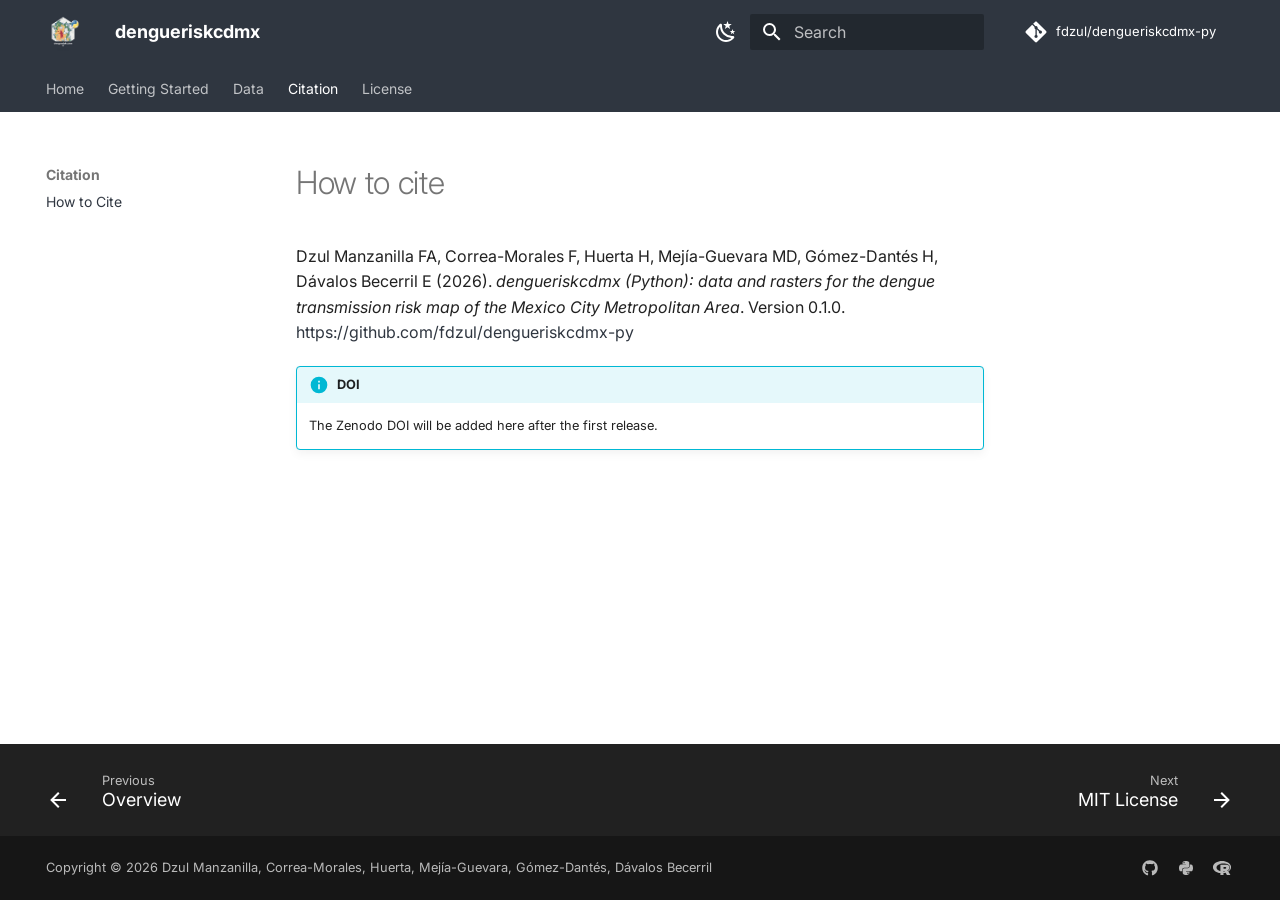
<file: citation/index.html>
<!doctype html>
<html lang="en" class="no-js">
  <head>
    
      <meta charset="utf-8">
      <meta name="viewport" content="width=device-width,initial-scale=1">
      
        <meta name="description" content="Data and rasters for the dengue transmission risk map of the Mexico City Metropolitan Area (Python version of the R package dengueriskcdmx).">
      
      
        <meta name="author" content="Felipe Antonio Dzul Manzanilla">
      
      
        <link rel="canonical" href="https://fdzul.github.io/dengueriskcdmx-py/citation/">
      
      
        <link rel="prev" href="../datasets/">
      
      
        <link rel="next" href="../license/">
      
      
        
      
      
      <link rel="icon" href="../assets/favicon.png">
      <meta name="generator" content="mkdocs-1.6.1, mkdocs-material-9.8.0">
    
    
      
        <title>How to Cite - dengueriskcdmx</title>
      
    
    
      <link rel="stylesheet" href="../assets/stylesheets/main.57a0d79d.min.css">
      
        
        <link rel="stylesheet" href="../assets/stylesheets/palette.fb2fffe2.min.css">
      
      


    
    
      
    
    
      
        
        
        <link rel="preconnect" href="https://fonts.gstatic.com" crossorigin>
        <link rel="stylesheet" href="https://fonts.googleapis.com/css?family=Inter:300,300i,400,400i,700,700i%7CJetBrains+Mono:400,400i,700,700i&display=fallback">
        <style>:root{--md-text-font:"Inter";--md-code-font:"JetBrains Mono"}</style>
      
    
    
      <link rel="stylesheet" href="../stylesheets/extra.css">
    
    <script>__md_scope=new URL("..",location),__md_hash=e=>[...e].reduce(((e,_)=>(e<<5)-e+_.charCodeAt(0)),0),__md_get=(e,_=localStorage,t=__md_scope)=>JSON.parse(_.getItem(t.pathname+"."+e)),__md_set=(e,_,t=localStorage,a=__md_scope)=>{try{t.setItem(a.pathname+"."+e,JSON.stringify(_))}catch(e){}}</script>
    
      

    
    
  </head>
  
  
    
    
      
    
    
    
    
    <body dir="ltr" data-md-color-scheme="default" data-md-color-primary="custom" data-md-color-accent="custom">
  
    
    <input class="md-toggle" data-md-toggle="drawer" type="checkbox" id="__drawer" autocomplete="off">
    <input class="md-toggle" data-md-toggle="search" type="checkbox" id="__search" autocomplete="off">
    <label class="md-overlay" for="__drawer"></label>
    <div data-md-component="skip">
      
        
        <a href="#how-to-cite" class="md-skip">
          Skip to content
        </a>
      
    </div>
    <div data-md-component="announce">
      
    </div>
    
    
      

<header class="md-header" data-md-component="header">
  <nav class="md-header__inner md-grid" aria-label="Header">
    <a href=".." title="dengueriskcdmx" class="md-header__button md-logo" aria-label="dengueriskcdmx" data-md-component="logo">
      
  <img src="../assets/logo.png" alt="logo">

    </a>
    <label class="md-header__button md-icon" for="__drawer">
      
      <svg xmlns="http://www.w3.org/2000/svg" viewBox="0 0 24 24"><path d="M3 6h18v2H3zm0 5h18v2H3zm0 5h18v2H3z"/></svg>
    </label>
    <div class="md-header__title" data-md-component="header-title">
      <div class="md-header__ellipsis">
        <div class="md-header__topic">
          <span class="md-ellipsis">
            dengueriskcdmx
          </span>
        </div>
        <div class="md-header__topic" data-md-component="header-topic">
          <span class="md-ellipsis">
            
              How to Cite
            
          </span>
        </div>
      </div>
    </div>
    
      
        <form class="md-header__option" data-md-component="palette">
  
    
    
    
    <input class="md-option" data-md-color-media="" data-md-color-scheme="default" data-md-color-primary="custom" data-md-color-accent="custom"  aria-label="Dark mode"  type="radio" name="__palette" id="__palette_0">
    
      <label class="md-header__button md-icon" title="Dark mode" for="__palette_1" hidden>
        <svg xmlns="http://www.w3.org/2000/svg" viewBox="0 0 24 24"><path d="m17.75 4.09-2.53 1.94.91 3.06-2.63-1.81-2.63 1.81.91-3.06-2.53-1.94L12.44 4l1.06-3 1.06 3zm3.5 6.91-1.64 1.25.59 1.98-1.7-1.17-1.7 1.17.59-1.98L15.75 11l2.06-.05L18.5 9l.69 1.95zm-2.28 4.95c.83-.08 1.72 1.1 1.19 1.85-.32.45-.66.87-1.08 1.27C15.17 23 8.84 23 4.94 19.07c-3.91-3.9-3.91-10.24 0-14.14.4-.4.82-.76 1.27-1.08.75-.53 1.93.36 1.85 1.19-.27 2.86.69 5.83 2.89 8.02a9.96 9.96 0 0 0 8.02 2.89m-1.64 2.02a12.08 12.08 0 0 1-7.8-3.47c-2.17-2.19-3.33-5-3.49-7.82-2.81 3.14-2.7 7.96.31 10.98 3.02 3.01 7.84 3.12 10.98.31"/></svg>
      </label>
    
  
    
    
    
    <input class="md-option" data-md-color-media="" data-md-color-scheme="slate" data-md-color-primary="custom" data-md-color-accent="custom"  aria-label="Light mode"  type="radio" name="__palette" id="__palette_1">
    
      <label class="md-header__button md-icon" title="Light mode" for="__palette_0" hidden>
        <svg xmlns="http://www.w3.org/2000/svg" viewBox="0 0 24 24"><path d="M12 7a5 5 0 0 1 5 5 5 5 0 0 1-5 5 5 5 0 0 1-5-5 5 5 0 0 1 5-5m0 2a3 3 0 0 0-3 3 3 3 0 0 0 3 3 3 3 0 0 0 3-3 3 3 0 0 0-3-3m0-7 2.39 3.42C13.65 5.15 12.84 5 12 5s-1.65.15-2.39.42zM3.34 7l4.16-.35A7.2 7.2 0 0 0 5.94 8.5c-.44.74-.69 1.5-.83 2.29zm.02 10 1.76-3.77a7.131 7.131 0 0 0 2.38 4.14zM20.65 7l-1.77 3.79a7.02 7.02 0 0 0-2.38-4.15zm-.01 10-4.14.36c.59-.51 1.12-1.14 1.54-1.86.42-.73.69-1.5.83-2.29zM12 22l-2.41-3.44c.74.27 1.55.44 2.41.44.82 0 1.63-.17 2.37-.44z"/></svg>
      </label>
    
  
</form>
      
    
    
      <script>var palette=__md_get("__palette");if(palette&&palette.color){if("(prefers-color-scheme)"===palette.color.media){var media=matchMedia("(prefers-color-scheme: light)"),input=document.querySelector(media.matches?"[data-md-color-media='(prefers-color-scheme: light)']":"[data-md-color-media='(prefers-color-scheme: dark)']");palette.color.media=input.getAttribute("data-md-color-media"),palette.color.scheme=input.getAttribute("data-md-color-scheme"),palette.color.primary=input.getAttribute("data-md-color-primary"),palette.color.accent=input.getAttribute("data-md-color-accent")}for(var[key,value]of Object.entries(palette.color))document.body.setAttribute("data-md-color-"+key,value)}</script>
    
    
    
      
      
        <label class="md-header__button md-icon" for="__search">
          
          <svg xmlns="http://www.w3.org/2000/svg" viewBox="0 0 24 24"><path d="M9.5 3A6.5 6.5 0 0 1 16 9.5c0 1.61-.59 3.09-1.56 4.23l.27.27h.79l5 5-1.5 1.5-5-5v-.79l-.27-.27A6.52 6.52 0 0 1 9.5 16 6.5 6.5 0 0 1 3 9.5 6.5 6.5 0 0 1 9.5 3m0 2C7 5 5 7 5 9.5S7 14 9.5 14 14 12 14 9.5 12 5 9.5 5"/></svg>
        </label>
        <div class="md-search" data-md-component="search" role="dialog">
  <label class="md-search__overlay" for="__search"></label>
  <div class="md-search__inner" role="search">
    <form class="md-search__form" name="search">
      <input type="text" class="md-search__input" name="query" aria-label="Search" placeholder="Search" autocapitalize="off" autocorrect="off" autocomplete="off" spellcheck="false" data-md-component="search-query" required>
      <label class="md-search__icon md-icon" for="__search">
        
        <svg xmlns="http://www.w3.org/2000/svg" viewBox="0 0 24 24"><path d="M9.5 3A6.5 6.5 0 0 1 16 9.5c0 1.61-.59 3.09-1.56 4.23l.27.27h.79l5 5-1.5 1.5-5-5v-.79l-.27-.27A6.52 6.52 0 0 1 9.5 16 6.5 6.5 0 0 1 3 9.5 6.5 6.5 0 0 1 9.5 3m0 2C7 5 5 7 5 9.5S7 14 9.5 14 14 12 14 9.5 12 5 9.5 5"/></svg>
        
        <svg xmlns="http://www.w3.org/2000/svg" viewBox="0 0 24 24"><path d="M20 11v2H8l5.5 5.5-1.42 1.42L4.16 12l7.92-7.92L13.5 5.5 8 11z"/></svg>
      </label>
      <nav class="md-search__options" aria-label="Search">
        
        <button type="reset" class="md-search__icon md-icon" title="Clear" aria-label="Clear" tabindex="-1">
          
          <svg xmlns="http://www.w3.org/2000/svg" viewBox="0 0 24 24"><path d="M19 6.41 17.59 5 12 10.59 6.41 5 5 6.41 10.59 12 5 17.59 6.41 19 12 13.41 17.59 19 19 17.59 13.41 12z"/></svg>
        </button>
      </nav>
      
        <div class="md-search__suggest" data-md-component="search-suggest"></div>
      
    </form>
    <div class="md-search__output">
      <div class="md-search__scrollwrap" tabindex="0" data-md-scrollfix>
        <div class="md-search-result" data-md-component="search-result">
          <div class="md-search-result__meta">
            Initializing search
          </div>
          <ol class="md-search-result__list" role="presentation"></ol>
        </div>
      </div>
    </div>
  </div>
</div>
      
    
    
      <div class="md-header__source">
        <a href="https://github.com/fdzul/dengueriskcdmx-py" title="Go to repository" class="md-source" data-md-component="source">
  <div class="md-source__icon md-icon">
    
    <svg xmlns="http://www.w3.org/2000/svg" viewBox="0 0 448 512"><!--! Font Awesome Free 7.1.0 by @fontawesome - https://fontawesome.com License - https://fontawesome.com/license/free (Icons: CC BY 4.0, Fonts: SIL OFL 1.1, Code: MIT License) Copyright 2025 Fonticons, Inc.--><path d="M439.6 236.1 244 40.5c-5.4-5.5-12.8-8.5-20.4-8.5s-15 3-20.4 8.4L162.5 81l51.5 51.5c27.1-9.1 52.7 16.8 43.4 43.7l49.7 49.7c34.2-11.8 61.2 31 35.5 56.7-26.5 26.5-70.2-2.9-56-37.3L240.3 199v121.9c25.3 12.5 22.3 41.8 9.1 55-6.4 6.4-15.2 10.1-24.3 10.1s-17.8-3.6-24.3-10.1c-17.6-17.6-11.1-46.9 11.2-56v-123c-20.8-8.5-24.6-30.7-18.6-45L142.6 101 8.5 235.1C3 240.6 0 247.9 0 255.5s3 15 8.5 20.4l195.6 195.7c5.4 5.4 12.7 8.4 20.4 8.4s15-3 20.4-8.4l194.7-194.7c5.4-5.4 8.4-12.8 8.4-20.4s-3-15-8.4-20.4"/></svg>
  </div>
  <div class="md-source__repository">
    fdzul/dengueriskcdmx-py
  </div>
</a>
      </div>
    
  </nav>
  
</header>
    
    <div class="md-container" data-md-component="container">
      
      
        
          
            
<nav class="md-tabs" aria-label="Tabs" data-md-component="tabs">
  <div class="md-grid">
    <ul class="md-tabs__list">
      
        
  
  
  
  
    <li class="md-tabs__item">
      <a href=".." class="md-tabs__link">
        
  
  
    
  
  Home

      </a>
    </li>
  

      
        
  
  
  
  
    
    
      <li class="md-tabs__item">
        <a href="../quickstart/" class="md-tabs__link">
          
  
  
  Getting Started

        </a>
      </li>
    
  

      
        
  
  
  
  
    
    
      <li class="md-tabs__item">
        <a href="../datasets/" class="md-tabs__link">
          
  
  
  Data

        </a>
      </li>
    
  

      
        
  
  
  
    
  
  
    
    
      <li class="md-tabs__item md-tabs__item--active">
        <a href="./" class="md-tabs__link">
          
  
  
  Citation

        </a>
      </li>
    
  

      
        
  
  
  
  
    
    
      <li class="md-tabs__item">
        <a href="../license/" class="md-tabs__link">
          
  
  
  License

        </a>
      </li>
    
  

      
    </ul>
  </div>
</nav>
          
        
      
      <main class="md-main" data-md-component="main">
        <div class="md-main__inner md-grid">
          
            
              
              <div class="md-sidebar md-sidebar--primary" data-md-component="sidebar" data-md-type="navigation" >
                <div class="md-sidebar__scrollwrap">
                  <div class="md-sidebar__inner">
                    


  


<nav class="md-nav md-nav--primary md-nav--lifted" aria-label="Navigation" data-md-level="0">
  <label class="md-nav__title" for="__drawer">
    <a href=".." title="dengueriskcdmx" class="md-nav__button md-logo" aria-label="dengueriskcdmx" data-md-component="logo">
      
  <img src="../assets/logo.png" alt="logo">

    </a>
    dengueriskcdmx
  </label>
  
    <div class="md-nav__source">
      <a href="https://github.com/fdzul/dengueriskcdmx-py" title="Go to repository" class="md-source" data-md-component="source">
  <div class="md-source__icon md-icon">
    
    <svg xmlns="http://www.w3.org/2000/svg" viewBox="0 0 448 512"><!--! Font Awesome Free 7.1.0 by @fontawesome - https://fontawesome.com License - https://fontawesome.com/license/free (Icons: CC BY 4.0, Fonts: SIL OFL 1.1, Code: MIT License) Copyright 2025 Fonticons, Inc.--><path d="M439.6 236.1 244 40.5c-5.4-5.5-12.8-8.5-20.4-8.5s-15 3-20.4 8.4L162.5 81l51.5 51.5c27.1-9.1 52.7 16.8 43.4 43.7l49.7 49.7c34.2-11.8 61.2 31 35.5 56.7-26.5 26.5-70.2-2.9-56-37.3L240.3 199v121.9c25.3 12.5 22.3 41.8 9.1 55-6.4 6.4-15.2 10.1-24.3 10.1s-17.8-3.6-24.3-10.1c-17.6-17.6-11.1-46.9 11.2-56v-123c-20.8-8.5-24.6-30.7-18.6-45L142.6 101 8.5 235.1C3 240.6 0 247.9 0 255.5s3 15 8.5 20.4l195.6 195.7c5.4 5.4 12.7 8.4 20.4 8.4s15-3 20.4-8.4l194.7-194.7c5.4-5.4 8.4-12.8 8.4-20.4s-3-15-8.4-20.4"/></svg>
  </div>
  <div class="md-source__repository">
    fdzul/dengueriskcdmx-py
  </div>
</a>
    </div>
  
  <ul class="md-nav__list" data-md-scrollfix>
    
      
      
  
  
  
  
    <li class="md-nav__item">
      <a href=".." class="md-nav__link">
        
  
  
  <span class="md-ellipsis">
    
  
    Home
  

    
  </span>
  
  

      </a>
    </li>
  

    
      
      
  
  
  
  
    
    
    
    
      
      
        
      
    
    
    <li class="md-nav__item md-nav__item--nested">
      
        
        
        <input class="md-nav__toggle md-toggle " type="checkbox" id="__nav_2" >
        
          
          <label class="md-nav__link" for="__nav_2" id="__nav_2_label" tabindex="0">
            
  
  
  <span class="md-ellipsis">
    
  
    Getting Started
  

    
  </span>
  
  

            <span class="md-nav__icon md-icon"></span>
          </label>
        
        <nav class="md-nav" data-md-level="1" aria-labelledby="__nav_2_label" aria-expanded="false">
          <label class="md-nav__title" for="__nav_2">
            <span class="md-nav__icon md-icon"></span>
            
  
    Getting Started
  

          </label>
          <ul class="md-nav__list" data-md-scrollfix>
            
              
                
  
  
  
  
    <li class="md-nav__item">
      <a href="../quickstart/" class="md-nav__link">
        
  
  
  <span class="md-ellipsis">
    
  
    Quick Start
  

    
  </span>
  
  

      </a>
    </li>
  

              
            
          </ul>
        </nav>
      
    </li>
  

    
      
      
  
  
  
  
    
    
    
    
      
      
        
      
    
    
    <li class="md-nav__item md-nav__item--nested">
      
        
        
        <input class="md-nav__toggle md-toggle " type="checkbox" id="__nav_3" >
        
          
          <label class="md-nav__link" for="__nav_3" id="__nav_3_label" tabindex="0">
            
  
  
  <span class="md-ellipsis">
    
  
    Data
  

    
  </span>
  
  

            <span class="md-nav__icon md-icon"></span>
          </label>
        
        <nav class="md-nav" data-md-level="1" aria-labelledby="__nav_3_label" aria-expanded="false">
          <label class="md-nav__title" for="__nav_3">
            <span class="md-nav__icon md-icon"></span>
            
  
    Data
  

          </label>
          <ul class="md-nav__list" data-md-scrollfix>
            
              
                
  
  
  
  
    <li class="md-nav__item">
      <a href="../datasets/" class="md-nav__link">
        
  
  
  <span class="md-ellipsis">
    
  
    Overview
  

    
  </span>
  
  

      </a>
    </li>
  

              
            
          </ul>
        </nav>
      
    </li>
  

    
      
      
  
  
    
  
  
  
    
    
    
    
      
        
        
      
      
        
      
    
    
    <li class="md-nav__item md-nav__item--active md-nav__item--section md-nav__item--nested">
      
        
        
        <input class="md-nav__toggle md-toggle " type="checkbox" id="__nav_4" checked>
        
          
          <label class="md-nav__link" for="__nav_4" id="__nav_4_label" tabindex="">
            
  
  
  <span class="md-ellipsis">
    
  
    Citation
  

    
  </span>
  
  

            <span class="md-nav__icon md-icon"></span>
          </label>
        
        <nav class="md-nav" data-md-level="1" aria-labelledby="__nav_4_label" aria-expanded="true">
          <label class="md-nav__title" for="__nav_4">
            <span class="md-nav__icon md-icon"></span>
            
  
    Citation
  

          </label>
          <ul class="md-nav__list" data-md-scrollfix>
            
              
                
  
  
    
  
  
  
    <li class="md-nav__item md-nav__item--active">
      
      <input class="md-nav__toggle md-toggle" type="checkbox" id="__toc">
      
      
        
      
      
      <a href="./" class="md-nav__link md-nav__link--active">
        
  
  
  <span class="md-ellipsis">
    
  
    How to Cite
  

    
  </span>
  
  

      </a>
      
    </li>
  

              
            
          </ul>
        </nav>
      
    </li>
  

    
      
      
  
  
  
  
    
    
    
    
      
      
        
      
    
    
    <li class="md-nav__item md-nav__item--nested">
      
        
        
        <input class="md-nav__toggle md-toggle " type="checkbox" id="__nav_5" >
        
          
          <label class="md-nav__link" for="__nav_5" id="__nav_5_label" tabindex="0">
            
  
  
  <span class="md-ellipsis">
    
  
    License
  

    
  </span>
  
  

            <span class="md-nav__icon md-icon"></span>
          </label>
        
        <nav class="md-nav" data-md-level="1" aria-labelledby="__nav_5_label" aria-expanded="false">
          <label class="md-nav__title" for="__nav_5">
            <span class="md-nav__icon md-icon"></span>
            
  
    License
  

          </label>
          <ul class="md-nav__list" data-md-scrollfix>
            
              
                
  
  
  
  
    <li class="md-nav__item">
      <a href="../license/" class="md-nav__link">
        
  
  
  <span class="md-ellipsis">
    
  
    MIT License
  

    
  </span>
  
  

      </a>
    </li>
  

              
            
          </ul>
        </nav>
      
    </li>
  

    
  </ul>
</nav>
                  </div>
                </div>
              </div>
            
            
              
              <div class="md-sidebar md-sidebar--secondary" data-md-component="sidebar" data-md-type="toc" >
                <div class="md-sidebar__scrollwrap">
                  <div class="md-sidebar__inner">
                    

<nav class="md-nav md-nav--secondary" aria-label="Table of contents">
  
  
  
    
  
  
</nav>
                  </div>
                </div>
              </div>
            
          
          
            <div class="md-content" data-md-component="content">
              
              <article class="md-content__inner md-typeset">
                
                  


  
  


<h1 id="how-to-cite">How to cite<a class="headerlink" href="#how-to-cite" title="Permanent link">&para;</a></h1>
<p>Dzul Manzanilla FA, Correa-Morales F, Huerta H, Mejía-Guevara MD, Gómez-Dantés H, Dávalos Becerril E (2026). <em>dengueriskcdmx (Python): data and rasters for the dengue transmission risk map of the Mexico City Metropolitan Area</em>. Version 0.1.0. <a href="https://github.com/fdzul/dengueriskcdmx-py">https://github.com/fdzul/dengueriskcdmx-py</a></p>
<div class="admonition info">
<p class="admonition-title">DOI</p>
<p>The Zenodo DOI will be added here after the first release.</p>
</div>












                
              </article>
            </div>
          
          
<script>var target=document.getElementById(location.hash.slice(1));target&&target.name&&(target.checked=target.name.startsWith("__tabbed_"))</script>
        </div>
        
          <button type="button" class="md-top md-icon" data-md-component="top" hidden>
  
  <svg xmlns="http://www.w3.org/2000/svg" viewBox="0 0 24 24"><path d="M13 20h-2V8l-5.5 5.5-1.42-1.42L12 4.16l7.92 7.92-1.42 1.42L13 8z"/></svg>
  Back to top
</button>
        
      </main>
      
        <footer class="md-footer">
  
    
      
      <nav class="md-footer__inner md-grid" aria-label="Footer" >
        
          
          <a href="../datasets/" class="md-footer__link md-footer__link--prev" aria-label="Previous: Overview">
            <div class="md-footer__button md-icon">
              
              <svg xmlns="http://www.w3.org/2000/svg" viewBox="0 0 24 24"><path d="M20 11v2H8l5.5 5.5-1.42 1.42L4.16 12l7.92-7.92L13.5 5.5 8 11z"/></svg>
            </div>
            <div class="md-footer__title">
              <span class="md-footer__direction">
                Previous
              </span>
              <div class="md-ellipsis">
                Overview
              </div>
            </div>
          </a>
        
        
          
          <a href="../license/" class="md-footer__link md-footer__link--next" aria-label="Next: MIT License">
            <div class="md-footer__title">
              <span class="md-footer__direction">
                Next
              </span>
              <div class="md-ellipsis">
                MIT License
              </div>
            </div>
            <div class="md-footer__button md-icon">
              
              <svg xmlns="http://www.w3.org/2000/svg" viewBox="0 0 24 24"><path d="M4 11v2h12l-5.5 5.5 1.42 1.42L19.84 12l-7.92-7.92L10.5 5.5 16 11z"/></svg>
            </div>
          </a>
        
      </nav>
    
  
  <div class="md-footer-meta md-typeset">
    <div class="md-footer-meta__inner md-grid">
      <div class="md-copyright">
  
    <div class="md-copyright__highlight">
      Copyright © 2026 Dzul Manzanilla, Correa-Morales, Huerta, Mejía-Guevara, Gómez-Dantés, Dávalos Becerril
    </div>
  
  
</div>
      
        
<div class="md-social">
  
    
    
    
    
      
      
    
    <a href="https://github.com/fdzul/dengueriskcdmx-py" target="_blank" rel="noopener" title="github.com" class="md-social__link">
      <svg xmlns="http://www.w3.org/2000/svg" viewBox="0 0 512 512"><!--! Font Awesome Free 7.1.0 by @fontawesome - https://fontawesome.com License - https://fontawesome.com/license/free (Icons: CC BY 4.0, Fonts: SIL OFL 1.1, Code: MIT License) Copyright 2025 Fonticons, Inc.--><path d="M173.9 397.4c0 2-2.3 3.6-5.2 3.6-3.3.3-5.6-1.3-5.6-3.6 0-2 2.3-3.6 5.2-3.6 3-.3 5.6 1.3 5.6 3.6m-31.1-4.5c-.7 2 1.3 4.3 4.3 4.9 2.6 1 5.6 0 6.2-2s-1.3-4.3-4.3-5.2c-2.6-.7-5.5.3-6.2 2.3m44.2-1.7c-2.9.7-4.9 2.6-4.6 4.9.3 2 2.9 3.3 5.9 2.6 2.9-.7 4.9-2.6 4.6-4.6-.3-1.9-3-3.2-5.9-2.9M252.8 8C114.1 8 8 113.3 8 252c0 110.9 69.8 205.8 169.5 239.2 12.8 2.3 17.3-5.6 17.3-12.1 0-6.2-.3-40.4-.3-61.4 0 0-70 15-84.7-29.8 0 0-11.4-29.1-27.8-36.6 0 0-22.9-15.7 1.6-15.4 0 0 24.9 2 38.6 25.8 21.9 38.6 58.6 27.5 72.9 20.9 2.3-16 8.8-27.1 16-33.7-55.9-6.2-112.3-14.3-112.3-110.5 0-27.5 7.6-41.3 23.6-58.9-2.6-6.5-11.1-33.3 2.6-67.9 20.9-6.5 69 27 69 27 20-5.6 41.5-8.5 62.8-8.5s42.8 2.9 62.8 8.5c0 0 48.1-33.6 69-27 13.7 34.7 5.2 61.4 2.6 67.9 16 17.7 25.8 31.5 25.8 58.9 0 96.5-58.9 104.2-114.8 110.5 9.2 7.9 17 22.9 17 46.4 0 33.7-.3 75.4-.3 83.6 0 6.5 4.6 14.4 17.3 12.1C436.2 457.8 504 362.9 504 252 504 113.3 391.5 8 252.8 8M105.2 352.9c-1.3 1-1 3.3.7 5.2 1.6 1.6 3.9 2.3 5.2 1 1.3-1 1-3.3-.7-5.2-1.6-1.6-3.9-2.3-5.2-1m-10.8-8.1c-.7 1.3.3 2.9 2.3 3.9 1.6 1 3.6.7 4.3-.7.7-1.3-.3-2.9-2.3-3.9-2-.6-3.6-.3-4.3.7m32.4 35.6c-1.6 1.3-1 4.3 1.3 6.2 2.3 2.3 5.2 2.6 6.5 1 1.3-1.3.7-4.3-1.3-6.2-2.2-2.3-5.2-2.6-6.5-1m-11.4-14.7c-1.6 1-1.6 3.6 0 5.9s4.3 3.3 5.6 2.3c1.6-1.3 1.6-3.9 0-6.2-1.4-2.3-4-3.3-5.6-2"/></svg>
    </a>
  
    
    
    
    
      
      
    
    <a href="https://pypi.org/project/dengueriskcdmx/" target="_blank" rel="noopener" title="pypi.org" class="md-social__link">
      <svg xmlns="http://www.w3.org/2000/svg" viewBox="0 0 448 512"><!--! Font Awesome Free 7.1.0 by @fontawesome - https://fontawesome.com License - https://fontawesome.com/license/free (Icons: CC BY 4.0, Fonts: SIL OFL 1.1, Code: MIT License) Copyright 2025 Fonticons, Inc.--><path d="M439.8 200.5c-7.7-30.9-22.3-54.2-53.4-54.2h-40.1v47.4c0 36.8-31.2 67.8-66.8 67.8H172.7c-29.2 0-53.4 25-53.4 54.3v101.8c0 29 25.2 46 53.4 54.3 33.8 9.9 66.3 11.7 106.8 0 26.9-7.8 53.4-23.5 53.4-54.3v-40.7H226.2v-13.6h160.2c31.1 0 42.6-21.7 53.4-54.2 11.2-33.5 10.7-65.7 0-108.6M286.2 444.7a20.4 20.4 0 1 1 0-40.7 20.4 20.4 0 1 1 0 40.7M167.8 248.1h106.8c29.7 0 53.4-24.5 53.4-54.3V91.9c0-29-24.4-50.7-53.4-55.6-35.8-5.9-74.7-5.6-106.8.1-45.2 8-53.4 24.7-53.4 55.6v40.7h106.9v13.6h-147c-31.1 0-58.3 18.7-66.8 54.2-9.8 40.7-10.2 66.1 0 108.6 7.6 31.6 25.7 54.2 56.8 54.2H101v-48.8c0-35.3 30.5-66.4 66.8-66.4m-6.6-183.4a20.4 20.4 0 1 1 0 40.8 20.4 20.4 0 1 1 0-40.8"/></svg>
    </a>
  
    
    
    
    
      
      
    
    <a href="https://fdzul.github.io/dengueriskcdmx/" target="_blank" rel="noopener" title="fdzul.github.io" class="md-social__link">
      <svg xmlns="http://www.w3.org/2000/svg" viewBox="0 0 576 512"><!--! Font Awesome Free 7.1.0 by @fontawesome - https://fontawesome.com License - https://fontawesome.com/license/free (Icons: CC BY 4.0, Fonts: SIL OFL 1.1, Code: MIT License) Copyright 2025 Fonticons, Inc.--><path d="M578.5 226.6C578.5 119.1 448.4 32 288 32S-2.5 119.1-2.5 226.6c0 95.8 103.3 175.4 239.4 191.5V480H336v-61.5c24.3-2.7 47.6-7.4 69.4-13.9l40.1 75.4h112l-67.4-113.7c54.5-35.4 88.4-84.9 88.4-139.7m-466.8 14.5c0-73.5 98.9-133 220.8-133s211.9 40.7 211.9 133c0 50.1-26.5 85-70.3 106.4-2.4-1.6-4.7-2.9-6.4-3.7-10.2-5.2-27.8-10.5-27.8-10.5s86.6-6.4 86.6-92.7-90.6-87.9-90.6-87.9h-199V361c-74.1-21.5-125.2-67.1-125.2-119.9m225.1 38.3v-55.6c57.8 0 87.8-6.8 87.8 27.3 0 36.5-38.2 28.3-87.8 28.3m-.9 72.5h26.6c10.8 0 18.9 11.7 24 19.2-16.1 1.9-33 2.8-50.6 2.9z"/></svg>
    </a>
  
</div>
      
    </div>
  </div>
</footer>
      
    </div>
    <div class="md-dialog" data-md-component="dialog">
      <div class="md-dialog__inner md-typeset"></div>
    </div>
    
    
    
      
      
      <script id="__config" type="application/json">{"annotate": null, "base": "..", "features": ["navigation.instant", "navigation.tabs", "navigation.sections", "navigation.top", "navigation.footer", "search.highlight", "search.suggest", "toc.follow", "content.code.copy"], "search": "../assets/javascripts/workers/search.a7633da7.min.js", "tags": null, "translations": {"clipboard.copied": "Copied to clipboard", "clipboard.copy": "Copy to clipboard", "search.result.more.one": "1 more on this page", "search.result.more.other": "# more on this page", "search.result.none": "No matching documents", "search.result.one": "1 matching document", "search.result.other": "# matching documents", "search.result.placeholder": "Type to start searching", "search.result.term.missing": "Missing", "select.version": "Select version"}, "version": null}</script>
    
    
      <script src="../assets/javascripts/bundle.c21346df.min.js"></script>
      
    
  </body>
</html>
</file>
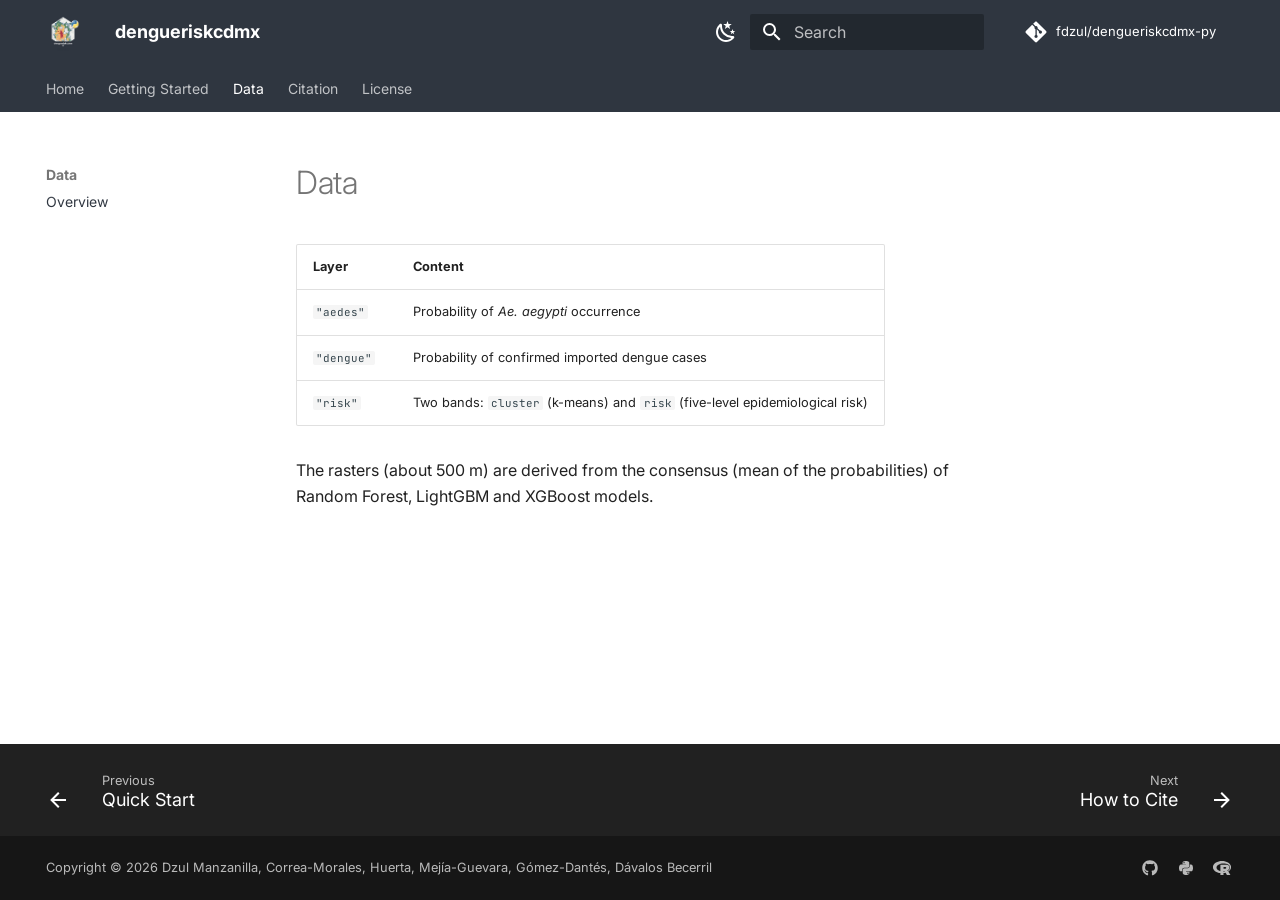
<file: datasets/index.html>
<!doctype html>
<html lang="en" class="no-js">
  <head>
    
      <meta charset="utf-8">
      <meta name="viewport" content="width=device-width,initial-scale=1">
      
        <meta name="description" content="Data and rasters for the dengue transmission risk map of the Mexico City Metropolitan Area (Python version of the R package dengueriskcdmx).">
      
      
        <meta name="author" content="Felipe Antonio Dzul Manzanilla">
      
      
        <link rel="canonical" href="https://fdzul.github.io/dengueriskcdmx-py/datasets/">
      
      
        <link rel="prev" href="../quickstart/">
      
      
        <link rel="next" href="../citation/">
      
      
        
      
      
      <link rel="icon" href="../assets/favicon.png">
      <meta name="generator" content="mkdocs-1.6.1, mkdocs-material-9.8.0">
    
    
      
        <title>Overview - dengueriskcdmx</title>
      
    
    
      <link rel="stylesheet" href="../assets/stylesheets/main.57a0d79d.min.css">
      
        
        <link rel="stylesheet" href="../assets/stylesheets/palette.fb2fffe2.min.css">
      
      


    
    
      
    
    
      
        
        
        <link rel="preconnect" href="https://fonts.gstatic.com" crossorigin>
        <link rel="stylesheet" href="https://fonts.googleapis.com/css?family=Inter:300,300i,400,400i,700,700i%7CJetBrains+Mono:400,400i,700,700i&display=fallback">
        <style>:root{--md-text-font:"Inter";--md-code-font:"JetBrains Mono"}</style>
      
    
    
      <link rel="stylesheet" href="../stylesheets/extra.css">
    
    <script>__md_scope=new URL("..",location),__md_hash=e=>[...e].reduce(((e,_)=>(e<<5)-e+_.charCodeAt(0)),0),__md_get=(e,_=localStorage,t=__md_scope)=>JSON.parse(_.getItem(t.pathname+"."+e)),__md_set=(e,_,t=localStorage,a=__md_scope)=>{try{t.setItem(a.pathname+"."+e,JSON.stringify(_))}catch(e){}}</script>
    
      

    
    
  </head>
  
  
    
    
      
    
    
    
    
    <body dir="ltr" data-md-color-scheme="default" data-md-color-primary="custom" data-md-color-accent="custom">
  
    
    <input class="md-toggle" data-md-toggle="drawer" type="checkbox" id="__drawer" autocomplete="off">
    <input class="md-toggle" data-md-toggle="search" type="checkbox" id="__search" autocomplete="off">
    <label class="md-overlay" for="__drawer"></label>
    <div data-md-component="skip">
      
        
        <a href="#data" class="md-skip">
          Skip to content
        </a>
      
    </div>
    <div data-md-component="announce">
      
    </div>
    
    
      

<header class="md-header" data-md-component="header">
  <nav class="md-header__inner md-grid" aria-label="Header">
    <a href=".." title="dengueriskcdmx" class="md-header__button md-logo" aria-label="dengueriskcdmx" data-md-component="logo">
      
  <img src="../assets/logo.png" alt="logo">

    </a>
    <label class="md-header__button md-icon" for="__drawer">
      
      <svg xmlns="http://www.w3.org/2000/svg" viewBox="0 0 24 24"><path d="M3 6h18v2H3zm0 5h18v2H3zm0 5h18v2H3z"/></svg>
    </label>
    <div class="md-header__title" data-md-component="header-title">
      <div class="md-header__ellipsis">
        <div class="md-header__topic">
          <span class="md-ellipsis">
            dengueriskcdmx
          </span>
        </div>
        <div class="md-header__topic" data-md-component="header-topic">
          <span class="md-ellipsis">
            
              Overview
            
          </span>
        </div>
      </div>
    </div>
    
      
        <form class="md-header__option" data-md-component="palette">
  
    
    
    
    <input class="md-option" data-md-color-media="" data-md-color-scheme="default" data-md-color-primary="custom" data-md-color-accent="custom"  aria-label="Dark mode"  type="radio" name="__palette" id="__palette_0">
    
      <label class="md-header__button md-icon" title="Dark mode" for="__palette_1" hidden>
        <svg xmlns="http://www.w3.org/2000/svg" viewBox="0 0 24 24"><path d="m17.75 4.09-2.53 1.94.91 3.06-2.63-1.81-2.63 1.81.91-3.06-2.53-1.94L12.44 4l1.06-3 1.06 3zm3.5 6.91-1.64 1.25.59 1.98-1.7-1.17-1.7 1.17.59-1.98L15.75 11l2.06-.05L18.5 9l.69 1.95zm-2.28 4.95c.83-.08 1.72 1.1 1.19 1.85-.32.45-.66.87-1.08 1.27C15.17 23 8.84 23 4.94 19.07c-3.91-3.9-3.91-10.24 0-14.14.4-.4.82-.76 1.27-1.08.75-.53 1.93.36 1.85 1.19-.27 2.86.69 5.83 2.89 8.02a9.96 9.96 0 0 0 8.02 2.89m-1.64 2.02a12.08 12.08 0 0 1-7.8-3.47c-2.17-2.19-3.33-5-3.49-7.82-2.81 3.14-2.7 7.96.31 10.98 3.02 3.01 7.84 3.12 10.98.31"/></svg>
      </label>
    
  
    
    
    
    <input class="md-option" data-md-color-media="" data-md-color-scheme="slate" data-md-color-primary="custom" data-md-color-accent="custom"  aria-label="Light mode"  type="radio" name="__palette" id="__palette_1">
    
      <label class="md-header__button md-icon" title="Light mode" for="__palette_0" hidden>
        <svg xmlns="http://www.w3.org/2000/svg" viewBox="0 0 24 24"><path d="M12 7a5 5 0 0 1 5 5 5 5 0 0 1-5 5 5 5 0 0 1-5-5 5 5 0 0 1 5-5m0 2a3 3 0 0 0-3 3 3 3 0 0 0 3 3 3 3 0 0 0 3-3 3 3 0 0 0-3-3m0-7 2.39 3.42C13.65 5.15 12.84 5 12 5s-1.65.15-2.39.42zM3.34 7l4.16-.35A7.2 7.2 0 0 0 5.94 8.5c-.44.74-.69 1.5-.83 2.29zm.02 10 1.76-3.77a7.131 7.131 0 0 0 2.38 4.14zM20.65 7l-1.77 3.79a7.02 7.02 0 0 0-2.38-4.15zm-.01 10-4.14.36c.59-.51 1.12-1.14 1.54-1.86.42-.73.69-1.5.83-2.29zM12 22l-2.41-3.44c.74.27 1.55.44 2.41.44.82 0 1.63-.17 2.37-.44z"/></svg>
      </label>
    
  
</form>
      
    
    
      <script>var palette=__md_get("__palette");if(palette&&palette.color){if("(prefers-color-scheme)"===palette.color.media){var media=matchMedia("(prefers-color-scheme: light)"),input=document.querySelector(media.matches?"[data-md-color-media='(prefers-color-scheme: light)']":"[data-md-color-media='(prefers-color-scheme: dark)']");palette.color.media=input.getAttribute("data-md-color-media"),palette.color.scheme=input.getAttribute("data-md-color-scheme"),palette.color.primary=input.getAttribute("data-md-color-primary"),palette.color.accent=input.getAttribute("data-md-color-accent")}for(var[key,value]of Object.entries(palette.color))document.body.setAttribute("data-md-color-"+key,value)}</script>
    
    
    
      
      
        <label class="md-header__button md-icon" for="__search">
          
          <svg xmlns="http://www.w3.org/2000/svg" viewBox="0 0 24 24"><path d="M9.5 3A6.5 6.5 0 0 1 16 9.5c0 1.61-.59 3.09-1.56 4.23l.27.27h.79l5 5-1.5 1.5-5-5v-.79l-.27-.27A6.52 6.52 0 0 1 9.5 16 6.5 6.5 0 0 1 3 9.5 6.5 6.5 0 0 1 9.5 3m0 2C7 5 5 7 5 9.5S7 14 9.5 14 14 12 14 9.5 12 5 9.5 5"/></svg>
        </label>
        <div class="md-search" data-md-component="search" role="dialog">
  <label class="md-search__overlay" for="__search"></label>
  <div class="md-search__inner" role="search">
    <form class="md-search__form" name="search">
      <input type="text" class="md-search__input" name="query" aria-label="Search" placeholder="Search" autocapitalize="off" autocorrect="off" autocomplete="off" spellcheck="false" data-md-component="search-query" required>
      <label class="md-search__icon md-icon" for="__search">
        
        <svg xmlns="http://www.w3.org/2000/svg" viewBox="0 0 24 24"><path d="M9.5 3A6.5 6.5 0 0 1 16 9.5c0 1.61-.59 3.09-1.56 4.23l.27.27h.79l5 5-1.5 1.5-5-5v-.79l-.27-.27A6.52 6.52 0 0 1 9.5 16 6.5 6.5 0 0 1 3 9.5 6.5 6.5 0 0 1 9.5 3m0 2C7 5 5 7 5 9.5S7 14 9.5 14 14 12 14 9.5 12 5 9.5 5"/></svg>
        
        <svg xmlns="http://www.w3.org/2000/svg" viewBox="0 0 24 24"><path d="M20 11v2H8l5.5 5.5-1.42 1.42L4.16 12l7.92-7.92L13.5 5.5 8 11z"/></svg>
      </label>
      <nav class="md-search__options" aria-label="Search">
        
        <button type="reset" class="md-search__icon md-icon" title="Clear" aria-label="Clear" tabindex="-1">
          
          <svg xmlns="http://www.w3.org/2000/svg" viewBox="0 0 24 24"><path d="M19 6.41 17.59 5 12 10.59 6.41 5 5 6.41 10.59 12 5 17.59 6.41 19 12 13.41 17.59 19 19 17.59 13.41 12z"/></svg>
        </button>
      </nav>
      
        <div class="md-search__suggest" data-md-component="search-suggest"></div>
      
    </form>
    <div class="md-search__output">
      <div class="md-search__scrollwrap" tabindex="0" data-md-scrollfix>
        <div class="md-search-result" data-md-component="search-result">
          <div class="md-search-result__meta">
            Initializing search
          </div>
          <ol class="md-search-result__list" role="presentation"></ol>
        </div>
      </div>
    </div>
  </div>
</div>
      
    
    
      <div class="md-header__source">
        <a href="https://github.com/fdzul/dengueriskcdmx-py" title="Go to repository" class="md-source" data-md-component="source">
  <div class="md-source__icon md-icon">
    
    <svg xmlns="http://www.w3.org/2000/svg" viewBox="0 0 448 512"><!--! Font Awesome Free 7.1.0 by @fontawesome - https://fontawesome.com License - https://fontawesome.com/license/free (Icons: CC BY 4.0, Fonts: SIL OFL 1.1, Code: MIT License) Copyright 2025 Fonticons, Inc.--><path d="M439.6 236.1 244 40.5c-5.4-5.5-12.8-8.5-20.4-8.5s-15 3-20.4 8.4L162.5 81l51.5 51.5c27.1-9.1 52.7 16.8 43.4 43.7l49.7 49.7c34.2-11.8 61.2 31 35.5 56.7-26.5 26.5-70.2-2.9-56-37.3L240.3 199v121.9c25.3 12.5 22.3 41.8 9.1 55-6.4 6.4-15.2 10.1-24.3 10.1s-17.8-3.6-24.3-10.1c-17.6-17.6-11.1-46.9 11.2-56v-123c-20.8-8.5-24.6-30.7-18.6-45L142.6 101 8.5 235.1C3 240.6 0 247.9 0 255.5s3 15 8.5 20.4l195.6 195.7c5.4 5.4 12.7 8.4 20.4 8.4s15-3 20.4-8.4l194.7-194.7c5.4-5.4 8.4-12.8 8.4-20.4s-3-15-8.4-20.4"/></svg>
  </div>
  <div class="md-source__repository">
    fdzul/dengueriskcdmx-py
  </div>
</a>
      </div>
    
  </nav>
  
</header>
    
    <div class="md-container" data-md-component="container">
      
      
        
          
            
<nav class="md-tabs" aria-label="Tabs" data-md-component="tabs">
  <div class="md-grid">
    <ul class="md-tabs__list">
      
        
  
  
  
  
    <li class="md-tabs__item">
      <a href=".." class="md-tabs__link">
        
  
  
    
  
  Home

      </a>
    </li>
  

      
        
  
  
  
  
    
    
      <li class="md-tabs__item">
        <a href="../quickstart/" class="md-tabs__link">
          
  
  
  Getting Started

        </a>
      </li>
    
  

      
        
  
  
  
    
  
  
    
    
      <li class="md-tabs__item md-tabs__item--active">
        <a href="./" class="md-tabs__link">
          
  
  
  Data

        </a>
      </li>
    
  

      
        
  
  
  
  
    
    
      <li class="md-tabs__item">
        <a href="../citation/" class="md-tabs__link">
          
  
  
  Citation

        </a>
      </li>
    
  

      
        
  
  
  
  
    
    
      <li class="md-tabs__item">
        <a href="../license/" class="md-tabs__link">
          
  
  
  License

        </a>
      </li>
    
  

      
    </ul>
  </div>
</nav>
          
        
      
      <main class="md-main" data-md-component="main">
        <div class="md-main__inner md-grid">
          
            
              
              <div class="md-sidebar md-sidebar--primary" data-md-component="sidebar" data-md-type="navigation" >
                <div class="md-sidebar__scrollwrap">
                  <div class="md-sidebar__inner">
                    


  


<nav class="md-nav md-nav--primary md-nav--lifted" aria-label="Navigation" data-md-level="0">
  <label class="md-nav__title" for="__drawer">
    <a href=".." title="dengueriskcdmx" class="md-nav__button md-logo" aria-label="dengueriskcdmx" data-md-component="logo">
      
  <img src="../assets/logo.png" alt="logo">

    </a>
    dengueriskcdmx
  </label>
  
    <div class="md-nav__source">
      <a href="https://github.com/fdzul/dengueriskcdmx-py" title="Go to repository" class="md-source" data-md-component="source">
  <div class="md-source__icon md-icon">
    
    <svg xmlns="http://www.w3.org/2000/svg" viewBox="0 0 448 512"><!--! Font Awesome Free 7.1.0 by @fontawesome - https://fontawesome.com License - https://fontawesome.com/license/free (Icons: CC BY 4.0, Fonts: SIL OFL 1.1, Code: MIT License) Copyright 2025 Fonticons, Inc.--><path d="M439.6 236.1 244 40.5c-5.4-5.5-12.8-8.5-20.4-8.5s-15 3-20.4 8.4L162.5 81l51.5 51.5c27.1-9.1 52.7 16.8 43.4 43.7l49.7 49.7c34.2-11.8 61.2 31 35.5 56.7-26.5 26.5-70.2-2.9-56-37.3L240.3 199v121.9c25.3 12.5 22.3 41.8 9.1 55-6.4 6.4-15.2 10.1-24.3 10.1s-17.8-3.6-24.3-10.1c-17.6-17.6-11.1-46.9 11.2-56v-123c-20.8-8.5-24.6-30.7-18.6-45L142.6 101 8.5 235.1C3 240.6 0 247.9 0 255.5s3 15 8.5 20.4l195.6 195.7c5.4 5.4 12.7 8.4 20.4 8.4s15-3 20.4-8.4l194.7-194.7c5.4-5.4 8.4-12.8 8.4-20.4s-3-15-8.4-20.4"/></svg>
  </div>
  <div class="md-source__repository">
    fdzul/dengueriskcdmx-py
  </div>
</a>
    </div>
  
  <ul class="md-nav__list" data-md-scrollfix>
    
      
      
  
  
  
  
    <li class="md-nav__item">
      <a href=".." class="md-nav__link">
        
  
  
  <span class="md-ellipsis">
    
  
    Home
  

    
  </span>
  
  

      </a>
    </li>
  

    
      
      
  
  
  
  
    
    
    
    
      
      
        
      
    
    
    <li class="md-nav__item md-nav__item--nested">
      
        
        
        <input class="md-nav__toggle md-toggle " type="checkbox" id="__nav_2" >
        
          
          <label class="md-nav__link" for="__nav_2" id="__nav_2_label" tabindex="0">
            
  
  
  <span class="md-ellipsis">
    
  
    Getting Started
  

    
  </span>
  
  

            <span class="md-nav__icon md-icon"></span>
          </label>
        
        <nav class="md-nav" data-md-level="1" aria-labelledby="__nav_2_label" aria-expanded="false">
          <label class="md-nav__title" for="__nav_2">
            <span class="md-nav__icon md-icon"></span>
            
  
    Getting Started
  

          </label>
          <ul class="md-nav__list" data-md-scrollfix>
            
              
                
  
  
  
  
    <li class="md-nav__item">
      <a href="../quickstart/" class="md-nav__link">
        
  
  
  <span class="md-ellipsis">
    
  
    Quick Start
  

    
  </span>
  
  

      </a>
    </li>
  

              
            
          </ul>
        </nav>
      
    </li>
  

    
      
      
  
  
    
  
  
  
    
    
    
    
      
        
        
      
      
        
      
    
    
    <li class="md-nav__item md-nav__item--active md-nav__item--section md-nav__item--nested">
      
        
        
        <input class="md-nav__toggle md-toggle " type="checkbox" id="__nav_3" checked>
        
          
          <label class="md-nav__link" for="__nav_3" id="__nav_3_label" tabindex="">
            
  
  
  <span class="md-ellipsis">
    
  
    Data
  

    
  </span>
  
  

            <span class="md-nav__icon md-icon"></span>
          </label>
        
        <nav class="md-nav" data-md-level="1" aria-labelledby="__nav_3_label" aria-expanded="true">
          <label class="md-nav__title" for="__nav_3">
            <span class="md-nav__icon md-icon"></span>
            
  
    Data
  

          </label>
          <ul class="md-nav__list" data-md-scrollfix>
            
              
                
  
  
    
  
  
  
    <li class="md-nav__item md-nav__item--active">
      
      <input class="md-nav__toggle md-toggle" type="checkbox" id="__toc">
      
      
        
      
      
      <a href="./" class="md-nav__link md-nav__link--active">
        
  
  
  <span class="md-ellipsis">
    
  
    Overview
  

    
  </span>
  
  

      </a>
      
    </li>
  

              
            
          </ul>
        </nav>
      
    </li>
  

    
      
      
  
  
  
  
    
    
    
    
      
      
        
      
    
    
    <li class="md-nav__item md-nav__item--nested">
      
        
        
        <input class="md-nav__toggle md-toggle " type="checkbox" id="__nav_4" >
        
          
          <label class="md-nav__link" for="__nav_4" id="__nav_4_label" tabindex="0">
            
  
  
  <span class="md-ellipsis">
    
  
    Citation
  

    
  </span>
  
  

            <span class="md-nav__icon md-icon"></span>
          </label>
        
        <nav class="md-nav" data-md-level="1" aria-labelledby="__nav_4_label" aria-expanded="false">
          <label class="md-nav__title" for="__nav_4">
            <span class="md-nav__icon md-icon"></span>
            
  
    Citation
  

          </label>
          <ul class="md-nav__list" data-md-scrollfix>
            
              
                
  
  
  
  
    <li class="md-nav__item">
      <a href="../citation/" class="md-nav__link">
        
  
  
  <span class="md-ellipsis">
    
  
    How to Cite
  

    
  </span>
  
  

      </a>
    </li>
  

              
            
          </ul>
        </nav>
      
    </li>
  

    
      
      
  
  
  
  
    
    
    
    
      
      
        
      
    
    
    <li class="md-nav__item md-nav__item--nested">
      
        
        
        <input class="md-nav__toggle md-toggle " type="checkbox" id="__nav_5" >
        
          
          <label class="md-nav__link" for="__nav_5" id="__nav_5_label" tabindex="0">
            
  
  
  <span class="md-ellipsis">
    
  
    License
  

    
  </span>
  
  

            <span class="md-nav__icon md-icon"></span>
          </label>
        
        <nav class="md-nav" data-md-level="1" aria-labelledby="__nav_5_label" aria-expanded="false">
          <label class="md-nav__title" for="__nav_5">
            <span class="md-nav__icon md-icon"></span>
            
  
    License
  

          </label>
          <ul class="md-nav__list" data-md-scrollfix>
            
              
                
  
  
  
  
    <li class="md-nav__item">
      <a href="../license/" class="md-nav__link">
        
  
  
  <span class="md-ellipsis">
    
  
    MIT License
  

    
  </span>
  
  

      </a>
    </li>
  

              
            
          </ul>
        </nav>
      
    </li>
  

    
  </ul>
</nav>
                  </div>
                </div>
              </div>
            
            
              
              <div class="md-sidebar md-sidebar--secondary" data-md-component="sidebar" data-md-type="toc" >
                <div class="md-sidebar__scrollwrap">
                  <div class="md-sidebar__inner">
                    

<nav class="md-nav md-nav--secondary" aria-label="Table of contents">
  
  
  
    
  
  
</nav>
                  </div>
                </div>
              </div>
            
          
          
            <div class="md-content" data-md-component="content">
              
              <article class="md-content__inner md-typeset">
                
                  


  
  


<h1 id="data">Data<a class="headerlink" href="#data" title="Permanent link">&para;</a></h1>
<table>
<thead>
<tr>
<th>Layer</th>
<th>Content</th>
</tr>
</thead>
<tbody>
<tr>
<td><code>"aedes"</code></td>
<td>Probability of <em>Ae. aegypti</em> occurrence</td>
</tr>
<tr>
<td><code>"dengue"</code></td>
<td>Probability of confirmed imported dengue cases</td>
</tr>
<tr>
<td><code>"risk"</code></td>
<td>Two bands: <code>cluster</code> (k-means) and <code>risk</code> (five-level epidemiological risk)</td>
</tr>
</tbody>
</table>
<p>The rasters (about 500 m) are derived from the consensus (mean of the probabilities) of Random Forest, LightGBM and XGBoost models.</p>












                
              </article>
            </div>
          
          
<script>var target=document.getElementById(location.hash.slice(1));target&&target.name&&(target.checked=target.name.startsWith("__tabbed_"))</script>
        </div>
        
          <button type="button" class="md-top md-icon" data-md-component="top" hidden>
  
  <svg xmlns="http://www.w3.org/2000/svg" viewBox="0 0 24 24"><path d="M13 20h-2V8l-5.5 5.5-1.42-1.42L12 4.16l7.92 7.92-1.42 1.42L13 8z"/></svg>
  Back to top
</button>
        
      </main>
      
        <footer class="md-footer">
  
    
      
      <nav class="md-footer__inner md-grid" aria-label="Footer" >
        
          
          <a href="../quickstart/" class="md-footer__link md-footer__link--prev" aria-label="Previous: Quick Start">
            <div class="md-footer__button md-icon">
              
              <svg xmlns="http://www.w3.org/2000/svg" viewBox="0 0 24 24"><path d="M20 11v2H8l5.5 5.5-1.42 1.42L4.16 12l7.92-7.92L13.5 5.5 8 11z"/></svg>
            </div>
            <div class="md-footer__title">
              <span class="md-footer__direction">
                Previous
              </span>
              <div class="md-ellipsis">
                Quick Start
              </div>
            </div>
          </a>
        
        
          
          <a href="../citation/" class="md-footer__link md-footer__link--next" aria-label="Next: How to Cite">
            <div class="md-footer__title">
              <span class="md-footer__direction">
                Next
              </span>
              <div class="md-ellipsis">
                How to Cite
              </div>
            </div>
            <div class="md-footer__button md-icon">
              
              <svg xmlns="http://www.w3.org/2000/svg" viewBox="0 0 24 24"><path d="M4 11v2h12l-5.5 5.5 1.42 1.42L19.84 12l-7.92-7.92L10.5 5.5 16 11z"/></svg>
            </div>
          </a>
        
      </nav>
    
  
  <div class="md-footer-meta md-typeset">
    <div class="md-footer-meta__inner md-grid">
      <div class="md-copyright">
  
    <div class="md-copyright__highlight">
      Copyright © 2026 Dzul Manzanilla, Correa-Morales, Huerta, Mejía-Guevara, Gómez-Dantés, Dávalos Becerril
    </div>
  
  
</div>
      
        
<div class="md-social">
  
    
    
    
    
      
      
    
    <a href="https://github.com/fdzul/dengueriskcdmx-py" target="_blank" rel="noopener" title="github.com" class="md-social__link">
      <svg xmlns="http://www.w3.org/2000/svg" viewBox="0 0 512 512"><!--! Font Awesome Free 7.1.0 by @fontawesome - https://fontawesome.com License - https://fontawesome.com/license/free (Icons: CC BY 4.0, Fonts: SIL OFL 1.1, Code: MIT License) Copyright 2025 Fonticons, Inc.--><path d="M173.9 397.4c0 2-2.3 3.6-5.2 3.6-3.3.3-5.6-1.3-5.6-3.6 0-2 2.3-3.6 5.2-3.6 3-.3 5.6 1.3 5.6 3.6m-31.1-4.5c-.7 2 1.3 4.3 4.3 4.9 2.6 1 5.6 0 6.2-2s-1.3-4.3-4.3-5.2c-2.6-.7-5.5.3-6.2 2.3m44.2-1.7c-2.9.7-4.9 2.6-4.6 4.9.3 2 2.9 3.3 5.9 2.6 2.9-.7 4.9-2.6 4.6-4.6-.3-1.9-3-3.2-5.9-2.9M252.8 8C114.1 8 8 113.3 8 252c0 110.9 69.8 205.8 169.5 239.2 12.8 2.3 17.3-5.6 17.3-12.1 0-6.2-.3-40.4-.3-61.4 0 0-70 15-84.7-29.8 0 0-11.4-29.1-27.8-36.6 0 0-22.9-15.7 1.6-15.4 0 0 24.9 2 38.6 25.8 21.9 38.6 58.6 27.5 72.9 20.9 2.3-16 8.8-27.1 16-33.7-55.9-6.2-112.3-14.3-112.3-110.5 0-27.5 7.6-41.3 23.6-58.9-2.6-6.5-11.1-33.3 2.6-67.9 20.9-6.5 69 27 69 27 20-5.6 41.5-8.5 62.8-8.5s42.8 2.9 62.8 8.5c0 0 48.1-33.6 69-27 13.7 34.7 5.2 61.4 2.6 67.9 16 17.7 25.8 31.5 25.8 58.9 0 96.5-58.9 104.2-114.8 110.5 9.2 7.9 17 22.9 17 46.4 0 33.7-.3 75.4-.3 83.6 0 6.5 4.6 14.4 17.3 12.1C436.2 457.8 504 362.9 504 252 504 113.3 391.5 8 252.8 8M105.2 352.9c-1.3 1-1 3.3.7 5.2 1.6 1.6 3.9 2.3 5.2 1 1.3-1 1-3.3-.7-5.2-1.6-1.6-3.9-2.3-5.2-1m-10.8-8.1c-.7 1.3.3 2.9 2.3 3.9 1.6 1 3.6.7 4.3-.7.7-1.3-.3-2.9-2.3-3.9-2-.6-3.6-.3-4.3.7m32.4 35.6c-1.6 1.3-1 4.3 1.3 6.2 2.3 2.3 5.2 2.6 6.5 1 1.3-1.3.7-4.3-1.3-6.2-2.2-2.3-5.2-2.6-6.5-1m-11.4-14.7c-1.6 1-1.6 3.6 0 5.9s4.3 3.3 5.6 2.3c1.6-1.3 1.6-3.9 0-6.2-1.4-2.3-4-3.3-5.6-2"/></svg>
    </a>
  
    
    
    
    
      
      
    
    <a href="https://pypi.org/project/dengueriskcdmx/" target="_blank" rel="noopener" title="pypi.org" class="md-social__link">
      <svg xmlns="http://www.w3.org/2000/svg" viewBox="0 0 448 512"><!--! Font Awesome Free 7.1.0 by @fontawesome - https://fontawesome.com License - https://fontawesome.com/license/free (Icons: CC BY 4.0, Fonts: SIL OFL 1.1, Code: MIT License) Copyright 2025 Fonticons, Inc.--><path d="M439.8 200.5c-7.7-30.9-22.3-54.2-53.4-54.2h-40.1v47.4c0 36.8-31.2 67.8-66.8 67.8H172.7c-29.2 0-53.4 25-53.4 54.3v101.8c0 29 25.2 46 53.4 54.3 33.8 9.9 66.3 11.7 106.8 0 26.9-7.8 53.4-23.5 53.4-54.3v-40.7H226.2v-13.6h160.2c31.1 0 42.6-21.7 53.4-54.2 11.2-33.5 10.7-65.7 0-108.6M286.2 444.7a20.4 20.4 0 1 1 0-40.7 20.4 20.4 0 1 1 0 40.7M167.8 248.1h106.8c29.7 0 53.4-24.5 53.4-54.3V91.9c0-29-24.4-50.7-53.4-55.6-35.8-5.9-74.7-5.6-106.8.1-45.2 8-53.4 24.7-53.4 55.6v40.7h106.9v13.6h-147c-31.1 0-58.3 18.7-66.8 54.2-9.8 40.7-10.2 66.1 0 108.6 7.6 31.6 25.7 54.2 56.8 54.2H101v-48.8c0-35.3 30.5-66.4 66.8-66.4m-6.6-183.4a20.4 20.4 0 1 1 0 40.8 20.4 20.4 0 1 1 0-40.8"/></svg>
    </a>
  
    
    
    
    
      
      
    
    <a href="https://fdzul.github.io/dengueriskcdmx/" target="_blank" rel="noopener" title="fdzul.github.io" class="md-social__link">
      <svg xmlns="http://www.w3.org/2000/svg" viewBox="0 0 576 512"><!--! Font Awesome Free 7.1.0 by @fontawesome - https://fontawesome.com License - https://fontawesome.com/license/free (Icons: CC BY 4.0, Fonts: SIL OFL 1.1, Code: MIT License) Copyright 2025 Fonticons, Inc.--><path d="M578.5 226.6C578.5 119.1 448.4 32 288 32S-2.5 119.1-2.5 226.6c0 95.8 103.3 175.4 239.4 191.5V480H336v-61.5c24.3-2.7 47.6-7.4 69.4-13.9l40.1 75.4h112l-67.4-113.7c54.5-35.4 88.4-84.9 88.4-139.7m-466.8 14.5c0-73.5 98.9-133 220.8-133s211.9 40.7 211.9 133c0 50.1-26.5 85-70.3 106.4-2.4-1.6-4.7-2.9-6.4-3.7-10.2-5.2-27.8-10.5-27.8-10.5s86.6-6.4 86.6-92.7-90.6-87.9-90.6-87.9h-199V361c-74.1-21.5-125.2-67.1-125.2-119.9m225.1 38.3v-55.6c57.8 0 87.8-6.8 87.8 27.3 0 36.5-38.2 28.3-87.8 28.3m-.9 72.5h26.6c10.8 0 18.9 11.7 24 19.2-16.1 1.9-33 2.8-50.6 2.9z"/></svg>
    </a>
  
</div>
      
    </div>
  </div>
</footer>
      
    </div>
    <div class="md-dialog" data-md-component="dialog">
      <div class="md-dialog__inner md-typeset"></div>
    </div>
    
    
    
      
      
      <script id="__config" type="application/json">{"annotate": null, "base": "..", "features": ["navigation.instant", "navigation.tabs", "navigation.sections", "navigation.top", "navigation.footer", "search.highlight", "search.suggest", "toc.follow", "content.code.copy"], "search": "../assets/javascripts/workers/search.a7633da7.min.js", "tags": null, "translations": {"clipboard.copied": "Copied to clipboard", "clipboard.copy": "Copy to clipboard", "search.result.more.one": "1 more on this page", "search.result.more.other": "# more on this page", "search.result.none": "No matching documents", "search.result.one": "1 matching document", "search.result.other": "# matching documents", "search.result.placeholder": "Type to start searching", "search.result.term.missing": "Missing", "select.version": "Select version"}, "version": null}</script>
    
    
      <script src="../assets/javascripts/bundle.c21346df.min.js"></script>
      
    
  </body>
</html>
</file>
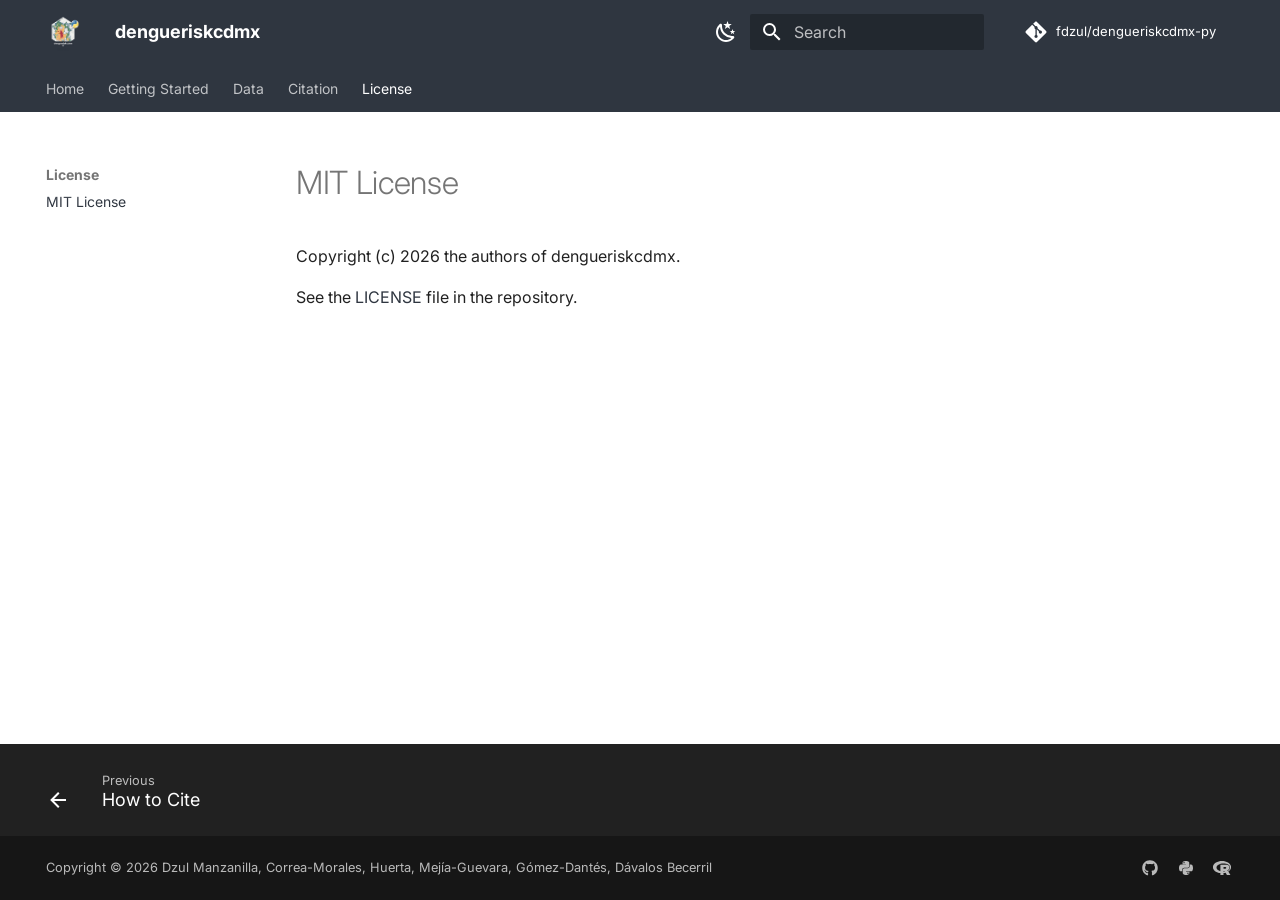
<file: license/index.html>
<!doctype html>
<html lang="en" class="no-js">
  <head>
    
      <meta charset="utf-8">
      <meta name="viewport" content="width=device-width,initial-scale=1">
      
        <meta name="description" content="Data and rasters for the dengue transmission risk map of the Mexico City Metropolitan Area (Python version of the R package dengueriskcdmx).">
      
      
        <meta name="author" content="Felipe Antonio Dzul Manzanilla">
      
      
        <link rel="canonical" href="https://fdzul.github.io/dengueriskcdmx-py/license/">
      
      
        <link rel="prev" href="../citation/">
      
      
      
        
      
      
      <link rel="icon" href="../assets/favicon.png">
      <meta name="generator" content="mkdocs-1.6.1, mkdocs-material-9.8.0">
    
    
      
        <title>MIT License - dengueriskcdmx</title>
      
    
    
      <link rel="stylesheet" href="../assets/stylesheets/main.57a0d79d.min.css">
      
        
        <link rel="stylesheet" href="../assets/stylesheets/palette.fb2fffe2.min.css">
      
      


    
    
      
    
    
      
        
        
        <link rel="preconnect" href="https://fonts.gstatic.com" crossorigin>
        <link rel="stylesheet" href="https://fonts.googleapis.com/css?family=Inter:300,300i,400,400i,700,700i%7CJetBrains+Mono:400,400i,700,700i&display=fallback">
        <style>:root{--md-text-font:"Inter";--md-code-font:"JetBrains Mono"}</style>
      
    
    
      <link rel="stylesheet" href="../stylesheets/extra.css">
    
    <script>__md_scope=new URL("..",location),__md_hash=e=>[...e].reduce(((e,_)=>(e<<5)-e+_.charCodeAt(0)),0),__md_get=(e,_=localStorage,t=__md_scope)=>JSON.parse(_.getItem(t.pathname+"."+e)),__md_set=(e,_,t=localStorage,a=__md_scope)=>{try{t.setItem(a.pathname+"."+e,JSON.stringify(_))}catch(e){}}</script>
    
      

    
    
  </head>
  
  
    
    
      
    
    
    
    
    <body dir="ltr" data-md-color-scheme="default" data-md-color-primary="custom" data-md-color-accent="custom">
  
    
    <input class="md-toggle" data-md-toggle="drawer" type="checkbox" id="__drawer" autocomplete="off">
    <input class="md-toggle" data-md-toggle="search" type="checkbox" id="__search" autocomplete="off">
    <label class="md-overlay" for="__drawer"></label>
    <div data-md-component="skip">
      
        
        <a href="#mit-license" class="md-skip">
          Skip to content
        </a>
      
    </div>
    <div data-md-component="announce">
      
    </div>
    
    
      

<header class="md-header" data-md-component="header">
  <nav class="md-header__inner md-grid" aria-label="Header">
    <a href=".." title="dengueriskcdmx" class="md-header__button md-logo" aria-label="dengueriskcdmx" data-md-component="logo">
      
  <img src="../assets/logo.png" alt="logo">

    </a>
    <label class="md-header__button md-icon" for="__drawer">
      
      <svg xmlns="http://www.w3.org/2000/svg" viewBox="0 0 24 24"><path d="M3 6h18v2H3zm0 5h18v2H3zm0 5h18v2H3z"/></svg>
    </label>
    <div class="md-header__title" data-md-component="header-title">
      <div class="md-header__ellipsis">
        <div class="md-header__topic">
          <span class="md-ellipsis">
            dengueriskcdmx
          </span>
        </div>
        <div class="md-header__topic" data-md-component="header-topic">
          <span class="md-ellipsis">
            
              MIT License
            
          </span>
        </div>
      </div>
    </div>
    
      
        <form class="md-header__option" data-md-component="palette">
  
    
    
    
    <input class="md-option" data-md-color-media="" data-md-color-scheme="default" data-md-color-primary="custom" data-md-color-accent="custom"  aria-label="Dark mode"  type="radio" name="__palette" id="__palette_0">
    
      <label class="md-header__button md-icon" title="Dark mode" for="__palette_1" hidden>
        <svg xmlns="http://www.w3.org/2000/svg" viewBox="0 0 24 24"><path d="m17.75 4.09-2.53 1.94.91 3.06-2.63-1.81-2.63 1.81.91-3.06-2.53-1.94L12.44 4l1.06-3 1.06 3zm3.5 6.91-1.64 1.25.59 1.98-1.7-1.17-1.7 1.17.59-1.98L15.75 11l2.06-.05L18.5 9l.69 1.95zm-2.28 4.95c.83-.08 1.72 1.1 1.19 1.85-.32.45-.66.87-1.08 1.27C15.17 23 8.84 23 4.94 19.07c-3.91-3.9-3.91-10.24 0-14.14.4-.4.82-.76 1.27-1.08.75-.53 1.93.36 1.85 1.19-.27 2.86.69 5.83 2.89 8.02a9.96 9.96 0 0 0 8.02 2.89m-1.64 2.02a12.08 12.08 0 0 1-7.8-3.47c-2.17-2.19-3.33-5-3.49-7.82-2.81 3.14-2.7 7.96.31 10.98 3.02 3.01 7.84 3.12 10.98.31"/></svg>
      </label>
    
  
    
    
    
    <input class="md-option" data-md-color-media="" data-md-color-scheme="slate" data-md-color-primary="custom" data-md-color-accent="custom"  aria-label="Light mode"  type="radio" name="__palette" id="__palette_1">
    
      <label class="md-header__button md-icon" title="Light mode" for="__palette_0" hidden>
        <svg xmlns="http://www.w3.org/2000/svg" viewBox="0 0 24 24"><path d="M12 7a5 5 0 0 1 5 5 5 5 0 0 1-5 5 5 5 0 0 1-5-5 5 5 0 0 1 5-5m0 2a3 3 0 0 0-3 3 3 3 0 0 0 3 3 3 3 0 0 0 3-3 3 3 0 0 0-3-3m0-7 2.39 3.42C13.65 5.15 12.84 5 12 5s-1.65.15-2.39.42zM3.34 7l4.16-.35A7.2 7.2 0 0 0 5.94 8.5c-.44.74-.69 1.5-.83 2.29zm.02 10 1.76-3.77a7.131 7.131 0 0 0 2.38 4.14zM20.65 7l-1.77 3.79a7.02 7.02 0 0 0-2.38-4.15zm-.01 10-4.14.36c.59-.51 1.12-1.14 1.54-1.86.42-.73.69-1.5.83-2.29zM12 22l-2.41-3.44c.74.27 1.55.44 2.41.44.82 0 1.63-.17 2.37-.44z"/></svg>
      </label>
    
  
</form>
      
    
    
      <script>var palette=__md_get("__palette");if(palette&&palette.color){if("(prefers-color-scheme)"===palette.color.media){var media=matchMedia("(prefers-color-scheme: light)"),input=document.querySelector(media.matches?"[data-md-color-media='(prefers-color-scheme: light)']":"[data-md-color-media='(prefers-color-scheme: dark)']");palette.color.media=input.getAttribute("data-md-color-media"),palette.color.scheme=input.getAttribute("data-md-color-scheme"),palette.color.primary=input.getAttribute("data-md-color-primary"),palette.color.accent=input.getAttribute("data-md-color-accent")}for(var[key,value]of Object.entries(palette.color))document.body.setAttribute("data-md-color-"+key,value)}</script>
    
    
    
      
      
        <label class="md-header__button md-icon" for="__search">
          
          <svg xmlns="http://www.w3.org/2000/svg" viewBox="0 0 24 24"><path d="M9.5 3A6.5 6.5 0 0 1 16 9.5c0 1.61-.59 3.09-1.56 4.23l.27.27h.79l5 5-1.5 1.5-5-5v-.79l-.27-.27A6.52 6.52 0 0 1 9.5 16 6.5 6.5 0 0 1 3 9.5 6.5 6.5 0 0 1 9.5 3m0 2C7 5 5 7 5 9.5S7 14 9.5 14 14 12 14 9.5 12 5 9.5 5"/></svg>
        </label>
        <div class="md-search" data-md-component="search" role="dialog">
  <label class="md-search__overlay" for="__search"></label>
  <div class="md-search__inner" role="search">
    <form class="md-search__form" name="search">
      <input type="text" class="md-search__input" name="query" aria-label="Search" placeholder="Search" autocapitalize="off" autocorrect="off" autocomplete="off" spellcheck="false" data-md-component="search-query" required>
      <label class="md-search__icon md-icon" for="__search">
        
        <svg xmlns="http://www.w3.org/2000/svg" viewBox="0 0 24 24"><path d="M9.5 3A6.5 6.5 0 0 1 16 9.5c0 1.61-.59 3.09-1.56 4.23l.27.27h.79l5 5-1.5 1.5-5-5v-.79l-.27-.27A6.52 6.52 0 0 1 9.5 16 6.5 6.5 0 0 1 3 9.5 6.5 6.5 0 0 1 9.5 3m0 2C7 5 5 7 5 9.5S7 14 9.5 14 14 12 14 9.5 12 5 9.5 5"/></svg>
        
        <svg xmlns="http://www.w3.org/2000/svg" viewBox="0 0 24 24"><path d="M20 11v2H8l5.5 5.5-1.42 1.42L4.16 12l7.92-7.92L13.5 5.5 8 11z"/></svg>
      </label>
      <nav class="md-search__options" aria-label="Search">
        
        <button type="reset" class="md-search__icon md-icon" title="Clear" aria-label="Clear" tabindex="-1">
          
          <svg xmlns="http://www.w3.org/2000/svg" viewBox="0 0 24 24"><path d="M19 6.41 17.59 5 12 10.59 6.41 5 5 6.41 10.59 12 5 17.59 6.41 19 12 13.41 17.59 19 19 17.59 13.41 12z"/></svg>
        </button>
      </nav>
      
        <div class="md-search__suggest" data-md-component="search-suggest"></div>
      
    </form>
    <div class="md-search__output">
      <div class="md-search__scrollwrap" tabindex="0" data-md-scrollfix>
        <div class="md-search-result" data-md-component="search-result">
          <div class="md-search-result__meta">
            Initializing search
          </div>
          <ol class="md-search-result__list" role="presentation"></ol>
        </div>
      </div>
    </div>
  </div>
</div>
      
    
    
      <div class="md-header__source">
        <a href="https://github.com/fdzul/dengueriskcdmx-py" title="Go to repository" class="md-source" data-md-component="source">
  <div class="md-source__icon md-icon">
    
    <svg xmlns="http://www.w3.org/2000/svg" viewBox="0 0 448 512"><!--! Font Awesome Free 7.1.0 by @fontawesome - https://fontawesome.com License - https://fontawesome.com/license/free (Icons: CC BY 4.0, Fonts: SIL OFL 1.1, Code: MIT License) Copyright 2025 Fonticons, Inc.--><path d="M439.6 236.1 244 40.5c-5.4-5.5-12.8-8.5-20.4-8.5s-15 3-20.4 8.4L162.5 81l51.5 51.5c27.1-9.1 52.7 16.8 43.4 43.7l49.7 49.7c34.2-11.8 61.2 31 35.5 56.7-26.5 26.5-70.2-2.9-56-37.3L240.3 199v121.9c25.3 12.5 22.3 41.8 9.1 55-6.4 6.4-15.2 10.1-24.3 10.1s-17.8-3.6-24.3-10.1c-17.6-17.6-11.1-46.9 11.2-56v-123c-20.8-8.5-24.6-30.7-18.6-45L142.6 101 8.5 235.1C3 240.6 0 247.9 0 255.5s3 15 8.5 20.4l195.6 195.7c5.4 5.4 12.7 8.4 20.4 8.4s15-3 20.4-8.4l194.7-194.7c5.4-5.4 8.4-12.8 8.4-20.4s-3-15-8.4-20.4"/></svg>
  </div>
  <div class="md-source__repository">
    fdzul/dengueriskcdmx-py
  </div>
</a>
      </div>
    
  </nav>
  
</header>
    
    <div class="md-container" data-md-component="container">
      
      
        
          
            
<nav class="md-tabs" aria-label="Tabs" data-md-component="tabs">
  <div class="md-grid">
    <ul class="md-tabs__list">
      
        
  
  
  
  
    <li class="md-tabs__item">
      <a href=".." class="md-tabs__link">
        
  
  
    
  
  Home

      </a>
    </li>
  

      
        
  
  
  
  
    
    
      <li class="md-tabs__item">
        <a href="../quickstart/" class="md-tabs__link">
          
  
  
  Getting Started

        </a>
      </li>
    
  

      
        
  
  
  
  
    
    
      <li class="md-tabs__item">
        <a href="../datasets/" class="md-tabs__link">
          
  
  
  Data

        </a>
      </li>
    
  

      
        
  
  
  
  
    
    
      <li class="md-tabs__item">
        <a href="../citation/" class="md-tabs__link">
          
  
  
  Citation

        </a>
      </li>
    
  

      
        
  
  
  
    
  
  
    
    
      <li class="md-tabs__item md-tabs__item--active">
        <a href="./" class="md-tabs__link">
          
  
  
  License

        </a>
      </li>
    
  

      
    </ul>
  </div>
</nav>
          
        
      
      <main class="md-main" data-md-component="main">
        <div class="md-main__inner md-grid">
          
            
              
              <div class="md-sidebar md-sidebar--primary" data-md-component="sidebar" data-md-type="navigation" >
                <div class="md-sidebar__scrollwrap">
                  <div class="md-sidebar__inner">
                    


  


<nav class="md-nav md-nav--primary md-nav--lifted" aria-label="Navigation" data-md-level="0">
  <label class="md-nav__title" for="__drawer">
    <a href=".." title="dengueriskcdmx" class="md-nav__button md-logo" aria-label="dengueriskcdmx" data-md-component="logo">
      
  <img src="../assets/logo.png" alt="logo">

    </a>
    dengueriskcdmx
  </label>
  
    <div class="md-nav__source">
      <a href="https://github.com/fdzul/dengueriskcdmx-py" title="Go to repository" class="md-source" data-md-component="source">
  <div class="md-source__icon md-icon">
    
    <svg xmlns="http://www.w3.org/2000/svg" viewBox="0 0 448 512"><!--! Font Awesome Free 7.1.0 by @fontawesome - https://fontawesome.com License - https://fontawesome.com/license/free (Icons: CC BY 4.0, Fonts: SIL OFL 1.1, Code: MIT License) Copyright 2025 Fonticons, Inc.--><path d="M439.6 236.1 244 40.5c-5.4-5.5-12.8-8.5-20.4-8.5s-15 3-20.4 8.4L162.5 81l51.5 51.5c27.1-9.1 52.7 16.8 43.4 43.7l49.7 49.7c34.2-11.8 61.2 31 35.5 56.7-26.5 26.5-70.2-2.9-56-37.3L240.3 199v121.9c25.3 12.5 22.3 41.8 9.1 55-6.4 6.4-15.2 10.1-24.3 10.1s-17.8-3.6-24.3-10.1c-17.6-17.6-11.1-46.9 11.2-56v-123c-20.8-8.5-24.6-30.7-18.6-45L142.6 101 8.5 235.1C3 240.6 0 247.9 0 255.5s3 15 8.5 20.4l195.6 195.7c5.4 5.4 12.7 8.4 20.4 8.4s15-3 20.4-8.4l194.7-194.7c5.4-5.4 8.4-12.8 8.4-20.4s-3-15-8.4-20.4"/></svg>
  </div>
  <div class="md-source__repository">
    fdzul/dengueriskcdmx-py
  </div>
</a>
    </div>
  
  <ul class="md-nav__list" data-md-scrollfix>
    
      
      
  
  
  
  
    <li class="md-nav__item">
      <a href=".." class="md-nav__link">
        
  
  
  <span class="md-ellipsis">
    
  
    Home
  

    
  </span>
  
  

      </a>
    </li>
  

    
      
      
  
  
  
  
    
    
    
    
      
      
        
      
    
    
    <li class="md-nav__item md-nav__item--nested">
      
        
        
        <input class="md-nav__toggle md-toggle " type="checkbox" id="__nav_2" >
        
          
          <label class="md-nav__link" for="__nav_2" id="__nav_2_label" tabindex="0">
            
  
  
  <span class="md-ellipsis">
    
  
    Getting Started
  

    
  </span>
  
  

            <span class="md-nav__icon md-icon"></span>
          </label>
        
        <nav class="md-nav" data-md-level="1" aria-labelledby="__nav_2_label" aria-expanded="false">
          <label class="md-nav__title" for="__nav_2">
            <span class="md-nav__icon md-icon"></span>
            
  
    Getting Started
  

          </label>
          <ul class="md-nav__list" data-md-scrollfix>
            
              
                
  
  
  
  
    <li class="md-nav__item">
      <a href="../quickstart/" class="md-nav__link">
        
  
  
  <span class="md-ellipsis">
    
  
    Quick Start
  

    
  </span>
  
  

      </a>
    </li>
  

              
            
          </ul>
        </nav>
      
    </li>
  

    
      
      
  
  
  
  
    
    
    
    
      
      
        
      
    
    
    <li class="md-nav__item md-nav__item--nested">
      
        
        
        <input class="md-nav__toggle md-toggle " type="checkbox" id="__nav_3" >
        
          
          <label class="md-nav__link" for="__nav_3" id="__nav_3_label" tabindex="0">
            
  
  
  <span class="md-ellipsis">
    
  
    Data
  

    
  </span>
  
  

            <span class="md-nav__icon md-icon"></span>
          </label>
        
        <nav class="md-nav" data-md-level="1" aria-labelledby="__nav_3_label" aria-expanded="false">
          <label class="md-nav__title" for="__nav_3">
            <span class="md-nav__icon md-icon"></span>
            
  
    Data
  

          </label>
          <ul class="md-nav__list" data-md-scrollfix>
            
              
                
  
  
  
  
    <li class="md-nav__item">
      <a href="../datasets/" class="md-nav__link">
        
  
  
  <span class="md-ellipsis">
    
  
    Overview
  

    
  </span>
  
  

      </a>
    </li>
  

              
            
          </ul>
        </nav>
      
    </li>
  

    
      
      
  
  
  
  
    
    
    
    
      
      
        
      
    
    
    <li class="md-nav__item md-nav__item--nested">
      
        
        
        <input class="md-nav__toggle md-toggle " type="checkbox" id="__nav_4" >
        
          
          <label class="md-nav__link" for="__nav_4" id="__nav_4_label" tabindex="0">
            
  
  
  <span class="md-ellipsis">
    
  
    Citation
  

    
  </span>
  
  

            <span class="md-nav__icon md-icon"></span>
          </label>
        
        <nav class="md-nav" data-md-level="1" aria-labelledby="__nav_4_label" aria-expanded="false">
          <label class="md-nav__title" for="__nav_4">
            <span class="md-nav__icon md-icon"></span>
            
  
    Citation
  

          </label>
          <ul class="md-nav__list" data-md-scrollfix>
            
              
                
  
  
  
  
    <li class="md-nav__item">
      <a href="../citation/" class="md-nav__link">
        
  
  
  <span class="md-ellipsis">
    
  
    How to Cite
  

    
  </span>
  
  

      </a>
    </li>
  

              
            
          </ul>
        </nav>
      
    </li>
  

    
      
      
  
  
    
  
  
  
    
    
    
    
      
        
        
      
      
        
      
    
    
    <li class="md-nav__item md-nav__item--active md-nav__item--section md-nav__item--nested">
      
        
        
        <input class="md-nav__toggle md-toggle " type="checkbox" id="__nav_5" checked>
        
          
          <label class="md-nav__link" for="__nav_5" id="__nav_5_label" tabindex="">
            
  
  
  <span class="md-ellipsis">
    
  
    License
  

    
  </span>
  
  

            <span class="md-nav__icon md-icon"></span>
          </label>
        
        <nav class="md-nav" data-md-level="1" aria-labelledby="__nav_5_label" aria-expanded="true">
          <label class="md-nav__title" for="__nav_5">
            <span class="md-nav__icon md-icon"></span>
            
  
    License
  

          </label>
          <ul class="md-nav__list" data-md-scrollfix>
            
              
                
  
  
    
  
  
  
    <li class="md-nav__item md-nav__item--active">
      
      <input class="md-nav__toggle md-toggle" type="checkbox" id="__toc">
      
      
        
      
      
      <a href="./" class="md-nav__link md-nav__link--active">
        
  
  
  <span class="md-ellipsis">
    
  
    MIT License
  

    
  </span>
  
  

      </a>
      
    </li>
  

              
            
          </ul>
        </nav>
      
    </li>
  

    
  </ul>
</nav>
                  </div>
                </div>
              </div>
            
            
              
              <div class="md-sidebar md-sidebar--secondary" data-md-component="sidebar" data-md-type="toc" >
                <div class="md-sidebar__scrollwrap">
                  <div class="md-sidebar__inner">
                    

<nav class="md-nav md-nav--secondary" aria-label="Table of contents">
  
  
  
    
  
  
</nav>
                  </div>
                </div>
              </div>
            
          
          
            <div class="md-content" data-md-component="content">
              
              <article class="md-content__inner md-typeset">
                
                  


  
  


<h1 id="mit-license">MIT License<a class="headerlink" href="#mit-license" title="Permanent link">&para;</a></h1>
<p>Copyright (c) 2026 the authors of dengueriskcdmx.</p>
<p>See the <a href="https://github.com/fdzul/dengueriskcdmx-py/blob/main/LICENSE">LICENSE</a> file in the repository.</p>












                
              </article>
            </div>
          
          
<script>var target=document.getElementById(location.hash.slice(1));target&&target.name&&(target.checked=target.name.startsWith("__tabbed_"))</script>
        </div>
        
          <button type="button" class="md-top md-icon" data-md-component="top" hidden>
  
  <svg xmlns="http://www.w3.org/2000/svg" viewBox="0 0 24 24"><path d="M13 20h-2V8l-5.5 5.5-1.42-1.42L12 4.16l7.92 7.92-1.42 1.42L13 8z"/></svg>
  Back to top
</button>
        
      </main>
      
        <footer class="md-footer">
  
    
      
      <nav class="md-footer__inner md-grid" aria-label="Footer" >
        
          
          <a href="../citation/" class="md-footer__link md-footer__link--prev" aria-label="Previous: How to Cite">
            <div class="md-footer__button md-icon">
              
              <svg xmlns="http://www.w3.org/2000/svg" viewBox="0 0 24 24"><path d="M20 11v2H8l5.5 5.5-1.42 1.42L4.16 12l7.92-7.92L13.5 5.5 8 11z"/></svg>
            </div>
            <div class="md-footer__title">
              <span class="md-footer__direction">
                Previous
              </span>
              <div class="md-ellipsis">
                How to Cite
              </div>
            </div>
          </a>
        
        
      </nav>
    
  
  <div class="md-footer-meta md-typeset">
    <div class="md-footer-meta__inner md-grid">
      <div class="md-copyright">
  
    <div class="md-copyright__highlight">
      Copyright © 2026 Dzul Manzanilla, Correa-Morales, Huerta, Mejía-Guevara, Gómez-Dantés, Dávalos Becerril
    </div>
  
  
</div>
      
        
<div class="md-social">
  
    
    
    
    
      
      
    
    <a href="https://github.com/fdzul/dengueriskcdmx-py" target="_blank" rel="noopener" title="github.com" class="md-social__link">
      <svg xmlns="http://www.w3.org/2000/svg" viewBox="0 0 512 512"><!--! Font Awesome Free 7.1.0 by @fontawesome - https://fontawesome.com License - https://fontawesome.com/license/free (Icons: CC BY 4.0, Fonts: SIL OFL 1.1, Code: MIT License) Copyright 2025 Fonticons, Inc.--><path d="M173.9 397.4c0 2-2.3 3.6-5.2 3.6-3.3.3-5.6-1.3-5.6-3.6 0-2 2.3-3.6 5.2-3.6 3-.3 5.6 1.3 5.6 3.6m-31.1-4.5c-.7 2 1.3 4.3 4.3 4.9 2.6 1 5.6 0 6.2-2s-1.3-4.3-4.3-5.2c-2.6-.7-5.5.3-6.2 2.3m44.2-1.7c-2.9.7-4.9 2.6-4.6 4.9.3 2 2.9 3.3 5.9 2.6 2.9-.7 4.9-2.6 4.6-4.6-.3-1.9-3-3.2-5.9-2.9M252.8 8C114.1 8 8 113.3 8 252c0 110.9 69.8 205.8 169.5 239.2 12.8 2.3 17.3-5.6 17.3-12.1 0-6.2-.3-40.4-.3-61.4 0 0-70 15-84.7-29.8 0 0-11.4-29.1-27.8-36.6 0 0-22.9-15.7 1.6-15.4 0 0 24.9 2 38.6 25.8 21.9 38.6 58.6 27.5 72.9 20.9 2.3-16 8.8-27.1 16-33.7-55.9-6.2-112.3-14.3-112.3-110.5 0-27.5 7.6-41.3 23.6-58.9-2.6-6.5-11.1-33.3 2.6-67.9 20.9-6.5 69 27 69 27 20-5.6 41.5-8.5 62.8-8.5s42.8 2.9 62.8 8.5c0 0 48.1-33.6 69-27 13.7 34.7 5.2 61.4 2.6 67.9 16 17.7 25.8 31.5 25.8 58.9 0 96.5-58.9 104.2-114.8 110.5 9.2 7.9 17 22.9 17 46.4 0 33.7-.3 75.4-.3 83.6 0 6.5 4.6 14.4 17.3 12.1C436.2 457.8 504 362.9 504 252 504 113.3 391.5 8 252.8 8M105.2 352.9c-1.3 1-1 3.3.7 5.2 1.6 1.6 3.9 2.3 5.2 1 1.3-1 1-3.3-.7-5.2-1.6-1.6-3.9-2.3-5.2-1m-10.8-8.1c-.7 1.3.3 2.9 2.3 3.9 1.6 1 3.6.7 4.3-.7.7-1.3-.3-2.9-2.3-3.9-2-.6-3.6-.3-4.3.7m32.4 35.6c-1.6 1.3-1 4.3 1.3 6.2 2.3 2.3 5.2 2.6 6.5 1 1.3-1.3.7-4.3-1.3-6.2-2.2-2.3-5.2-2.6-6.5-1m-11.4-14.7c-1.6 1-1.6 3.6 0 5.9s4.3 3.3 5.6 2.3c1.6-1.3 1.6-3.9 0-6.2-1.4-2.3-4-3.3-5.6-2"/></svg>
    </a>
  
    
    
    
    
      
      
    
    <a href="https://pypi.org/project/dengueriskcdmx/" target="_blank" rel="noopener" title="pypi.org" class="md-social__link">
      <svg xmlns="http://www.w3.org/2000/svg" viewBox="0 0 448 512"><!--! Font Awesome Free 7.1.0 by @fontawesome - https://fontawesome.com License - https://fontawesome.com/license/free (Icons: CC BY 4.0, Fonts: SIL OFL 1.1, Code: MIT License) Copyright 2025 Fonticons, Inc.--><path d="M439.8 200.5c-7.7-30.9-22.3-54.2-53.4-54.2h-40.1v47.4c0 36.8-31.2 67.8-66.8 67.8H172.7c-29.2 0-53.4 25-53.4 54.3v101.8c0 29 25.2 46 53.4 54.3 33.8 9.9 66.3 11.7 106.8 0 26.9-7.8 53.4-23.5 53.4-54.3v-40.7H226.2v-13.6h160.2c31.1 0 42.6-21.7 53.4-54.2 11.2-33.5 10.7-65.7 0-108.6M286.2 444.7a20.4 20.4 0 1 1 0-40.7 20.4 20.4 0 1 1 0 40.7M167.8 248.1h106.8c29.7 0 53.4-24.5 53.4-54.3V91.9c0-29-24.4-50.7-53.4-55.6-35.8-5.9-74.7-5.6-106.8.1-45.2 8-53.4 24.7-53.4 55.6v40.7h106.9v13.6h-147c-31.1 0-58.3 18.7-66.8 54.2-9.8 40.7-10.2 66.1 0 108.6 7.6 31.6 25.7 54.2 56.8 54.2H101v-48.8c0-35.3 30.5-66.4 66.8-66.4m-6.6-183.4a20.4 20.4 0 1 1 0 40.8 20.4 20.4 0 1 1 0-40.8"/></svg>
    </a>
  
    
    
    
    
      
      
    
    <a href="https://fdzul.github.io/dengueriskcdmx/" target="_blank" rel="noopener" title="fdzul.github.io" class="md-social__link">
      <svg xmlns="http://www.w3.org/2000/svg" viewBox="0 0 576 512"><!--! Font Awesome Free 7.1.0 by @fontawesome - https://fontawesome.com License - https://fontawesome.com/license/free (Icons: CC BY 4.0, Fonts: SIL OFL 1.1, Code: MIT License) Copyright 2025 Fonticons, Inc.--><path d="M578.5 226.6C578.5 119.1 448.4 32 288 32S-2.5 119.1-2.5 226.6c0 95.8 103.3 175.4 239.4 191.5V480H336v-61.5c24.3-2.7 47.6-7.4 69.4-13.9l40.1 75.4h112l-67.4-113.7c54.5-35.4 88.4-84.9 88.4-139.7m-466.8 14.5c0-73.5 98.9-133 220.8-133s211.9 40.7 211.9 133c0 50.1-26.5 85-70.3 106.4-2.4-1.6-4.7-2.9-6.4-3.7-10.2-5.2-27.8-10.5-27.8-10.5s86.6-6.4 86.6-92.7-90.6-87.9-90.6-87.9h-199V361c-74.1-21.5-125.2-67.1-125.2-119.9m225.1 38.3v-55.6c57.8 0 87.8-6.8 87.8 27.3 0 36.5-38.2 28.3-87.8 28.3m-.9 72.5h26.6c10.8 0 18.9 11.7 24 19.2-16.1 1.9-33 2.8-50.6 2.9z"/></svg>
    </a>
  
</div>
      
    </div>
  </div>
</footer>
      
    </div>
    <div class="md-dialog" data-md-component="dialog">
      <div class="md-dialog__inner md-typeset"></div>
    </div>
    
    
    
      
      
      <script id="__config" type="application/json">{"annotate": null, "base": "..", "features": ["navigation.instant", "navigation.tabs", "navigation.sections", "navigation.top", "navigation.footer", "search.highlight", "search.suggest", "toc.follow", "content.code.copy"], "search": "../assets/javascripts/workers/search.a7633da7.min.js", "tags": null, "translations": {"clipboard.copied": "Copied to clipboard", "clipboard.copy": "Copy to clipboard", "search.result.more.one": "1 more on this page", "search.result.more.other": "# more on this page", "search.result.none": "No matching documents", "search.result.one": "1 matching document", "search.result.other": "# matching documents", "search.result.placeholder": "Type to start searching", "search.result.term.missing": "Missing", "select.version": "Select version"}, "version": null}</script>
    
    
      <script src="../assets/javascripts/bundle.c21346df.min.js"></script>
      
    
  </body>
</html>
</file>
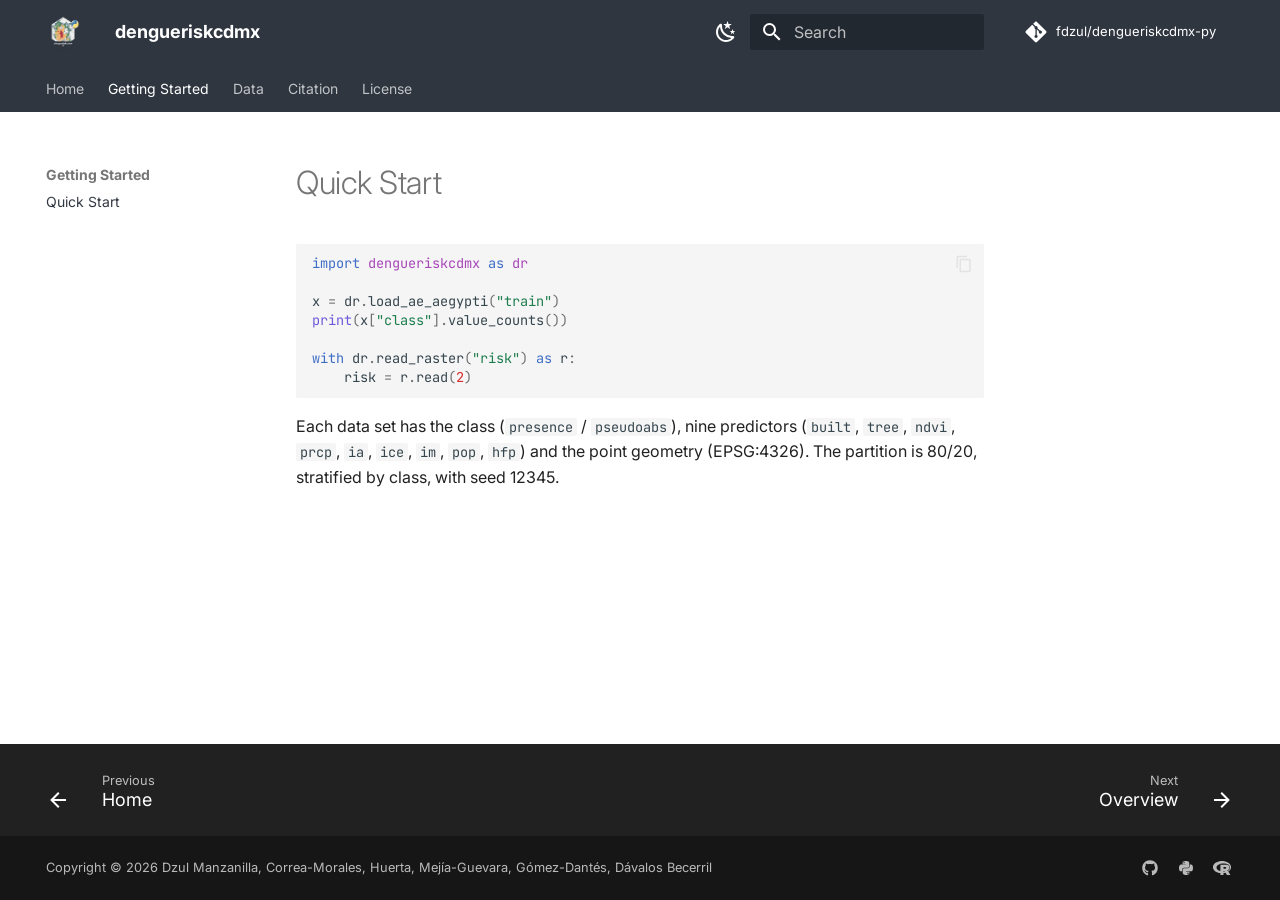
<file: quickstart/index.html>
<!doctype html>
<html lang="en" class="no-js">
  <head>
    
      <meta charset="utf-8">
      <meta name="viewport" content="width=device-width,initial-scale=1">
      
        <meta name="description" content="Data and rasters for the dengue transmission risk map of the Mexico City Metropolitan Area (Python version of the R package dengueriskcdmx).">
      
      
        <meta name="author" content="Felipe Antonio Dzul Manzanilla">
      
      
        <link rel="canonical" href="https://fdzul.github.io/dengueriskcdmx-py/quickstart/">
      
      
        <link rel="prev" href="..">
      
      
        <link rel="next" href="../datasets/">
      
      
        
      
      
      <link rel="icon" href="../assets/favicon.png">
      <meta name="generator" content="mkdocs-1.6.1, mkdocs-material-9.8.0">
    
    
      
        <title>Quick Start - dengueriskcdmx</title>
      
    
    
      <link rel="stylesheet" href="../assets/stylesheets/main.57a0d79d.min.css">
      
        
        <link rel="stylesheet" href="../assets/stylesheets/palette.fb2fffe2.min.css">
      
      


    
    
      
    
    
      
        
        
        <link rel="preconnect" href="https://fonts.gstatic.com" crossorigin>
        <link rel="stylesheet" href="https://fonts.googleapis.com/css?family=Inter:300,300i,400,400i,700,700i%7CJetBrains+Mono:400,400i,700,700i&display=fallback">
        <style>:root{--md-text-font:"Inter";--md-code-font:"JetBrains Mono"}</style>
      
    
    
      <link rel="stylesheet" href="../stylesheets/extra.css">
    
    <script>__md_scope=new URL("..",location),__md_hash=e=>[...e].reduce(((e,_)=>(e<<5)-e+_.charCodeAt(0)),0),__md_get=(e,_=localStorage,t=__md_scope)=>JSON.parse(_.getItem(t.pathname+"."+e)),__md_set=(e,_,t=localStorage,a=__md_scope)=>{try{t.setItem(a.pathname+"."+e,JSON.stringify(_))}catch(e){}}</script>
    
      

    
    
  </head>
  
  
    
    
      
    
    
    
    
    <body dir="ltr" data-md-color-scheme="default" data-md-color-primary="custom" data-md-color-accent="custom">
  
    
    <input class="md-toggle" data-md-toggle="drawer" type="checkbox" id="__drawer" autocomplete="off">
    <input class="md-toggle" data-md-toggle="search" type="checkbox" id="__search" autocomplete="off">
    <label class="md-overlay" for="__drawer"></label>
    <div data-md-component="skip">
      
        
        <a href="#quick-start" class="md-skip">
          Skip to content
        </a>
      
    </div>
    <div data-md-component="announce">
      
    </div>
    
    
      

<header class="md-header" data-md-component="header">
  <nav class="md-header__inner md-grid" aria-label="Header">
    <a href=".." title="dengueriskcdmx" class="md-header__button md-logo" aria-label="dengueriskcdmx" data-md-component="logo">
      
  <img src="../assets/logo.png" alt="logo">

    </a>
    <label class="md-header__button md-icon" for="__drawer">
      
      <svg xmlns="http://www.w3.org/2000/svg" viewBox="0 0 24 24"><path d="M3 6h18v2H3zm0 5h18v2H3zm0 5h18v2H3z"/></svg>
    </label>
    <div class="md-header__title" data-md-component="header-title">
      <div class="md-header__ellipsis">
        <div class="md-header__topic">
          <span class="md-ellipsis">
            dengueriskcdmx
          </span>
        </div>
        <div class="md-header__topic" data-md-component="header-topic">
          <span class="md-ellipsis">
            
              Quick Start
            
          </span>
        </div>
      </div>
    </div>
    
      
        <form class="md-header__option" data-md-component="palette">
  
    
    
    
    <input class="md-option" data-md-color-media="" data-md-color-scheme="default" data-md-color-primary="custom" data-md-color-accent="custom"  aria-label="Dark mode"  type="radio" name="__palette" id="__palette_0">
    
      <label class="md-header__button md-icon" title="Dark mode" for="__palette_1" hidden>
        <svg xmlns="http://www.w3.org/2000/svg" viewBox="0 0 24 24"><path d="m17.75 4.09-2.53 1.94.91 3.06-2.63-1.81-2.63 1.81.91-3.06-2.53-1.94L12.44 4l1.06-3 1.06 3zm3.5 6.91-1.64 1.25.59 1.98-1.7-1.17-1.7 1.17.59-1.98L15.75 11l2.06-.05L18.5 9l.69 1.95zm-2.28 4.95c.83-.08 1.72 1.1 1.19 1.85-.32.45-.66.87-1.08 1.27C15.17 23 8.84 23 4.94 19.07c-3.91-3.9-3.91-10.24 0-14.14.4-.4.82-.76 1.27-1.08.75-.53 1.93.36 1.85 1.19-.27 2.86.69 5.83 2.89 8.02a9.96 9.96 0 0 0 8.02 2.89m-1.64 2.02a12.08 12.08 0 0 1-7.8-3.47c-2.17-2.19-3.33-5-3.49-7.82-2.81 3.14-2.7 7.96.31 10.98 3.02 3.01 7.84 3.12 10.98.31"/></svg>
      </label>
    
  
    
    
    
    <input class="md-option" data-md-color-media="" data-md-color-scheme="slate" data-md-color-primary="custom" data-md-color-accent="custom"  aria-label="Light mode"  type="radio" name="__palette" id="__palette_1">
    
      <label class="md-header__button md-icon" title="Light mode" for="__palette_0" hidden>
        <svg xmlns="http://www.w3.org/2000/svg" viewBox="0 0 24 24"><path d="M12 7a5 5 0 0 1 5 5 5 5 0 0 1-5 5 5 5 0 0 1-5-5 5 5 0 0 1 5-5m0 2a3 3 0 0 0-3 3 3 3 0 0 0 3 3 3 3 0 0 0 3-3 3 3 0 0 0-3-3m0-7 2.39 3.42C13.65 5.15 12.84 5 12 5s-1.65.15-2.39.42zM3.34 7l4.16-.35A7.2 7.2 0 0 0 5.94 8.5c-.44.74-.69 1.5-.83 2.29zm.02 10 1.76-3.77a7.131 7.131 0 0 0 2.38 4.14zM20.65 7l-1.77 3.79a7.02 7.02 0 0 0-2.38-4.15zm-.01 10-4.14.36c.59-.51 1.12-1.14 1.54-1.86.42-.73.69-1.5.83-2.29zM12 22l-2.41-3.44c.74.27 1.55.44 2.41.44.82 0 1.63-.17 2.37-.44z"/></svg>
      </label>
    
  
</form>
      
    
    
      <script>var palette=__md_get("__palette");if(palette&&palette.color){if("(prefers-color-scheme)"===palette.color.media){var media=matchMedia("(prefers-color-scheme: light)"),input=document.querySelector(media.matches?"[data-md-color-media='(prefers-color-scheme: light)']":"[data-md-color-media='(prefers-color-scheme: dark)']");palette.color.media=input.getAttribute("data-md-color-media"),palette.color.scheme=input.getAttribute("data-md-color-scheme"),palette.color.primary=input.getAttribute("data-md-color-primary"),palette.color.accent=input.getAttribute("data-md-color-accent")}for(var[key,value]of Object.entries(palette.color))document.body.setAttribute("data-md-color-"+key,value)}</script>
    
    
    
      
      
        <label class="md-header__button md-icon" for="__search">
          
          <svg xmlns="http://www.w3.org/2000/svg" viewBox="0 0 24 24"><path d="M9.5 3A6.5 6.5 0 0 1 16 9.5c0 1.61-.59 3.09-1.56 4.23l.27.27h.79l5 5-1.5 1.5-5-5v-.79l-.27-.27A6.52 6.52 0 0 1 9.5 16 6.5 6.5 0 0 1 3 9.5 6.5 6.5 0 0 1 9.5 3m0 2C7 5 5 7 5 9.5S7 14 9.5 14 14 12 14 9.5 12 5 9.5 5"/></svg>
        </label>
        <div class="md-search" data-md-component="search" role="dialog">
  <label class="md-search__overlay" for="__search"></label>
  <div class="md-search__inner" role="search">
    <form class="md-search__form" name="search">
      <input type="text" class="md-search__input" name="query" aria-label="Search" placeholder="Search" autocapitalize="off" autocorrect="off" autocomplete="off" spellcheck="false" data-md-component="search-query" required>
      <label class="md-search__icon md-icon" for="__search">
        
        <svg xmlns="http://www.w3.org/2000/svg" viewBox="0 0 24 24"><path d="M9.5 3A6.5 6.5 0 0 1 16 9.5c0 1.61-.59 3.09-1.56 4.23l.27.27h.79l5 5-1.5 1.5-5-5v-.79l-.27-.27A6.52 6.52 0 0 1 9.5 16 6.5 6.5 0 0 1 3 9.5 6.5 6.5 0 0 1 9.5 3m0 2C7 5 5 7 5 9.5S7 14 9.5 14 14 12 14 9.5 12 5 9.5 5"/></svg>
        
        <svg xmlns="http://www.w3.org/2000/svg" viewBox="0 0 24 24"><path d="M20 11v2H8l5.5 5.5-1.42 1.42L4.16 12l7.92-7.92L13.5 5.5 8 11z"/></svg>
      </label>
      <nav class="md-search__options" aria-label="Search">
        
        <button type="reset" class="md-search__icon md-icon" title="Clear" aria-label="Clear" tabindex="-1">
          
          <svg xmlns="http://www.w3.org/2000/svg" viewBox="0 0 24 24"><path d="M19 6.41 17.59 5 12 10.59 6.41 5 5 6.41 10.59 12 5 17.59 6.41 19 12 13.41 17.59 19 19 17.59 13.41 12z"/></svg>
        </button>
      </nav>
      
        <div class="md-search__suggest" data-md-component="search-suggest"></div>
      
    </form>
    <div class="md-search__output">
      <div class="md-search__scrollwrap" tabindex="0" data-md-scrollfix>
        <div class="md-search-result" data-md-component="search-result">
          <div class="md-search-result__meta">
            Initializing search
          </div>
          <ol class="md-search-result__list" role="presentation"></ol>
        </div>
      </div>
    </div>
  </div>
</div>
      
    
    
      <div class="md-header__source">
        <a href="https://github.com/fdzul/dengueriskcdmx-py" title="Go to repository" class="md-source" data-md-component="source">
  <div class="md-source__icon md-icon">
    
    <svg xmlns="http://www.w3.org/2000/svg" viewBox="0 0 448 512"><!--! Font Awesome Free 7.1.0 by @fontawesome - https://fontawesome.com License - https://fontawesome.com/license/free (Icons: CC BY 4.0, Fonts: SIL OFL 1.1, Code: MIT License) Copyright 2025 Fonticons, Inc.--><path d="M439.6 236.1 244 40.5c-5.4-5.5-12.8-8.5-20.4-8.5s-15 3-20.4 8.4L162.5 81l51.5 51.5c27.1-9.1 52.7 16.8 43.4 43.7l49.7 49.7c34.2-11.8 61.2 31 35.5 56.7-26.5 26.5-70.2-2.9-56-37.3L240.3 199v121.9c25.3 12.5 22.3 41.8 9.1 55-6.4 6.4-15.2 10.1-24.3 10.1s-17.8-3.6-24.3-10.1c-17.6-17.6-11.1-46.9 11.2-56v-123c-20.8-8.5-24.6-30.7-18.6-45L142.6 101 8.5 235.1C3 240.6 0 247.9 0 255.5s3 15 8.5 20.4l195.6 195.7c5.4 5.4 12.7 8.4 20.4 8.4s15-3 20.4-8.4l194.7-194.7c5.4-5.4 8.4-12.8 8.4-20.4s-3-15-8.4-20.4"/></svg>
  </div>
  <div class="md-source__repository">
    fdzul/dengueriskcdmx-py
  </div>
</a>
      </div>
    
  </nav>
  
</header>
    
    <div class="md-container" data-md-component="container">
      
      
        
          
            
<nav class="md-tabs" aria-label="Tabs" data-md-component="tabs">
  <div class="md-grid">
    <ul class="md-tabs__list">
      
        
  
  
  
  
    <li class="md-tabs__item">
      <a href=".." class="md-tabs__link">
        
  
  
    
  
  Home

      </a>
    </li>
  

      
        
  
  
  
    
  
  
    
    
      <li class="md-tabs__item md-tabs__item--active">
        <a href="./" class="md-tabs__link">
          
  
  
  Getting Started

        </a>
      </li>
    
  

      
        
  
  
  
  
    
    
      <li class="md-tabs__item">
        <a href="../datasets/" class="md-tabs__link">
          
  
  
  Data

        </a>
      </li>
    
  

      
        
  
  
  
  
    
    
      <li class="md-tabs__item">
        <a href="../citation/" class="md-tabs__link">
          
  
  
  Citation

        </a>
      </li>
    
  

      
        
  
  
  
  
    
    
      <li class="md-tabs__item">
        <a href="../license/" class="md-tabs__link">
          
  
  
  License

        </a>
      </li>
    
  

      
    </ul>
  </div>
</nav>
          
        
      
      <main class="md-main" data-md-component="main">
        <div class="md-main__inner md-grid">
          
            
              
              <div class="md-sidebar md-sidebar--primary" data-md-component="sidebar" data-md-type="navigation" >
                <div class="md-sidebar__scrollwrap">
                  <div class="md-sidebar__inner">
                    


  


<nav class="md-nav md-nav--primary md-nav--lifted" aria-label="Navigation" data-md-level="0">
  <label class="md-nav__title" for="__drawer">
    <a href=".." title="dengueriskcdmx" class="md-nav__button md-logo" aria-label="dengueriskcdmx" data-md-component="logo">
      
  <img src="../assets/logo.png" alt="logo">

    </a>
    dengueriskcdmx
  </label>
  
    <div class="md-nav__source">
      <a href="https://github.com/fdzul/dengueriskcdmx-py" title="Go to repository" class="md-source" data-md-component="source">
  <div class="md-source__icon md-icon">
    
    <svg xmlns="http://www.w3.org/2000/svg" viewBox="0 0 448 512"><!--! Font Awesome Free 7.1.0 by @fontawesome - https://fontawesome.com License - https://fontawesome.com/license/free (Icons: CC BY 4.0, Fonts: SIL OFL 1.1, Code: MIT License) Copyright 2025 Fonticons, Inc.--><path d="M439.6 236.1 244 40.5c-5.4-5.5-12.8-8.5-20.4-8.5s-15 3-20.4 8.4L162.5 81l51.5 51.5c27.1-9.1 52.7 16.8 43.4 43.7l49.7 49.7c34.2-11.8 61.2 31 35.5 56.7-26.5 26.5-70.2-2.9-56-37.3L240.3 199v121.9c25.3 12.5 22.3 41.8 9.1 55-6.4 6.4-15.2 10.1-24.3 10.1s-17.8-3.6-24.3-10.1c-17.6-17.6-11.1-46.9 11.2-56v-123c-20.8-8.5-24.6-30.7-18.6-45L142.6 101 8.5 235.1C3 240.6 0 247.9 0 255.5s3 15 8.5 20.4l195.6 195.7c5.4 5.4 12.7 8.4 20.4 8.4s15-3 20.4-8.4l194.7-194.7c5.4-5.4 8.4-12.8 8.4-20.4s-3-15-8.4-20.4"/></svg>
  </div>
  <div class="md-source__repository">
    fdzul/dengueriskcdmx-py
  </div>
</a>
    </div>
  
  <ul class="md-nav__list" data-md-scrollfix>
    
      
      
  
  
  
  
    <li class="md-nav__item">
      <a href=".." class="md-nav__link">
        
  
  
  <span class="md-ellipsis">
    
  
    Home
  

    
  </span>
  
  

      </a>
    </li>
  

    
      
      
  
  
    
  
  
  
    
    
    
    
      
        
        
      
      
        
      
    
    
    <li class="md-nav__item md-nav__item--active md-nav__item--section md-nav__item--nested">
      
        
        
        <input class="md-nav__toggle md-toggle " type="checkbox" id="__nav_2" checked>
        
          
          <label class="md-nav__link" for="__nav_2" id="__nav_2_label" tabindex="">
            
  
  
  <span class="md-ellipsis">
    
  
    Getting Started
  

    
  </span>
  
  

            <span class="md-nav__icon md-icon"></span>
          </label>
        
        <nav class="md-nav" data-md-level="1" aria-labelledby="__nav_2_label" aria-expanded="true">
          <label class="md-nav__title" for="__nav_2">
            <span class="md-nav__icon md-icon"></span>
            
  
    Getting Started
  

          </label>
          <ul class="md-nav__list" data-md-scrollfix>
            
              
                
  
  
    
  
  
  
    <li class="md-nav__item md-nav__item--active">
      
      <input class="md-nav__toggle md-toggle" type="checkbox" id="__toc">
      
      
        
      
      
      <a href="./" class="md-nav__link md-nav__link--active">
        
  
  
  <span class="md-ellipsis">
    
  
    Quick Start
  

    
  </span>
  
  

      </a>
      
    </li>
  

              
            
          </ul>
        </nav>
      
    </li>
  

    
      
      
  
  
  
  
    
    
    
    
      
      
        
      
    
    
    <li class="md-nav__item md-nav__item--nested">
      
        
        
        <input class="md-nav__toggle md-toggle " type="checkbox" id="__nav_3" >
        
          
          <label class="md-nav__link" for="__nav_3" id="__nav_3_label" tabindex="0">
            
  
  
  <span class="md-ellipsis">
    
  
    Data
  

    
  </span>
  
  

            <span class="md-nav__icon md-icon"></span>
          </label>
        
        <nav class="md-nav" data-md-level="1" aria-labelledby="__nav_3_label" aria-expanded="false">
          <label class="md-nav__title" for="__nav_3">
            <span class="md-nav__icon md-icon"></span>
            
  
    Data
  

          </label>
          <ul class="md-nav__list" data-md-scrollfix>
            
              
                
  
  
  
  
    <li class="md-nav__item">
      <a href="../datasets/" class="md-nav__link">
        
  
  
  <span class="md-ellipsis">
    
  
    Overview
  

    
  </span>
  
  

      </a>
    </li>
  

              
            
          </ul>
        </nav>
      
    </li>
  

    
      
      
  
  
  
  
    
    
    
    
      
      
        
      
    
    
    <li class="md-nav__item md-nav__item--nested">
      
        
        
        <input class="md-nav__toggle md-toggle " type="checkbox" id="__nav_4" >
        
          
          <label class="md-nav__link" for="__nav_4" id="__nav_4_label" tabindex="0">
            
  
  
  <span class="md-ellipsis">
    
  
    Citation
  

    
  </span>
  
  

            <span class="md-nav__icon md-icon"></span>
          </label>
        
        <nav class="md-nav" data-md-level="1" aria-labelledby="__nav_4_label" aria-expanded="false">
          <label class="md-nav__title" for="__nav_4">
            <span class="md-nav__icon md-icon"></span>
            
  
    Citation
  

          </label>
          <ul class="md-nav__list" data-md-scrollfix>
            
              
                
  
  
  
  
    <li class="md-nav__item">
      <a href="../citation/" class="md-nav__link">
        
  
  
  <span class="md-ellipsis">
    
  
    How to Cite
  

    
  </span>
  
  

      </a>
    </li>
  

              
            
          </ul>
        </nav>
      
    </li>
  

    
      
      
  
  
  
  
    
    
    
    
      
      
        
      
    
    
    <li class="md-nav__item md-nav__item--nested">
      
        
        
        <input class="md-nav__toggle md-toggle " type="checkbox" id="__nav_5" >
        
          
          <label class="md-nav__link" for="__nav_5" id="__nav_5_label" tabindex="0">
            
  
  
  <span class="md-ellipsis">
    
  
    License
  

    
  </span>
  
  

            <span class="md-nav__icon md-icon"></span>
          </label>
        
        <nav class="md-nav" data-md-level="1" aria-labelledby="__nav_5_label" aria-expanded="false">
          <label class="md-nav__title" for="__nav_5">
            <span class="md-nav__icon md-icon"></span>
            
  
    License
  

          </label>
          <ul class="md-nav__list" data-md-scrollfix>
            
              
                
  
  
  
  
    <li class="md-nav__item">
      <a href="../license/" class="md-nav__link">
        
  
  
  <span class="md-ellipsis">
    
  
    MIT License
  

    
  </span>
  
  

      </a>
    </li>
  

              
            
          </ul>
        </nav>
      
    </li>
  

    
  </ul>
</nav>
                  </div>
                </div>
              </div>
            
            
              
              <div class="md-sidebar md-sidebar--secondary" data-md-component="sidebar" data-md-type="toc" >
                <div class="md-sidebar__scrollwrap">
                  <div class="md-sidebar__inner">
                    

<nav class="md-nav md-nav--secondary" aria-label="Table of contents">
  
  
  
    
  
  
</nav>
                  </div>
                </div>
              </div>
            
          
          
            <div class="md-content" data-md-component="content">
              
              <article class="md-content__inner md-typeset">
                
                  


  
  


<h1 id="quick-start">Quick Start<a class="headerlink" href="#quick-start" title="Permanent link">&para;</a></h1>
<div class="highlight"><pre><span></span><code><a id="__codelineno-0-1" name="__codelineno-0-1" href="#__codelineno-0-1"></a><span class="kn">import</span><span class="w"> </span><span class="nn">dengueriskcdmx</span><span class="w"> </span><span class="k">as</span><span class="w"> </span><span class="nn">dr</span>
<a id="__codelineno-0-2" name="__codelineno-0-2" href="#__codelineno-0-2"></a>
<a id="__codelineno-0-3" name="__codelineno-0-3" href="#__codelineno-0-3"></a><span class="n">x</span> <span class="o">=</span> <span class="n">dr</span><span class="o">.</span><span class="n">load_ae_aegypti</span><span class="p">(</span><span class="s2">"train"</span><span class="p">)</span>
<a id="__codelineno-0-4" name="__codelineno-0-4" href="#__codelineno-0-4"></a><span class="nb">print</span><span class="p">(</span><span class="n">x</span><span class="p">[</span><span class="s2">"class"</span><span class="p">]</span><span class="o">.</span><span class="n">value_counts</span><span class="p">())</span>
<a id="__codelineno-0-5" name="__codelineno-0-5" href="#__codelineno-0-5"></a>
<a id="__codelineno-0-6" name="__codelineno-0-6" href="#__codelineno-0-6"></a><span class="k">with</span> <span class="n">dr</span><span class="o">.</span><span class="n">read_raster</span><span class="p">(</span><span class="s2">"risk"</span><span class="p">)</span> <span class="k">as</span> <span class="n">r</span><span class="p">:</span>
<a id="__codelineno-0-7" name="__codelineno-0-7" href="#__codelineno-0-7"></a>    <span class="n">risk</span> <span class="o">=</span> <span class="n">r</span><span class="o">.</span><span class="n">read</span><span class="p">(</span><span class="mi">2</span><span class="p">)</span>
</code></pre></div>
<p>Each data set has the class (<code>presence</code> / <code>pseudoabs</code>), nine predictors (<code>built</code>, <code>tree</code>, <code>ndvi</code>, <code>prcp</code>, <code>ia</code>, <code>ice</code>, <code>im</code>, <code>pop</code>, <code>hfp</code>) and the point geometry (EPSG:4326). The partition is 80/20, stratified by class, with seed 12345.</p>












                
              </article>
            </div>
          
          
<script>var target=document.getElementById(location.hash.slice(1));target&&target.name&&(target.checked=target.name.startsWith("__tabbed_"))</script>
        </div>
        
          <button type="button" class="md-top md-icon" data-md-component="top" hidden>
  
  <svg xmlns="http://www.w3.org/2000/svg" viewBox="0 0 24 24"><path d="M13 20h-2V8l-5.5 5.5-1.42-1.42L12 4.16l7.92 7.92-1.42 1.42L13 8z"/></svg>
  Back to top
</button>
        
      </main>
      
        <footer class="md-footer">
  
    
      
      <nav class="md-footer__inner md-grid" aria-label="Footer" >
        
          
          <a href=".." class="md-footer__link md-footer__link--prev" aria-label="Previous: Home">
            <div class="md-footer__button md-icon">
              
              <svg xmlns="http://www.w3.org/2000/svg" viewBox="0 0 24 24"><path d="M20 11v2H8l5.5 5.5-1.42 1.42L4.16 12l7.92-7.92L13.5 5.5 8 11z"/></svg>
            </div>
            <div class="md-footer__title">
              <span class="md-footer__direction">
                Previous
              </span>
              <div class="md-ellipsis">
                Home
              </div>
            </div>
          </a>
        
        
          
          <a href="../datasets/" class="md-footer__link md-footer__link--next" aria-label="Next: Overview">
            <div class="md-footer__title">
              <span class="md-footer__direction">
                Next
              </span>
              <div class="md-ellipsis">
                Overview
              </div>
            </div>
            <div class="md-footer__button md-icon">
              
              <svg xmlns="http://www.w3.org/2000/svg" viewBox="0 0 24 24"><path d="M4 11v2h12l-5.5 5.5 1.42 1.42L19.84 12l-7.92-7.92L10.5 5.5 16 11z"/></svg>
            </div>
          </a>
        
      </nav>
    
  
  <div class="md-footer-meta md-typeset">
    <div class="md-footer-meta__inner md-grid">
      <div class="md-copyright">
  
    <div class="md-copyright__highlight">
      Copyright © 2026 Dzul Manzanilla, Correa-Morales, Huerta, Mejía-Guevara, Gómez-Dantés, Dávalos Becerril
    </div>
  
  
</div>
      
        
<div class="md-social">
  
    
    
    
    
      
      
    
    <a href="https://github.com/fdzul/dengueriskcdmx-py" target="_blank" rel="noopener" title="github.com" class="md-social__link">
      <svg xmlns="http://www.w3.org/2000/svg" viewBox="0 0 512 512"><!--! Font Awesome Free 7.1.0 by @fontawesome - https://fontawesome.com License - https://fontawesome.com/license/free (Icons: CC BY 4.0, Fonts: SIL OFL 1.1, Code: MIT License) Copyright 2025 Fonticons, Inc.--><path d="M173.9 397.4c0 2-2.3 3.6-5.2 3.6-3.3.3-5.6-1.3-5.6-3.6 0-2 2.3-3.6 5.2-3.6 3-.3 5.6 1.3 5.6 3.6m-31.1-4.5c-.7 2 1.3 4.3 4.3 4.9 2.6 1 5.6 0 6.2-2s-1.3-4.3-4.3-5.2c-2.6-.7-5.5.3-6.2 2.3m44.2-1.7c-2.9.7-4.9 2.6-4.6 4.9.3 2 2.9 3.3 5.9 2.6 2.9-.7 4.9-2.6 4.6-4.6-.3-1.9-3-3.2-5.9-2.9M252.8 8C114.1 8 8 113.3 8 252c0 110.9 69.8 205.8 169.5 239.2 12.8 2.3 17.3-5.6 17.3-12.1 0-6.2-.3-40.4-.3-61.4 0 0-70 15-84.7-29.8 0 0-11.4-29.1-27.8-36.6 0 0-22.9-15.7 1.6-15.4 0 0 24.9 2 38.6 25.8 21.9 38.6 58.6 27.5 72.9 20.9 2.3-16 8.8-27.1 16-33.7-55.9-6.2-112.3-14.3-112.3-110.5 0-27.5 7.6-41.3 23.6-58.9-2.6-6.5-11.1-33.3 2.6-67.9 20.9-6.5 69 27 69 27 20-5.6 41.5-8.5 62.8-8.5s42.8 2.9 62.8 8.5c0 0 48.1-33.6 69-27 13.7 34.7 5.2 61.4 2.6 67.9 16 17.7 25.8 31.5 25.8 58.9 0 96.5-58.9 104.2-114.8 110.5 9.2 7.9 17 22.9 17 46.4 0 33.7-.3 75.4-.3 83.6 0 6.5 4.6 14.4 17.3 12.1C436.2 457.8 504 362.9 504 252 504 113.3 391.5 8 252.8 8M105.2 352.9c-1.3 1-1 3.3.7 5.2 1.6 1.6 3.9 2.3 5.2 1 1.3-1 1-3.3-.7-5.2-1.6-1.6-3.9-2.3-5.2-1m-10.8-8.1c-.7 1.3.3 2.9 2.3 3.9 1.6 1 3.6.7 4.3-.7.7-1.3-.3-2.9-2.3-3.9-2-.6-3.6-.3-4.3.7m32.4 35.6c-1.6 1.3-1 4.3 1.3 6.2 2.3 2.3 5.2 2.6 6.5 1 1.3-1.3.7-4.3-1.3-6.2-2.2-2.3-5.2-2.6-6.5-1m-11.4-14.7c-1.6 1-1.6 3.6 0 5.9s4.3 3.3 5.6 2.3c1.6-1.3 1.6-3.9 0-6.2-1.4-2.3-4-3.3-5.6-2"/></svg>
    </a>
  
    
    
    
    
      
      
    
    <a href="https://pypi.org/project/dengueriskcdmx/" target="_blank" rel="noopener" title="pypi.org" class="md-social__link">
      <svg xmlns="http://www.w3.org/2000/svg" viewBox="0 0 448 512"><!--! Font Awesome Free 7.1.0 by @fontawesome - https://fontawesome.com License - https://fontawesome.com/license/free (Icons: CC BY 4.0, Fonts: SIL OFL 1.1, Code: MIT License) Copyright 2025 Fonticons, Inc.--><path d="M439.8 200.5c-7.7-30.9-22.3-54.2-53.4-54.2h-40.1v47.4c0 36.8-31.2 67.8-66.8 67.8H172.7c-29.2 0-53.4 25-53.4 54.3v101.8c0 29 25.2 46 53.4 54.3 33.8 9.9 66.3 11.7 106.8 0 26.9-7.8 53.4-23.5 53.4-54.3v-40.7H226.2v-13.6h160.2c31.1 0 42.6-21.7 53.4-54.2 11.2-33.5 10.7-65.7 0-108.6M286.2 444.7a20.4 20.4 0 1 1 0-40.7 20.4 20.4 0 1 1 0 40.7M167.8 248.1h106.8c29.7 0 53.4-24.5 53.4-54.3V91.9c0-29-24.4-50.7-53.4-55.6-35.8-5.9-74.7-5.6-106.8.1-45.2 8-53.4 24.7-53.4 55.6v40.7h106.9v13.6h-147c-31.1 0-58.3 18.7-66.8 54.2-9.8 40.7-10.2 66.1 0 108.6 7.6 31.6 25.7 54.2 56.8 54.2H101v-48.8c0-35.3 30.5-66.4 66.8-66.4m-6.6-183.4a20.4 20.4 0 1 1 0 40.8 20.4 20.4 0 1 1 0-40.8"/></svg>
    </a>
  
    
    
    
    
      
      
    
    <a href="https://fdzul.github.io/dengueriskcdmx/" target="_blank" rel="noopener" title="fdzul.github.io" class="md-social__link">
      <svg xmlns="http://www.w3.org/2000/svg" viewBox="0 0 576 512"><!--! Font Awesome Free 7.1.0 by @fontawesome - https://fontawesome.com License - https://fontawesome.com/license/free (Icons: CC BY 4.0, Fonts: SIL OFL 1.1, Code: MIT License) Copyright 2025 Fonticons, Inc.--><path d="M578.5 226.6C578.5 119.1 448.4 32 288 32S-2.5 119.1-2.5 226.6c0 95.8 103.3 175.4 239.4 191.5V480H336v-61.5c24.3-2.7 47.6-7.4 69.4-13.9l40.1 75.4h112l-67.4-113.7c54.5-35.4 88.4-84.9 88.4-139.7m-466.8 14.5c0-73.5 98.9-133 220.8-133s211.9 40.7 211.9 133c0 50.1-26.5 85-70.3 106.4-2.4-1.6-4.7-2.9-6.4-3.7-10.2-5.2-27.8-10.5-27.8-10.5s86.6-6.4 86.6-92.7-90.6-87.9-90.6-87.9h-199V361c-74.1-21.5-125.2-67.1-125.2-119.9m225.1 38.3v-55.6c57.8 0 87.8-6.8 87.8 27.3 0 36.5-38.2 28.3-87.8 28.3m-.9 72.5h26.6c10.8 0 18.9 11.7 24 19.2-16.1 1.9-33 2.8-50.6 2.9z"/></svg>
    </a>
  
</div>
      
    </div>
  </div>
</footer>
      
    </div>
    <div class="md-dialog" data-md-component="dialog">
      <div class="md-dialog__inner md-typeset"></div>
    </div>
    
    
    
      
      
      <script id="__config" type="application/json">{"annotate": null, "base": "..", "features": ["navigation.instant", "navigation.tabs", "navigation.sections", "navigation.top", "navigation.footer", "search.highlight", "search.suggest", "toc.follow", "content.code.copy"], "search": "../assets/javascripts/workers/search.a7633da7.min.js", "tags": null, "translations": {"clipboard.copied": "Copied to clipboard", "clipboard.copy": "Copy to clipboard", "search.result.more.one": "1 more on this page", "search.result.more.other": "# more on this page", "search.result.none": "No matching documents", "search.result.one": "1 matching document", "search.result.other": "# matching documents", "search.result.placeholder": "Type to start searching", "search.result.term.missing": "Missing", "select.version": "Select version"}, "version": null}</script>
    
    
      <script src="../assets/javascripts/bundle.c21346df.min.js"></script>
      
    
  </body>
</html>
</file>
<file: stylesheets/extra.css>
:root, [data-md-color-scheme="default"] {
  --md-primary-fg-color: #2f3640;
  --md-primary-fg-color--light: #4b5563;
  --md-primary-fg-color--dark: #1f2630;
  --md-accent-fg-color: #1f4e79;
}
[data-md-color-scheme="slate"] {
  --md-primary-fg-color: #1f2630;
  --md-accent-fg-color: #7fb0dc;
}
.md-header__button.md-logo img { height: 2rem; }
.hero { text-align: center; }
.hero img { max-width: 260px; height: auto; }
</file>
<file: assets/stylesheets/main.57a0d79d.min.css>
@charset "UTF-8";html{box-sizing:border-box;-webkit-text-size-adjust:none;-moz-text-size-adjust:none;text-size-adjust:none}*,:after,:before{box-sizing:inherit}@media(prefers-reduced-motion){*,:after,:before{transition:none!important}}body{margin:0;-webkit-font-smoothing:antialiased;-moz-osx-font-smoothing:grayscale;--md-text-font-family:var(--md-text-font, _),
    -apple-system, BlinkMacSystemFont, Helvetica, Arial, sans-serif;--md-code-font-family:var(--md-code-font, _),
    SFMono-Regular, Consolas, Menlo, monospace}.md-typeset code:not(.focus-visible),a,button,input,label{-webkit-tap-highlight-color:transparent}a{color:inherit;text-decoration:none}hr{box-sizing:initial;display:block;height:.05rem;padding:0;overflow:visible;border:0}small{font-size:80%}sub,sup{line-height:1em}img{border-style:none}table{border-spacing:0;border-collapse:initial}td,th{font-weight:400;vertical-align:top}button{padding:0;margin:0;font-family:inherit;font-size:inherit;background:#0000;border:0}input{border:0;outline:none}:root{--md-primary-fg-color:#4051b5;--md-primary-fg-color--light:#5d6cc0;--md-primary-fg-color--dark:#303fa1;--md-primary-bg-color:#fff;--md-primary-bg-color--light:#ffffffb3;--md-accent-fg-color:#526cfe;--md-accent-fg-color--transparent:#526cfe1a;--md-accent-bg-color:#fff;--md-accent-bg-color--light:#ffffffb3;--md-typeset-table-sort-icon:url("data:image/svg+xml;charset=utf-8,<svg xmlns='http://www.w3.org/2000/svg' viewBox='0 0 24 24'><path d='m18 21-4-4h3V7h-3l4-4 4 4h-3v10h3M2 19v-2h10v2M2 13v-2h7v2M2 7V5h4v2z'/></svg>");--md-typeset-table-sort-icon--asc:url("data:image/svg+xml;charset=utf-8,<svg xmlns='http://www.w3.org/2000/svg' viewBox='0 0 24 24'><path d='M19 17h3l-4 4-4-4h3V3h2M2 17h10v2H2M6 5v2H2V5m0 6h7v2H2z'/></svg>");--md-typeset-table-sort-icon--desc:url("data:image/svg+xml;charset=utf-8,<svg xmlns='http://www.w3.org/2000/svg' viewBox='0 0 24 24'><path d='M19 7h3l-4-4-4 4h3v14h2M2 17h10v2H2M6 5v2H2V5m0 6h7v2H2z'/></svg>")}[data-md-color-scheme=default]{color-scheme:light}[data-md-color-scheme=default] img[src$="#gh-dark-mode-only"],[data-md-color-scheme=default] img[src$="#only-dark"]{display:none}:root,[data-md-color-scheme=default]{--md-hue:225deg;--md-default-fg-color:#000000de;--md-default-fg-color--light:#0000008a;--md-default-fg-color--lighter:#00000052;--md-default-fg-color--lightest:#00000012;--md-default-bg-color:#fff;--md-default-bg-color--light:#ffffffb3;--md-default-bg-color--lighter:#ffffff4d;--md-default-bg-color--lightest:#ffffff1f;--md-code-fg-color:#36464e;--md-code-bg-color:#f5f5f5;--md-code-bg-color--light:#f5f5f5b3;--md-code-bg-color--lighter:#f5f5f54d;--md-code-hl-color:#4287ff;--md-code-hl-color--light:#4287ff1a;--md-code-hl-number-color:#d52a2a;--md-code-hl-special-color:#db1457;--md-code-hl-function-color:#a846b9;--md-code-hl-constant-color:#6e59d9;--md-code-hl-keyword-color:#3f6ec6;--md-code-hl-string-color:#1c7d4d;--md-code-hl-name-color:var(--md-code-fg-color);--md-code-hl-operator-color:var(--md-default-fg-color--light);--md-code-hl-punctuation-color:var(--md-default-fg-color--light);--md-code-hl-comment-color:var(--md-default-fg-color--light);--md-code-hl-generic-color:var(--md-default-fg-color--light);--md-code-hl-variable-color:var(--md-default-fg-color--light);--md-typeset-color:var(--md-default-fg-color);--md-typeset-a-color:var(--md-primary-fg-color);--md-typeset-del-color:#f5503d26;--md-typeset-ins-color:#0bd57026;--md-typeset-kbd-color:#fafafa;--md-typeset-kbd-accent-color:#fff;--md-typeset-kbd-border-color:#b8b8b8;--md-typeset-mark-color:#ffff0080;--md-typeset-table-color:#0000001f;--md-typeset-table-color--light:#00000009;--md-admonition-fg-color:var(--md-default-fg-color);--md-admonition-bg-color:var(--md-default-bg-color);--md-warning-fg-color:#000000de;--md-warning-bg-color:#ff9;--md-footer-fg-color:#fff;--md-footer-fg-color--light:#ffffffb3;--md-footer-fg-color--lighter:#ffffff73;--md-footer-bg-color:#000000de;--md-footer-bg-color--dark:#00000052;--md-shadow-z1:0 0.2rem 0.5rem #0000000d,
    0 0 0.05rem #0000001a;--md-shadow-z2:0 0.2rem 0.5rem #0000001a,
    0 0 0.05rem #00000040;--md-shadow-z3:0 0.2rem 0.5rem #0003,
    0 0 0.05rem #00000059}.md-icon svg{display:block;width:1.2rem;height:1.2rem;fill:currentcolor}aside,body,input{font-family:var(--md-text-font-family);font-feature-settings:"kern","liga";color:var(--md-typeset-color)}code,kbd,pre{font-family:var(--md-code-font-family);font-feature-settings:"kern"}.md-typeset{font-size:.8rem;line-height:1.6;overflow-wrap:break-word;-webkit-print-color-adjust:exact;color-adjust:exact}@media print{.md-typeset{font-size:.68rem}.md-typeset code,.md-typeset kbd,.md-typeset pre{white-space:pre-wrap}}.md-typeset blockquote,.md-typeset dl,.md-typeset figure,.md-typeset ol,.md-typeset pre,.md-typeset ul{margin-top:1em;margin-bottom:1em}.md-typeset h1{margin:0 0 1.25em;font-size:2em;line-height:1.3;color:var(--md-default-fg-color--light)}.md-typeset h1,.md-typeset h2{font-weight:300;letter-spacing:-.01em}.md-typeset h2{margin:1.6em 0 .64em;font-size:1.5625em;line-height:1.4}.md-typeset h3{margin:1.6em 0 .8em;font-size:1.25em;font-weight:400;line-height:1.5;letter-spacing:-.01em}.md-typeset h2+h3{margin-top:.8em}.md-typeset h4{margin:1em 0;font-weight:700;letter-spacing:-.01em}.md-typeset h5,.md-typeset h6{margin:1.25em 0;font-size:.8em;font-weight:700;color:var(--md-default-fg-color--light);letter-spacing:-.01em}.md-typeset h5{text-transform:uppercase}.md-typeset h5 code{text-transform:none}.md-typeset hr{display:flow-root;margin:1.5em 0;border-bottom:.05rem solid var(--md-default-fg-color--lightest)}.md-typeset a{color:var(--md-typeset-a-color);word-break:break-word}.md-typeset a,.md-typeset a:before{transition:color 125ms}.md-typeset a:focus,.md-typeset a:hover{color:var(--md-accent-fg-color)}.md-typeset a:focus code,.md-typeset a:hover code{color:var(--md-accent-fg-color);background-color:var(--md-accent-fg-color--transparent)}.md-typeset a code{color:var(--md-typeset-a-color)}.md-typeset a.focus-visible{outline-color:var(--md-accent-fg-color);outline-offset:.2rem}.md-typeset code,.md-typeset kbd,.md-typeset pre{font-variant-ligatures:none;color:var(--md-code-fg-color);direction:ltr;transition:background-color 125ms}.md-typeset code{padding:0 .2941176471em;font-size:.85em;word-break:break-word;background-color:var(--md-code-bg-color);border-radius:.1rem;-webkit-box-decoration-break:clone;box-decoration-break:clone;transition:color 125ms,background-color 125ms}.md-typeset code:not(.focus-visible){outline:none}.md-typeset pre{position:relative;display:flow-root;line-height:1.4}.md-typeset pre>code{display:block;padding:.7720588235em 1.1764705882em;margin:0;overflow:auto;word-break:normal;touch-action:auto;scrollbar-color:var(--md-default-fg-color--lighter) #0000;scrollbar-width:thin;outline-color:var(--md-accent-fg-color);box-shadow:none;-webkit-box-decoration-break:slice;box-decoration-break:slice}.md-typeset pre>code:hover{scrollbar-color:var(--md-accent-fg-color) #0000}.md-typeset pre>code::-webkit-scrollbar{width:.2rem;height:.2rem}.md-typeset pre>code::-webkit-scrollbar-thumb{background-color:var(--md-default-fg-color--lighter)}.md-typeset pre>code::-webkit-scrollbar-thumb:hover{background-color:var(--md-accent-fg-color)}.md-typeset kbd{display:inline-block;padding:0 .6666666667em;font-size:.75em;color:var(--md-default-fg-color);word-break:break-word;vertical-align:text-top;background-color:var(--md-typeset-kbd-color);border-radius:.1rem;box-shadow:0 .1rem 0 .05rem var(--md-typeset-kbd-border-color),0 .1rem 0 var(--md-typeset-kbd-border-color),0 -.1rem .2rem var(--md-typeset-kbd-accent-color) inset}.md-typeset mark{color:inherit;word-break:break-word;background-color:var(--md-typeset-mark-color);-webkit-box-decoration-break:clone;box-decoration-break:clone}.md-typeset abbr{text-decoration:none;cursor:help}.md-typeset [data-preview],.md-typeset abbr{border-bottom:.05rem dotted var(--md-default-fg-color--light)}.md-typeset small{opacity:.75}[dir=ltr] .md-typeset sub,[dir=ltr] .md-typeset sup{margin-left:.078125em}[dir=rtl] .md-typeset sub,[dir=rtl] .md-typeset sup{margin-right:.078125em}[dir=ltr] .md-typeset blockquote{padding-left:.6rem;border-left:.2rem solid var(--md-default-fg-color--lighter)}[dir=rtl] .md-typeset blockquote{padding-right:.6rem;border-right:.2rem solid var(--md-default-fg-color--lighter)}.md-typeset blockquote{margin-left:0;margin-right:0;color:var(--md-default-fg-color--light)}.md-typeset ul{list-style-type:disc}.md-typeset ul[type]{list-style-type:revert-layer}[dir=ltr] .md-typeset ol,[dir=ltr] .md-typeset ol li ol,[dir=ltr] .md-typeset ol li ul,[dir=ltr] .md-typeset ul,[dir=ltr] .md-typeset ul li ol,[dir=ltr] .md-typeset ul li ul{margin-left:.625em}[dir=rtl] .md-typeset ol,[dir=rtl] .md-typeset ol li ol,[dir=rtl] .md-typeset ol li ul,[dir=rtl] .md-typeset ul,[dir=rtl] .md-typeset ul li ol,[dir=rtl] .md-typeset ul li ul{margin-right:.625em}.md-typeset ol,.md-typeset ul{padding:0}.md-typeset ol:not([hidden]),.md-typeset ul:not([hidden]){display:flow-root}.md-typeset ol ol,.md-typeset ul ol{list-style-type:lower-alpha}.md-typeset ol ol ol,.md-typeset ul ol ol{list-style-type:lower-roman}.md-typeset ol ol ol ol,.md-typeset ul ol ol ol{list-style-type:upper-alpha}.md-typeset ol ol ol ol ol,.md-typeset ul ol ol ol ol{list-style-type:upper-roman}.md-typeset ol[type],.md-typeset ul[type]{list-style-type:revert-layer}[dir=ltr] .md-typeset ol li,[dir=ltr] .md-typeset ul li{margin-left:1.25em}[dir=rtl] .md-typeset ol li,[dir=rtl] .md-typeset ul li{margin-right:1.25em}.md-typeset ol li,.md-typeset ul li{margin-bottom:.5em}.md-typeset ol li blockquote,.md-typeset ol li p,.md-typeset ul li blockquote,.md-typeset ul li p{margin:.5em 0}.md-typeset ol li:last-child,.md-typeset ul li:last-child{margin-bottom:0}.md-typeset ol li ol,.md-typeset ol li ul,.md-typeset ul li ol,.md-typeset ul li ul{margin-top:.5em;margin-bottom:.5em}[dir=ltr] .md-typeset dd{margin-left:1.875em}[dir=rtl] .md-typeset dd{margin-right:1.875em}.md-typeset dd{margin-top:1em;margin-bottom:1.5em}.md-typeset img,.md-typeset svg,.md-typeset video{max-width:100%;height:auto}.md-typeset img[align=left]{margin:1em 1em 1em 0}.md-typeset img[align=right]{margin:1em 0 1em 1em}.md-typeset img[align]:only-child{margin-top:0}.md-typeset figure{display:flow-root;width:fit-content;max-width:100%;margin:1em auto;text-align:center}.md-typeset figure img{display:block;margin:0 auto}.md-typeset figcaption{max-width:24rem;margin:1em auto;font-style:italic}.md-typeset iframe{max-width:100%}.md-typeset table:not([class]){display:inline-block;max-width:100%;overflow:auto;font-size:.64rem;touch-action:auto;background-color:var(--md-default-bg-color);border:.05rem solid var(--md-typeset-table-color);border-radius:.1rem}@media print{.md-typeset table:not([class]){display:table}}.md-typeset table:not([class])+*{margin-top:1.5em}.md-typeset table:not([class]) td>:first-child,.md-typeset table:not([class]) th>:first-child{margin-top:0}.md-typeset table:not([class]) td>:last-child,.md-typeset table:not([class]) th>:last-child{margin-bottom:0}.md-typeset table:not([class]) td:not([align]),.md-typeset table:not([class]) th:not([align]){text-align:left}[dir=rtl] .md-typeset table:not([class]) td:not([align]),[dir=rtl] .md-typeset table:not([class]) th:not([align]){text-align:right}.md-typeset table:not([class]) th{min-width:5rem;padding:.9375em 1.25em;font-weight:700;vertical-align:top}.md-typeset table:not([class]) td{padding:.9375em 1.25em;vertical-align:top;border-top:.05rem solid var(--md-typeset-table-color)}.md-typeset table:not([class]) tbody tr{transition:background-color 125ms}.md-typeset table:not([class]) tbody tr:hover{background-color:var(--md-typeset-table-color--light);box-shadow:0 .05rem 0 var(--md-default-bg-color) inset}.md-typeset table:not([class]) a{word-break:normal}.md-typeset table th[role=columnheader]{cursor:pointer}[dir=ltr] .md-typeset table th[role=columnheader]:after{margin-left:.5em}[dir=rtl] .md-typeset table th[role=columnheader]:after{margin-right:.5em}.md-typeset table th[role=columnheader]:after{display:inline-block;width:1.2em;height:1.2em;vertical-align:text-bottom;content:"";-webkit-mask-image:var(--md-typeset-table-sort-icon);mask-image:var(--md-typeset-table-sort-icon);-webkit-mask-repeat:no-repeat;mask-repeat:no-repeat;-webkit-mask-size:contain;mask-size:contain;transition:background-color 125ms}.md-typeset table th[role=columnheader]:hover:after{background-color:var(--md-default-fg-color--lighter)}.md-typeset table th[role=columnheader][aria-sort=ascending]:after{background-color:var(--md-default-fg-color--light);-webkit-mask-image:var(--md-typeset-table-sort-icon--asc);mask-image:var(--md-typeset-table-sort-icon--asc)}.md-typeset table th[role=columnheader][aria-sort=descending]:after{background-color:var(--md-default-fg-color--light);-webkit-mask-image:var(--md-typeset-table-sort-icon--desc);mask-image:var(--md-typeset-table-sort-icon--desc)}.md-typeset__scrollwrap{margin:1em -.8rem;overflow-x:auto;touch-action:auto}.md-typeset__table{display:inline-block;padding:0 .8rem;margin-bottom:.5em}@media print{.md-typeset__table{display:block}}html .md-typeset__table table{display:table;width:100%;margin:0;overflow:hidden}@media screen and (max-width:44.984375em){.md-content__inner>pre{margin:1em -.8rem}.md-content__inner>pre code{border-radius:0}}.md-typeset .md-author{position:relative;display:block;flex-shrink:0;width:1.6rem;height:1.6rem;overflow:hidden;border-radius:100%;transition:color 125ms,transform 125ms}.md-typeset .md-author img{display:block}.md-typeset .md-author--more{font-size:.6rem;font-weight:700;line-height:1.6rem;color:var(--md-default-fg-color--lighter);text-align:center;background:var(--md-default-fg-color--lightest)}.md-typeset .md-author--long{width:2.4rem;height:2.4rem}.md-typeset a.md-author{transform:scale(1)}.md-typeset a.md-author img{filter:grayscale(100%) opacity(75%);border-radius:100%;transition:filter 125ms}.md-typeset a.md-author:focus,.md-typeset a.md-author:hover{z-index:1;transform:scale(1.1)}.md-typeset a.md-author:focus img,.md-typeset a.md-author:hover img{filter:grayscale(0)}.md-banner{overflow:auto;color:var(--md-footer-fg-color);background-color:var(--md-footer-bg-color)}@media print{.md-banner{display:none}}.md-banner--warning{color:var(--md-warning-fg-color);background-color:var(--md-warning-bg-color)}.md-banner__inner{padding:0 .8rem;margin:.6rem auto;font-size:.7rem}[dir=ltr] .md-banner__button{float:right}[dir=rtl] .md-banner__button{float:left}.md-banner__button{color:inherit;cursor:pointer;transition:opacity .25s}.no-js .md-banner__button{display:none}.md-banner__button:hover{opacity:.7}html{height:100%;overflow-x:hidden;font-size:125%}@media screen and (min-width:100em){html{font-size:137.5%}}@media screen and (min-width:125em){html{font-size:150%}}body{position:relative;display:flex;flex-direction:column;width:100%;min-height:100%;font-size:.5rem;background-color:var(--md-default-bg-color)}@media print{body{display:block}}@media screen and (max-width:59.984375em){body[data-md-scrolllock]{position:fixed}}.md-grid{max-width:61rem;margin-left:auto;margin-right:auto}.md-container{display:flex;flex-grow:1;flex-direction:column}@media print{.md-container{display:block}}.md-main{flex-grow:1}.md-main__inner{display:flex;height:100%;margin-top:1.5rem}.md-ellipsis{overflow:hidden;text-overflow:ellipsis}.md-toggle{display:none}.md-option{position:absolute;width:0;height:0;opacity:0}.md-option:checked+label:not([hidden]){display:block}.md-option.focus-visible+label{outline-style:auto;outline-color:var(--md-accent-fg-color)}.md-skip{position:fixed;z-index:-1;padding:.3rem .5rem;margin:.5rem;font-size:.64rem;color:var(--md-default-bg-color);background-color:var(--md-default-fg-color);border-radius:.1rem;outline-color:var(--md-accent-fg-color);opacity:0;transform:translateY(.4rem)}.md-skip:focus{z-index:10;opacity:1;transition:transform .25s cubic-bezier(.4,0,.2,1),opacity 175ms 75ms;transform:translateY(0)}@page{margin:25mm}:root{--md-clipboard-icon:url("data:image/svg+xml;charset=utf-8,<svg xmlns='http://www.w3.org/2000/svg' viewBox='0 0 24 24'><path d='M19 21H8V7h11m0-2H8a2 2 0 0 0-2 2v14a2 2 0 0 0 2 2h11a2 2 0 0 0 2-2V7a2 2 0 0 0-2-2m-3-4H4a2 2 0 0 0-2 2v14h2V3h12z'/></svg>");--md-code-select-icon:url("data:image/svg+xml;charset=utf-8,<svg xmlns='http://www.w3.org/2000/svg' viewBox='0 0 24 24'><path d='M19 19h-4v2h4c1.1 0 2-.9 2-2v-4h-2m0-12h-4v2h4v4h2V5c0-1.1-.9-2-2-2M5 5h4V3H5c-1.1 0-2 .9-2 2v4h2m0 6H3v4c0 1.1.9 2 2 2h4v-2H5zm2-4h2v2H7zm4 0h2v2h-2zm4 0h2v2h-2zM7 7h2v2H7zm4 0h2v2h-2zm4 0h2v2h-2zm-8 8h2v2H7zm4 0h2v2h-2zm4 0h2v2h-2z'/></svg>");--md-code-copy-icon:url("data:image/svg+xml;charset=utf-8,<svg xmlns='http://www.w3.org/2000/svg' viewBox='0 0 24 24'><path d='M19 21H8V7h11m0-2H8a2 2 0 0 0-2 2v14a2 2 0 0 0 2 2h11a2 2 0 0 0 2-2V7a2 2 0 0 0-2-2m-3-4H4a2 2 0 0 0-2 2v14h2V3h12z'/></svg>")}.md-clipboard{z-index:1;width:1.5em;height:1.5em;color:var(--md-default-fg-color--lightest);cursor:pointer;border-radius:.1rem;outline-color:var(--md-accent-fg-color);outline-offset:.1rem;transition:color .25s}@media print{.md-clipboard{display:none}}.md-clipboard:not(.focus-visible){outline:none;-webkit-tap-highlight-color:transparent}:hover>.md-clipboard{color:var(--md-default-fg-color--light)}.md-clipboard:focus,.md-clipboard:hover{color:var(--md-accent-fg-color)}.md-clipboard:after{display:block;width:1.125em;height:1.125em;margin:0 auto;content:"";background-color:currentcolor;-webkit-mask-image:var(--md-clipboard-icon);mask-image:var(--md-clipboard-icon);-webkit-mask-repeat:no-repeat;mask-repeat:no-repeat;-webkit-mask-position:center;mask-position:center;-webkit-mask-size:contain;mask-size:contain}.md-clipboard--inline{cursor:pointer}.md-clipboard--inline code{transition:color .25s,background-color .25s}.md-clipboard--inline:focus code,.md-clipboard--inline:hover code{color:var(--md-accent-fg-color);background-color:var(--md-accent-fg-color--transparent)}.md-typeset .md-code__content{display:grid}.md-code__nav{position:absolute;top:.25em;right:.25em;z-index:1;display:flex;gap:.2rem;padding:.2rem;background-color:var(--md-code-bg-color--lighter);border-radius:.1rem;transition:background-color .25s}:hover>.md-code__nav{background-color:var(--md-code-bg-color--light)}.md-code__button{display:block;width:1.5em;height:1.5em;color:var(--md-default-fg-color--lightest);cursor:pointer;outline-color:var(--md-accent-fg-color);outline-offset:.1rem;transition:color .25s}:hover>*>.md-code__button{color:var(--md-default-fg-color--light)}.md-code__button.focus-visible,.md-code__button:hover{color:var(--md-accent-fg-color)}.md-code__button--active{color:var(--md-default-fg-color)!important}.md-code__button:after{display:block;width:1.125em;height:1.125em;margin:0 auto;content:"";background-color:currentcolor;-webkit-mask-repeat:no-repeat;mask-repeat:no-repeat;-webkit-mask-position:center;mask-position:center;-webkit-mask-size:contain;mask-size:contain}.md-code__button[data-md-type=select]:after{-webkit-mask-image:var(--md-code-select-icon);mask-image:var(--md-code-select-icon)}.md-code__button[data-md-type=copy]:after{-webkit-mask-image:var(--md-code-copy-icon);mask-image:var(--md-code-copy-icon)}@keyframes consent{0%{opacity:0;transform:translateY(100%)}to{opacity:1;transform:translateY(0)}}@keyframes overlay{0%{opacity:0}to{opacity:1}}.md-consent__overlay{position:fixed;top:0;z-index:5;width:100%;height:100%;background-color:#0000008a;-webkit-backdrop-filter:blur(.1rem);backdrop-filter:blur(.1rem);opacity:1;animation:overlay .25s both}.md-consent__inner{position:fixed;bottom:0;z-index:5;width:100%;max-height:100%;padding:0;overflow:auto;background-color:var(--md-default-bg-color);border:0;border-radius:.1rem;box-shadow:0 0 .2rem #0000001a,0 .2rem .4rem #0003;animation:consent .5s cubic-bezier(.1,.7,.1,1) both}.md-consent__form{padding:.8rem}.md-consent__settings{display:none;margin:1em 0}input:checked+.md-consent__settings{display:block}.md-consent__controls{margin-bottom:.8rem}.md-typeset .md-consent__controls .md-button{display:inline}@media screen and (max-width:44.984375em){.md-typeset .md-consent__controls .md-button{display:block;width:100%;margin-top:.4rem;text-align:center}}.md-consent label{cursor:pointer}.md-content{flex-grow:1;min-width:0}.md-content__inner{padding-top:.6rem;margin:0 .8rem 1.2rem}@media screen and (min-width:76.25em){[dir=ltr] .md-sidebar--primary:not([hidden])~.md-content>.md-content__inner,[dir=rtl] .md-sidebar--secondary:not([hidden])~.md-content>.md-content__inner{margin-left:1.2rem}[dir=ltr] .md-sidebar--secondary:not([hidden])~.md-content>.md-content__inner,[dir=rtl] .md-sidebar--primary:not([hidden])~.md-content>.md-content__inner{margin-right:1.2rem}}.md-content__inner:before{display:block;height:.4rem;content:""}.md-content__inner>:last-child{margin-bottom:0}[dir=ltr] .md-content__button{float:right;margin-left:.4rem}[dir=rtl] .md-content__button{float:left;margin-right:.4rem}.md-content__button{padding:0;margin:.4rem 0}@media print{.md-content__button{display:none}}.md-typeset .md-content__button{color:var(--md-default-fg-color--lighter)}.md-content__button svg{display:inline;vertical-align:top}[dir=rtl] .md-content__button svg{transform:scaleX(-1)}[dir=ltr] .md-dialog{right:.8rem}[dir=rtl] .md-dialog{left:.8rem}.md-dialog{position:fixed;bottom:.8rem;z-index:4;min-width:11.1rem;padding:.4rem .6rem;pointer-events:none;background-color:var(--md-default-fg-color);border-radius:.1rem;box-shadow:var(--md-shadow-z3);opacity:0;transition:transform 0s .4s,opacity .4s;transform:translateY(100%)}@media print{.md-dialog{display:none}}.md-dialog--active{pointer-events:auto;opacity:1;transition:transform .4s cubic-bezier(.075,.85,.175,1),opacity .4s;transform:translateY(0)}.md-dialog__inner{font-size:.7rem;color:var(--md-default-bg-color)}.md-feedback{margin:2em 0 1em;text-align:center}.md-feedback fieldset{padding:0;margin:0;border:none}.md-feedback__title{margin:1em auto;font-weight:700}.md-feedback__inner{position:relative}.md-feedback__list{position:relative;display:flex;flex-wrap:wrap;place-content:baseline center}.md-feedback__list:hover .md-icon:not(:disabled){color:var(--md-default-fg-color--lighter)}:disabled .md-feedback__list{min-height:1.8rem}.md-feedback__icon{flex-shrink:0;margin:0 .1rem;color:var(--md-default-fg-color--light);cursor:pointer;transition:color 125ms}.md-feedback__icon:not(:disabled).md-icon:hover{color:var(--md-accent-fg-color)}.md-feedback__icon:disabled{color:var(--md-default-fg-color--lightest);pointer-events:none}.md-feedback__note{position:relative;opacity:0;transition:transform .4s cubic-bezier(.1,.7,.1,1),opacity .15s;transform:translateY(.4rem)}.md-feedback__note>*{max-width:16rem;margin:0 auto}:disabled .md-feedback__note{opacity:1;transform:translateY(0)}@media print{.md-feedback,.md-footer{display:none}}.md-footer{color:var(--md-footer-fg-color);background-color:var(--md-footer-bg-color)}.md-footer__inner{justify-content:space-between;padding:.2rem;overflow:auto}.md-footer__inner:not([hidden]){display:flex}.md-footer__link{display:flex;flex-grow:.01;align-items:end;max-width:100%;margin-top:1rem;margin-bottom:.4rem;overflow:hidden;outline-color:var(--md-accent-fg-color);transition:opacity .25s}.md-footer__link:focus,.md-footer__link:hover{opacity:.7}[dir=rtl] .md-footer__link svg{transform:scaleX(-1)}@media screen and (max-width:44.984375em){.md-footer__link--prev{flex-shrink:0}.md-footer__link--prev .md-footer__title{display:none}}[dir=ltr] .md-footer__link--next{margin-left:auto}.md-footer__link--next{text-align:right}[dir=rtl] .md-footer__link--next{margin-right:auto;text-align:left}.md-footer__title{flex-grow:1;max-width:calc(100% - 2.4rem);padding:0 1rem;margin-bottom:.7rem;font-size:.9rem;white-space:nowrap}.md-footer__button{padding:.4rem;margin:.2rem}.md-footer__direction{font-size:.64rem;opacity:.7}.md-footer-meta{background-color:var(--md-footer-bg-color--dark)}.md-footer-meta__inner{display:flex;flex-wrap:wrap;justify-content:space-between;padding:.2rem}html .md-footer-meta.md-typeset a{color:var(--md-footer-fg-color--light)}html .md-footer-meta.md-typeset a:focus,html .md-footer-meta.md-typeset a:hover{color:var(--md-footer-fg-color)}.md-copyright{width:100%;padding:.4rem 0;margin:auto .6rem;font-size:.64rem;color:var(--md-footer-fg-color--lighter)}.md-copyright__highlight{color:var(--md-footer-fg-color--light)}.md-social{display:inline-flex;gap:.2rem;padding:.2rem 0 .6rem;margin:0 .4rem}@media screen and (min-width:45em){.md-copyright{width:auto}.md-social{padding:.6rem 0}}.md-social__link{display:inline-block;width:1.6rem;height:1.6rem;text-align:center}.md-social__link:before{line-height:1.9}.md-social__link svg{max-height:.8rem;vertical-align:-25%;fill:currentcolor}.md-typeset .md-button{display:inline-block;padding:.625em 2em;font-weight:700;color:var(--md-primary-fg-color);cursor:pointer;border:.1rem solid;border-radius:.1rem;transition:color 125ms,background-color 125ms,border-color 125ms}.md-typeset .md-button--primary{color:var(--md-primary-bg-color);background-color:var(--md-primary-fg-color);border-color:var(--md-primary-fg-color)}.md-typeset .md-button:focus,.md-typeset .md-button:hover{color:var(--md-accent-bg-color);background-color:var(--md-accent-fg-color);border-color:var(--md-accent-fg-color)}[dir=ltr] .md-typeset .md-input,[dir=rtl] .md-typeset .md-input{border-top-left-radius:.1rem}[dir=ltr] .md-typeset .md-input,[dir=rtl] .md-typeset .md-input{border-top-right-radius:.1rem}.md-typeset .md-input{height:1.8rem;padding:0 .6rem;font-size:.8rem;border-bottom:.1rem solid var(--md-default-fg-color--lighter);box-shadow:var(--md-shadow-z1);transition:border .25s,box-shadow .25s}.md-typeset .md-input:focus,.md-typeset .md-input:hover{border-bottom-color:var(--md-accent-fg-color);box-shadow:var(--md-shadow-z2)}.md-typeset .md-input--stretch{width:100%}.md-header{position:sticky;left:0;right:0;top:0;z-index:4;display:block;color:var(--md-primary-bg-color);background-color:var(--md-primary-fg-color);box-shadow:0 0 .2rem #0000,0 .2rem .4rem #0000}@media print{.md-header{display:none}}.md-header[hidden]{transition:transform .25s cubic-bezier(.8,0,.6,1),box-shadow .25s;transform:translateY(-100%)}.md-header--shadow{box-shadow:0 0 .2rem #0000001a,0 .2rem .4rem #0003;transition:transform .25s cubic-bezier(.1,.7,.1,1),box-shadow .25s}.md-header__inner{display:flex;align-items:center;padding:0 .2rem}.md-header__button{position:relative;z-index:1;padding:.4rem;margin:.2rem;color:currentcolor;vertical-align:middle;cursor:pointer;outline-color:var(--md-accent-fg-color);transition:opacity .25s}.md-header__button:hover{opacity:.7}.md-header__button:not([hidden]){display:inline-block}.md-header__button:not(.focus-visible){outline:none;-webkit-tap-highlight-color:transparent}.md-header__button.md-logo{padding:.4rem;margin:.2rem}@media screen and (max-width:76.234375em){.md-header__button.md-logo{display:none}}.md-header__button.md-logo img,.md-header__button.md-logo svg{display:block;width:auto;height:1.2rem;fill:currentcolor}@media screen and (min-width:60em){.md-header__button[for=__search]{display:none}}.no-js .md-header__button[for=__search]{display:none}[dir=rtl] .md-header__button[for=__search] svg{transform:scaleX(-1)}@media screen and (min-width:76.25em){.md-header__button[for=__drawer]{display:none}}.md-header__topic{position:absolute;display:flex;max-width:100%;white-space:nowrap;transition:transform .4s cubic-bezier(.1,.7,.1,1),opacity .15s}.md-header__topic+.md-header__topic{z-index:-1;pointer-events:none;opacity:0;transition:transform .4s cubic-bezier(1,.7,.1,.1),opacity .15s;transform:translateX(1.25rem)}[dir=rtl] .md-header__topic+.md-header__topic{transform:translateX(-1.25rem)}.md-draft,.md-header__topic:first-child,.md-nav__title{font-weight:700}[dir=ltr] .md-header__title{margin-left:1rem;margin-right:.4rem}[dir=rtl] .md-header__title{margin-right:1rem;margin-left:.4rem}.md-header__title{flex-grow:1;height:2.4rem;font-size:.9rem;line-height:2.4rem}.md-header__title--active .md-header__topic{z-index:-1;pointer-events:none;opacity:0;transition:transform .4s cubic-bezier(1,.7,.1,.1),opacity .15s;transform:translateX(-1.25rem)}[dir=rtl] .md-header__title--active .md-header__topic{transform:translateX(1.25rem)}.md-header__title--active .md-header__topic+.md-header__topic{z-index:0;pointer-events:auto;opacity:1;transition:transform .4s cubic-bezier(.1,.7,.1,1),opacity .15s;transform:translateX(0)}.md-header__title>.md-header__ellipsis{position:relative;width:100%;height:100%}.md-header__option{display:flex;flex-shrink:0;max-width:100%;white-space:nowrap;transition:max-width 0s .25s,opacity .25s .25s}[data-md-toggle=search]:checked~.md-header .md-header__option{max-width:0;opacity:0;transition:max-width,opacity}.md-header__option>input{bottom:0}.md-header__source{display:none}@media screen and (min-width:60em){[dir=ltr] .md-header__source{margin-left:1rem}[dir=rtl] .md-header__source{margin-right:1rem}.md-header__source{display:block;width:11.7rem;max-width:11.7rem}}@media screen and (min-width:76.25em){[dir=ltr] .md-header__source{margin-left:1.4rem}[dir=rtl] .md-header__source{margin-right:1.4rem}}.md-meta{font-size:.7rem;line-height:1.3;color:var(--md-default-fg-color--light)}.md-meta__list{display:inline-flex;flex-wrap:wrap;padding:0;margin:0;list-style:none}.md-meta__item:not(:last-child):after{margin-left:.2rem;margin-right:.2rem;content:"·"}.md-meta__link{color:var(--md-typeset-a-color)}.md-meta__link:focus,.md-meta__link:hover{color:var(--md-accent-fg-color)}.md-draft{display:inline-block;padding-left:.5714285714em;padding-right:.5714285714em;color:#fff;background-color:#ff1744;border-radius:.125em}:root{--md-nav-icon--prev:url("data:image/svg+xml;charset=utf-8,<svg xmlns='http://www.w3.org/2000/svg' viewBox='0 0 24 24'><path d='M20 11v2H8l5.5 5.5-1.42 1.42L4.16 12l7.92-7.92L13.5 5.5 8 11z'/></svg>");--md-nav-icon--next:url("data:image/svg+xml;charset=utf-8,<svg xmlns='http://www.w3.org/2000/svg' viewBox='0 0 24 24'><path d='M8.59 16.58 13.17 12 8.59 7.41 10 6l6 6-6 6z'/></svg>");--md-toc-icon:url("data:image/svg+xml;charset=utf-8,<svg xmlns='http://www.w3.org/2000/svg' viewBox='0 0 24 24'><path d='M3 9h14V7H3zm0 4h14v-2H3zm0 4h14v-2H3zm16 0h2v-2h-2zm0-10v2h2V7zm0 6h2v-2h-2z'/></svg>");--md-path-icon:url("data:image/svg+xml;charset=utf-8,<svg xmlns='http://www.w3.org/2000/svg' viewBox='0 0 24 24'><path d='M8.59 16.58 13.17 12 8.59 7.41 10 6l6 6-6 6z'/></svg>");--md-post-pin-icon:url("data:image/svg+xml;charset=utf-8,<svg xmlns='http://www.w3.org/2000/svg' viewBox='0 0 24 24'><path d='M16 12V4h1V2H7v2h1v8l-2 2v2h5.2v6h1.6v-6H18v-2z'/></svg>");--md-progress-value:0;--md-progress-delay:400ms;--md-search-result-icon:url("data:image/svg+xml;charset=utf-8,<svg xmlns='http://www.w3.org/2000/svg' viewBox='0 0 24 24'><path d='M14 2H6a2 2 0 0 0-2 2v16a2 2 0 0 0 2 2h7c-.41-.25-.8-.56-1.14-.9-.33-.33-.61-.7-.86-1.1H6V4h7v5h5v1.18c.71.16 1.39.43 2 .82V8zm6.31 16.9c1.33-2.11.69-4.9-1.4-6.22-2.11-1.33-4.91-.68-6.22 1.4-1.34 2.11-.69 4.89 1.4 6.22 1.46.93 3.32.93 4.79.02L22 23.39 23.39 22zm-3.81.1a2.5 2.5 0 0 1-2.5-2.5 2.5 2.5 0 0 1 2.5-2.5 2.5 2.5 0 0 1 2.5 2.5 2.5 2.5 0 0 1-2.5 2.5'/></svg>")}.md-nav,.md-nav__link .md-typeset{font-size:.7rem;line-height:1.3}.md-nav__title{display:block;padding:0 .6rem;overflow:hidden;color:var(--md-default-fg-color--light);text-overflow:ellipsis}.md-nav__title .md-nav__button{display:none}.md-nav__title .md-nav__button img{width:auto;height:100%}.md-nav__title .md-nav__button.md-logo img,.md-nav__title .md-nav__button.md-logo svg{display:block;width:auto;max-width:100%;height:2.4rem;object-fit:contain;fill:currentcolor}.md-nav__list{padding:0;margin:0;list-style:none}.md-nav__link{display:flex;gap:.4rem;align-items:flex-start;margin-top:.625em;scroll-snap-align:start;transition:color 125ms}.md-nav__link--passed,.md-nav__link--passed code{color:var(--md-default-fg-color--light)}.md-nav__item .md-nav__link--active,.md-nav__item .md-nav__link--active code{color:var(--md-typeset-a-color)}.md-nav__link .md-ellipsis{position:relative}.md-nav__link .md-ellipsis code{word-break:normal}[dir=ltr] .md-nav__link .md-icon:last-child{margin-left:auto}[dir=rtl] .md-nav__link .md-icon:last-child{margin-right:auto}.md-nav__link svg{position:relative;flex-shrink:0;height:1.3em;fill:currentcolor}.md-nav__link[for]:focus,.md-nav__link[for]:hover,.md-nav__link[href]:focus,.md-nav__link[href]:hover{color:var(--md-accent-fg-color);cursor:pointer}.md-nav__link[for]:focus code,.md-nav__link[for]:hover code,.md-nav__link[href]:focus code,.md-nav__link[href]:hover code{color:var(--md-accent-fg-color);background-color:var(--md-accent-fg-color--transparent)}.md-nav__link.focus-visible,.md-pagination__link.focus-visible{outline-color:var(--md-accent-fg-color);outline-offset:.2rem}.md-nav--primary .md-nav__link[for=__toc]{display:none}.md-nav--primary .md-nav__link[for=__toc] .md-icon:after{display:block;width:100%;height:100%;background-color:currentcolor;-webkit-mask-image:var(--md-toc-icon);mask-image:var(--md-toc-icon)}.md-nav--primary .md-nav__link[for=__toc]~.md-nav,.md-nav__source{display:none}.md-nav__container>.md-nav__link{margin-top:0}.md-nav__container>.md-nav__link:first-child{flex-grow:1;min-width:0}.md-nav__icon{flex-shrink:0}@media screen and (max-width:76.234375em){.md-nav--primary,.md-nav--primary .md-nav{position:absolute;left:0;right:0;top:0;z-index:1;display:flex;flex-direction:column;height:100%;background-color:var(--md-default-bg-color)}.md-nav--primary .md-nav__item,.md-nav--primary .md-nav__title{font-size:.8rem;line-height:1.5}.md-nav--primary .md-nav__title{position:relative;height:5.6rem;padding:3rem .8rem .2rem;line-height:2.4rem;color:var(--md-default-fg-color--light);white-space:nowrap;cursor:pointer;background-color:var(--md-default-fg-color--lightest)}[dir=ltr] .md-nav--primary .md-nav__title .md-nav__icon{left:.4rem}[dir=rtl] .md-nav--primary .md-nav__title .md-nav__icon{right:.4rem}.md-nav--primary .md-nav__title .md-nav__icon{position:absolute;top:.4rem;display:block;width:1.2rem;height:1.2rem;margin:.2rem}.md-nav--primary .md-nav__title .md-nav__icon:after{display:block;width:100%;height:100%;content:"";background-color:currentcolor;-webkit-mask-image:var(--md-nav-icon--prev);mask-image:var(--md-nav-icon--prev);-webkit-mask-repeat:no-repeat;mask-repeat:no-repeat;-webkit-mask-position:center;mask-position:center;-webkit-mask-size:contain;mask-size:contain}.md-nav--primary .md-nav__title~.md-nav__list{overflow-y:auto;touch-action:pan-y;scroll-snap-type:y mandatory;background-color:var(--md-default-bg-color);box-shadow:0 .05rem 0 var(--md-default-fg-color--lightest) inset}.md-nav--primary .md-nav__title~.md-nav__list>:first-child{border-top:0}.md-nav--primary .md-nav__title[for=__drawer]{font-weight:700;color:var(--md-primary-bg-color);background-color:var(--md-primary-fg-color)}.md-nav--primary .md-nav__title .md-logo{position:absolute;left:.2rem;right:.2rem;top:.2rem;display:block;padding:.4rem;margin:.2rem}.md-nav--primary .md-nav__list{flex:1}.md-nav--primary .md-nav__item{border-top:.05rem solid var(--md-default-fg-color--lightest)}.md-nav--primary .md-nav__item--active>.md-nav__link{color:var(--md-typeset-a-color)}.md-nav--primary .md-nav__item--active>.md-nav__link:focus,.md-nav--primary .md-nav__item--active>.md-nav__link:hover{color:var(--md-accent-fg-color)}.md-nav--primary .md-nav__link{padding:.6rem .8rem;margin-top:0}.md-nav--primary .md-nav__link svg{margin-top:.1em}.md-nav--primary .md-nav__link>.md-nav__link{padding:0}[dir=ltr] .md-nav--primary .md-nav__link .md-nav__icon{margin-right:-.2rem}[dir=rtl] .md-nav--primary .md-nav__link .md-nav__icon{margin-left:-.2rem}.md-nav--primary .md-nav__link .md-nav__icon{width:1.2rem;height:1.2rem;font-size:1.2rem}.md-nav--primary .md-nav__link .md-nav__icon:after{display:block;width:100%;height:100%;content:"";background-color:currentcolor;-webkit-mask-image:var(--md-nav-icon--next);mask-image:var(--md-nav-icon--next);-webkit-mask-repeat:no-repeat;mask-repeat:no-repeat;-webkit-mask-position:center;mask-position:center;-webkit-mask-size:contain;mask-size:contain}[dir=rtl] .md-nav--primary .md-nav__icon:after{transform:scale(-1)}.md-nav--primary .md-nav--secondary .md-nav{position:static;background-color:initial}[dir=ltr] .md-nav--primary .md-nav--secondary .md-nav .md-nav__link{padding-left:1.4rem}[dir=rtl] .md-nav--primary .md-nav--secondary .md-nav .md-nav__link{padding-right:1.4rem}[dir=ltr] .md-nav--primary .md-nav--secondary .md-nav .md-nav .md-nav__link{padding-left:2rem}[dir=rtl] .md-nav--primary .md-nav--secondary .md-nav .md-nav .md-nav__link{padding-right:2rem}[dir=ltr] .md-nav--primary .md-nav--secondary .md-nav .md-nav .md-nav .md-nav__link{padding-left:2.6rem}[dir=rtl] .md-nav--primary .md-nav--secondary .md-nav .md-nav .md-nav .md-nav__link{padding-right:2.6rem}[dir=ltr] .md-nav--primary .md-nav--secondary .md-nav .md-nav .md-nav .md-nav .md-nav__link{padding-left:3.2rem}[dir=rtl] .md-nav--primary .md-nav--secondary .md-nav .md-nav .md-nav .md-nav .md-nav__link{padding-right:3.2rem}.md-nav--secondary{background-color:initial}.md-nav__toggle~.md-nav{display:flex;opacity:0;transition:transform .25s cubic-bezier(.8,0,.6,1),opacity 125ms 50ms;transform:translateX(100%)}[dir=rtl] .md-nav__toggle~.md-nav{transform:translateX(-100%)}.md-nav__toggle:checked~.md-nav{opacity:1;transition:transform .25s cubic-bezier(.4,0,.2,1),opacity 125ms 125ms;transform:translateX(0)}.md-nav__toggle:checked~.md-nav>.md-nav__list{backface-visibility:hidden}}@media screen and (max-width:59.984375em){.md-nav--primary .md-nav__link[for=__toc]{display:flex}.md-nav--primary .md-nav__link[for=__toc] .md-icon:after{content:""}.md-nav--primary .md-nav__link[for=__toc]+.md-nav__link{display:none}.md-nav--primary .md-nav__link[for=__toc]~.md-nav{display:flex}.md-nav__source{display:block;padding:0 .2rem;color:var(--md-primary-bg-color);background-color:var(--md-primary-fg-color--dark)}}@media screen and (min-width:60em) and (max-width:76.234375em){.md-nav--integrated .md-nav__link[for=__toc]{display:flex}.md-nav--integrated .md-nav__link[for=__toc] .md-icon:after{content:""}.md-nav--integrated .md-nav__link[for=__toc]+.md-nav__link{display:none}.md-nav--integrated .md-nav__link[for=__toc]~.md-nav{display:flex}}@media screen and (min-width:60em){.md-nav{margin-bottom:-.4rem}.md-nav--secondary .md-nav__title{position:sticky;top:0;z-index:1;background:var(--md-default-bg-color);box-shadow:0 0 .4rem .4rem var(--md-default-bg-color)}.md-nav--secondary .md-nav__title[for=__toc]{scroll-snap-align:start}.md-nav--secondary .md-nav__title .md-nav__icon{display:none}[dir=ltr] .md-nav--secondary .md-nav__list{padding-left:.6rem}[dir=rtl] .md-nav--secondary .md-nav__list{padding-right:.6rem}.md-nav--secondary .md-nav__list{padding-bottom:.4rem}[dir=ltr] .md-nav--secondary .md-nav__item>.md-nav__link{margin-right:.4rem}[dir=rtl] .md-nav--secondary .md-nav__item>.md-nav__link{margin-left:.4rem}}@media screen and (min-width:76.25em){.md-nav{margin-bottom:-.4rem;transition:max-height .25s cubic-bezier(.86,0,.07,1)}.md-nav--primary .md-nav__title{position:sticky;top:0;z-index:1;background:var(--md-default-bg-color);box-shadow:0 0 .4rem .4rem var(--md-default-bg-color)}.md-nav--primary .md-nav__title[for=__drawer]{scroll-snap-align:start}.md-nav--primary .md-nav__title .md-nav__icon{display:none}[dir=ltr] .md-nav--primary .md-nav__list{padding-left:.6rem}[dir=rtl] .md-nav--primary .md-nav__list{padding-right:.6rem}.md-nav--primary .md-nav__list{padding-bottom:.4rem}[dir=ltr] .md-nav--primary .md-nav__item>.md-nav__link{margin-right:.4rem}[dir=rtl] .md-nav--primary .md-nav__item>.md-nav__link{margin-left:.4rem}.md-nav__toggle~.md-nav{display:grid;grid-template-rows:minmax(.4rem,0fr);visibility:collapse;opacity:0;transition:grid-template-rows .25s cubic-bezier(.86,0,.07,1),opacity .25s,visibility 0s .25s}.md-nav__toggle~.md-nav>.md-nav__list{overflow:hidden}.md-nav__toggle.md-toggle--indeterminate~.md-nav,.md-nav__toggle:checked~.md-nav{grid-template-rows:minmax(.4rem,1fr);visibility:visible;opacity:1;transition:grid-template-rows .25s cubic-bezier(.86,0,.07,1),opacity .15s .1s,visibility}.md-nav__toggle.md-toggle--indeterminate~.md-nav{transition:none}.md-nav__item--nested>.md-nav>.md-nav__title{display:none}.md-nav__item--section{display:block;margin:1.25em 0}.md-nav__item--section:last-child{margin-bottom:0}.md-nav__item--section>.md-nav__link{font-weight:700}.md-nav--lifted>.md-nav__list>.md-nav__item>[for],.md-nav__item--section>.md-nav__link[for]{color:var(--md-default-fg-color--light)}.md-nav--lifted>.md-nav__list>.md-nav__item--active>.md-nav__link:not(.md-nav__container),.md-nav__item--section>.md-nav__link:not(.md-nav__container){pointer-events:none}.md-nav__item--section>.md-nav__link .md-icon,.md-nav__item--section>.md-nav__link>[for]{display:none}[dir=ltr] .md-nav__item--section>.md-nav{margin-left:-.6rem}[dir=rtl] .md-nav__item--section>.md-nav{margin-right:-.6rem}.md-nav__item--section>.md-nav{display:block;visibility:visible;opacity:1}.md-nav__item--section>.md-nav>.md-nav__list>.md-nav__item{padding:0}.md-nav__icon{width:.9rem;height:.9rem;border-radius:100%;transition:background-color .25s}.md-nav__icon:hover{background-color:var(--md-accent-fg-color--transparent)}.md-nav__icon:after{display:inline-block;width:100%;height:100%;vertical-align:-.1rem;content:"";background-color:currentcolor;border-radius:100%;-webkit-mask-image:var(--md-nav-icon--next);mask-image:var(--md-nav-icon--next);-webkit-mask-repeat:no-repeat;mask-repeat:no-repeat;-webkit-mask-position:center;mask-position:center;-webkit-mask-size:contain;mask-size:contain;transition:transform .25s}[dir=rtl] .md-nav__icon:after{transform:rotate(180deg)}.md-nav__item--nested .md-nav__toggle:checked~.md-nav__link .md-nav__icon:after,.md-nav__item--nested .md-toggle--indeterminate~.md-nav__link .md-nav__icon:after{transform:rotate(90deg)}.md-nav--lifted>.md-nav__list>.md-nav__item,.md-nav--lifted>.md-nav__title{display:none}.md-nav--lifted>.md-nav__list>.md-nav__item--active{display:block}.md-nav--lifted>.md-nav__list>.md-nav__item--active>.md-nav__link{position:sticky;top:0;z-index:1;margin-top:0;background:var(--md-default-bg-color);box-shadow:0 0 .4rem .4rem var(--md-default-bg-color)}.md-nav--lifted>.md-nav__list>.md-nav__item--active.md-nav__item--section{margin:0}[dir=ltr] .md-nav--lifted>.md-nav__list>.md-nav__item>.md-nav:not(.md-nav--secondary){margin-left:-.6rem}[dir=rtl] .md-nav--lifted>.md-nav__list>.md-nav__item>.md-nav:not(.md-nav--secondary){margin-right:-.6rem}.md-nav--lifted .md-nav[data-md-level="1"]{grid-template-rows:minmax(.4rem,1fr);visibility:visible;opacity:1}[dir=ltr] .md-nav--integrated>.md-nav__list>.md-nav__item--active .md-nav--secondary{border-left:.05rem solid var(--md-primary-fg-color)}[dir=rtl] .md-nav--integrated>.md-nav__list>.md-nav__item--active .md-nav--secondary{border-right:.05rem solid var(--md-primary-fg-color)}.md-nav--integrated>.md-nav__list>.md-nav__item--active .md-nav--secondary{display:block;margin-bottom:1.25em;visibility:visible;opacity:1}.md-nav--integrated>.md-nav__list>.md-nav__item--active .md-nav--secondary>.md-nav__list{padding-bottom:0;overflow:visible}.md-nav--integrated>.md-nav__list>.md-nav__item--active .md-nav--secondary>.md-nav__title{display:none}}.md-pagination{gap:.4rem;font-size:.8rem;font-weight:700}.md-pagination,.md-pagination>*{display:flex;align-items:center;justify-content:center}.md-pagination>*{min-width:1.8rem;height:1.8rem;text-align:center;border-radius:.2rem}.md-pagination__current{color:var(--md-default-fg-color--light);background-color:var(--md-default-fg-color--lightest)}.md-pagination__link{transition:color 125ms,background-color 125ms}.md-pagination__link:focus,.md-pagination__link:hover{color:var(--md-accent-fg-color);background-color:var(--md-accent-fg-color--transparent)}.md-pagination__link:focus svg,.md-pagination__link:hover svg{color:var(--md-accent-fg-color)}.md-pagination__link svg{display:block;width:1.2rem;max-height:100%;color:var(--md-default-fg-color--lighter);fill:currentcolor}.md-path{padding-top:1.2rem;margin:0 .8rem;overflow:auto;font-size:.7rem}.md-path:not([hidden]){display:block}@media screen and (min-width:76.25em){.md-path{margin:0 1.2rem}}.md-path__list{display:flex;gap:.2rem;align-items:center;padding:0;margin:0;list-style:none}.md-path__item:not(:first-child){display:inline-flex;gap:.2rem;white-space:nowrap}.md-path__item:not(:first-child):before{display:inline;width:.8rem;height:.8rem;content:"";background-color:var(--md-default-fg-color--lighter);-webkit-mask-image:var(--md-path-icon);mask-image:var(--md-path-icon)}.md-path__link{display:flex;align-items:center;color:var(--md-default-fg-color--light)}.md-path__link:focus,.md-path__link:hover,.md-post .md-post__meta a:focus,.md-post .md-post__meta a:hover{color:var(--md-accent-fg-color)}.md-post__back{padding-bottom:1.2rem;margin-bottom:1.2rem;border-bottom:.05rem solid var(--md-default-fg-color--lightest)}@media screen and (max-width:76.234375em){.md-post__back{display:none}}[dir=rtl] .md-post__back svg{transform:scaleX(-1)}.md-post__authors{display:flex;flex-direction:column;gap:.6rem;margin:0 .6rem 1.2rem}.md-post .md-post__meta a{transition:color 125ms}.md-post__title{font-weight:700;color:var(--md-default-fg-color--light)}.md-post--excerpt{margin-bottom:3.2rem}.md-post--excerpt .md-post__header{display:flex;gap:.6rem;align-items:center;min-height:1.6rem}.md-post--excerpt .md-post__authors{display:inline-flex;flex-direction:row;gap:.2rem;align-items:center;min-height:2.4rem;margin:0}[dir=ltr] .md-post--excerpt .md-post__meta .md-meta__list{margin-right:.4rem}[dir=rtl] .md-post--excerpt .md-post__meta .md-meta__list{margin-left:.4rem}.md-post--excerpt .md-post__content>:first-child{--md-scroll-margin:6rem;margin-top:0}.md-post>.md-nav--secondary{margin:1em 0}.md-pin{padding:.2rem;margin-top:-.05rem;background:var(--md-default-fg-color--lightest);border-radius:1rem}.md-pin:after{display:block;width:.6rem;height:.6rem;margin:0 auto;content:"";background-color:currentcolor;-webkit-mask-image:var(--md-post-pin-icon);mask-image:var(--md-post-pin-icon);-webkit-mask-repeat:no-repeat;mask-repeat:no-repeat;-webkit-mask-position:center;mask-position:center;-webkit-mask-size:contain;mask-size:contain}.md-profile{display:flex;gap:.6rem;align-items:center;width:100%;font-size:.7rem;line-height:1.4}.md-profile__description{flex-grow:1}.md-content--post{display:flex}.md-content--post>.md-content__inner{flex-grow:1;min-width:0}@media screen and (min-width:76.25em){[dir=ltr] .md-content--post>.md-content__inner{margin-left:1.2rem}[dir=rtl] .md-content--post>.md-content__inner{margin-right:1.2rem}}@media screen and (max-width:76.234375em){.md-content--post{flex-flow:column-reverse}.md-sidebar.md-sidebar--post{position:static;width:100%;padding:0}.md-sidebar.md-sidebar--post .md-sidebar__scrollwrap{overflow:visible}.md-sidebar.md-sidebar--post .md-sidebar__inner{padding:0}.md-sidebar.md-sidebar--post .md-post__meta{margin-left:.6rem;margin-right:.6rem}.md-sidebar.md-sidebar--post .md-nav__item{display:inline;border:none}.md-sidebar.md-sidebar--post .md-nav__list{display:inline-flex;flex-wrap:wrap;gap:.6rem;padding-top:.6rem;padding-bottom:.6rem}.md-sidebar.md-sidebar--post .md-nav__link{padding:0}.md-sidebar.md-sidebar--post .md-nav{position:static;height:auto;margin-bottom:0}}.md-progress{position:fixed;top:0;z-index:4;width:100%;height:.075rem;background:var(--md-primary-bg-color);opacity:min(clamp(0,var(--md-progress-value),1),clamp(0,100 - var(--md-progress-value),1));transition:transform .5s cubic-bezier(.19,1,.22,1),opacity .25s var(--md-progress-delay);transform:scaleX(calc(var(--md-progress-value) * 1%));transform-origin:left}.md-search{position:relative}.no-js .md-search{display:none}.md-search__overlay{z-index:1;opacity:0}@media screen and (max-width:59.984375em){[dir=ltr] .md-search__overlay{left:-2.2rem}[dir=rtl] .md-search__overlay{right:-2.2rem}.md-search__overlay{position:absolute;top:-1rem;width:2rem;height:2rem;overflow:hidden;pointer-events:none;background-color:var(--md-default-bg-color);border-radius:1rem;transition:transform .3s .1s,opacity .2s .2s;transform-origin:center}[data-md-toggle=search]:checked~.md-header .md-search__overlay{opacity:1;transition:transform .4s,opacity .1s}}@media screen and (min-width:60em){.md-search{padding:.2rem 0}[dir=ltr] .md-search__overlay{left:0}[dir=rtl] .md-search__overlay{right:0}.md-search__overlay{position:fixed;top:0;width:0;height:0;cursor:pointer;background-color:#0000008a;transition:width 0s .25s,height 0s .25s,opacity .25s}[data-md-toggle=search]:checked~.md-header .md-search__overlay{width:100%;height:200vh;opacity:1;transition:width,height,opacity .25s}}@media screen and (max-width:29.984375em){[data-md-toggle=search]:checked~.md-header .md-search__overlay{transform:scale(45)}}@media screen and (min-width:30em) and (max-width:44.984375em){[data-md-toggle=search]:checked~.md-header .md-search__overlay{transform:scale(60)}}@media screen and (min-width:45em) and (max-width:59.984375em){[data-md-toggle=search]:checked~.md-header .md-search__overlay{transform:scale(75)}}.md-search__inner,.md-search__scrollwrap,.md-sidebar__scrollwrap{backface-visibility:hidden}@media screen and (max-width:59.984375em){[dir=ltr] .md-search__inner{left:0}.md-search__inner{position:fixed;top:0;z-index:2;width:0;height:0;overflow:hidden;opacity:0;transition:width 0s .3s,height 0s .3s,transform .15s cubic-bezier(.4,0,.2,1) .15s,opacity .15s .15s;transform:translateX(5%)}[dir=rtl] .md-search__inner{right:0;transform:translateX(-5%)}[data-md-toggle=search]:checked~.md-header .md-search__inner{width:100%;height:100%;opacity:1;transition:width,height,transform .15s cubic-bezier(.1,.7,.1,1) .15s,opacity .15s .15s;transform:translateX(0)}}@media screen and (min-width:60em){[dir=ltr] .md-search__inner{float:right}[dir=rtl] .md-search__inner{float:left}.md-search__inner{position:relative;width:11.7rem;padding:.1rem 0;transition:width .25s cubic-bezier(.1,.7,.1,1)}}@media screen and (min-width:60em) and (max-width:76.234375em){[data-md-toggle=search]:checked~.md-header .md-search__inner{width:23.4rem}}@media screen and (min-width:76.25em){[data-md-toggle=search]:checked~.md-header .md-search__inner{width:34.4rem}}.md-search__form{position:relative;z-index:2;height:2.4rem;background-color:var(--md-default-bg-color);box-shadow:0 0 .6rem #0000;transition:color .25s,background-color .25s}@media screen and (min-width:60em){.md-search__form{height:1.8rem;background-color:#00000042;border-radius:.1rem}.md-search__form:hover{background-color:#ffffff1f}}[data-md-toggle=search]:checked~.md-header .md-search__form{color:var(--md-default-fg-color);background-color:var(--md-default-bg-color);border-radius:.1rem .1rem 0 0;box-shadow:0 0 .6rem #00000012}[dir=ltr] .md-search__input{padding-left:3.6rem;padding-right:2.2rem}[dir=rtl] .md-search__input{padding-right:3.6rem;padding-left:2.2rem}.md-search__input{position:relative;z-index:2;width:100%;height:100%;font-size:.9rem;text-overflow:ellipsis;background:#0000}.md-search__input::placeholder{transition:color .25s}.md-search__input::placeholder,.md-search__input~.md-search__icon{color:var(--md-default-fg-color--light)}.md-search__input::-ms-clear{display:none}@media screen and (max-width:59.984375em){.md-search__input{width:100%;height:2.4rem;font-size:.9rem}}.md-search__icon{display:inline-block;width:1.2rem;height:1.2rem;cursor:pointer;transition:color .25s,opacity .25s}.md-search__icon:hover{opacity:.7}[dir=ltr] .md-search__icon[for=__search]{left:.5rem}[dir=rtl] .md-search__icon[for=__search]{right:.5rem}.md-search__icon[for=__search]{position:absolute;top:.3rem;z-index:2}[dir=rtl] .md-search__icon[for=__search] svg{transform:scaleX(-1)}@media screen and (max-width:59.984375em){[dir=ltr] .md-search__icon[for=__search]{left:.8rem}[dir=rtl] .md-search__icon[for=__search]{right:.8rem}.md-search__icon[for=__search]{top:.6rem}.md-search__icon[for=__search] svg:first-child{display:none}}@media screen and (min-width:60em){[dir=ltr] .md-search__input{padding-left:2.2rem}[dir=rtl] .md-search__input{padding-right:2.2rem}.md-search__input{font-size:.8rem;color:inherit}.md-search__input::placeholder{color:var(--md-primary-bg-color--light)}.md-search__input+.md-search__icon{color:var(--md-primary-bg-color)}[data-md-toggle=search]:checked~.md-header .md-search__input{text-overflow:clip}[data-md-toggle=search]:checked~.md-header .md-search__input+.md-search__icon{color:var(--md-default-fg-color--light)}[data-md-toggle=search]:checked~.md-header .md-search__input::placeholder{color:#0000}.md-search__icon[for=__search]{pointer-events:none}.md-search__icon[for=__search] svg:last-child{display:none}}[dir=ltr] .md-search__options{right:.5rem}[dir=rtl] .md-search__options{left:.5rem}.md-search__options{position:absolute;top:.3rem;z-index:2;pointer-events:none}@media screen and (max-width:59.984375em){[dir=ltr] .md-search__options{right:.8rem}[dir=rtl] .md-search__options{left:.8rem}.md-search__options{top:.6rem}}[dir=ltr] .md-search__options>.md-icon{margin-left:.2rem}[dir=rtl] .md-search__options>.md-icon{margin-right:.2rem}.md-search__options>.md-icon{color:var(--md-default-fg-color--light);opacity:0;transition:transform .15s cubic-bezier(.1,.7,.1,1),opacity .15s;transform:scale(.75)}.md-search__options>.md-icon:not(.focus-visible){outline:none;-webkit-tap-highlight-color:transparent}[data-md-toggle=search]:checked~.md-header .md-search__input:valid~.md-search__options>.md-icon{pointer-events:auto;opacity:1;transform:scale(1)}[data-md-toggle=search]:checked~.md-header .md-search__input:valid~.md-search__options>.md-icon:hover{opacity:.7}[dir=ltr] .md-search__suggest{padding-left:3.6rem;padding-right:2.2rem}[dir=rtl] .md-search__suggest{padding-right:3.6rem;padding-left:2.2rem}.md-search__suggest{position:absolute;top:0;display:flex;align-items:center;width:100%;height:100%;font-size:.9rem;color:var(--md-default-fg-color--lighter);white-space:pre;opacity:0;transition:opacity 50ms}[data-md-toggle=search]:checked~.md-header .md-search__suggest{opacity:1;transition:opacity .3s .1s}[dir=ltr] .md-search__output,[dir=rtl] .md-search__output{border-bottom-left-radius:.1rem}[dir=ltr] .md-search__output,[dir=rtl] .md-search__output{border-bottom-right-radius:.1rem}.md-search__output{position:absolute;z-index:1;width:100%;overflow:hidden}@media screen and (max-width:59.984375em){.md-search__output{top:2.4rem;bottom:0}}.md-search__scrollwrap{height:100%;overflow-y:auto;touch-action:pan-y;background-color:var(--md-default-bg-color)}@media(max-resolution:1dppx){.md-search__scrollwrap{transform:translateZ(0)}}@media screen and (min-width:60em) and (max-width:76.234375em){.md-search__scrollwrap{width:23.4rem}}@media screen and (min-width:76.25em){.md-search__scrollwrap{width:34.4rem}}@media screen and (min-width:60em){[dir=ltr] .md-search__suggest{padding-left:2.2rem}[dir=rtl] .md-search__suggest{padding-right:2.2rem}.md-search__suggest{font-size:.8rem}.md-search__output{top:1.9rem;opacity:0;transition:opacity .4s}[data-md-toggle=search]:checked~.md-header .md-search__output{box-shadow:var(--md-shadow-z3);opacity:1}.md-search__scrollwrap{max-height:0;scrollbar-color:var(--md-default-fg-color--lighter) #0000;scrollbar-width:thin}[data-md-toggle=search]:checked~.md-header .md-search__scrollwrap{max-height:75vh}.md-search__scrollwrap:hover{scrollbar-color:var(--md-accent-fg-color) #0000}.md-search__scrollwrap::-webkit-scrollbar{width:.2rem;height:.2rem}.md-search__scrollwrap::-webkit-scrollbar-thumb{background-color:var(--md-default-fg-color--lighter)}.md-search__scrollwrap::-webkit-scrollbar-thumb:hover{background-color:var(--md-accent-fg-color)}}.md-search-result{color:var(--md-default-fg-color);word-break:break-word}.md-search-result__meta{padding:0 .8rem;font-size:.64rem;line-height:1.8rem;color:var(--md-default-fg-color--light);scroll-snap-align:start;background-color:var(--md-default-fg-color--lightest)}@media screen and (min-width:60em){[dir=ltr] .md-search-result__meta{padding-left:2.2rem}[dir=rtl] .md-search-result__meta{padding-right:2.2rem}}.md-search-result__list{padding:0;margin:0;list-style:none;-webkit-user-select:none;user-select:none}.md-search-result__item{box-shadow:0 -.05rem var(--md-default-fg-color--lightest)}.md-search-result__item:first-child{box-shadow:none}.md-search-result__link{display:block;scroll-snap-align:start;outline:none;transition:background-color .25s}.md-search-result__link:focus,.md-search-result__link:hover{background-color:var(--md-accent-fg-color--transparent)}.md-search-result__link:last-child p:last-child{margin-bottom:.6rem}.md-search-result__more>summary{position:sticky;top:0;z-index:1;display:block;cursor:pointer;scroll-snap-align:start;outline:none}.md-search-result__more>summary::marker{display:none}.md-search-result__more>summary::-webkit-details-marker{display:none}.md-search-result__more>summary>div{padding:.75em .8rem;font-size:.64rem;color:var(--md-typeset-a-color);transition:color .25s,background-color .25s}@media screen and (min-width:60em){[dir=ltr] .md-search-result__more>summary>div{padding-left:2.2rem}[dir=rtl] .md-search-result__more>summary>div{padding-right:2.2rem}}.md-search-result__more>summary:focus>div,.md-search-result__more>summary:hover>div{color:var(--md-accent-fg-color);background-color:var(--md-accent-fg-color--transparent)}.md-search-result__more[open]>summary{background-color:var(--md-default-bg-color)}.md-search-result__article{position:relative;padding:0 .8rem;overflow:hidden}@media screen and (min-width:60em){[dir=ltr] .md-search-result__article{padding-left:2.2rem}[dir=rtl] .md-search-result__article{padding-right:2.2rem}}[dir=ltr] .md-search-result__icon{left:0}[dir=rtl] .md-search-result__icon{right:0}.md-search-result__icon{position:absolute;width:1.2rem;height:1.2rem;margin:.5rem;color:var(--md-default-fg-color--light)}@media screen and (max-width:59.984375em){.md-search-result__icon{display:none}}.md-search-result__icon:after{display:inline-block;width:100%;height:100%;content:"";background-color:currentcolor;-webkit-mask-image:var(--md-search-result-icon);mask-image:var(--md-search-result-icon);-webkit-mask-repeat:no-repeat;mask-repeat:no-repeat;-webkit-mask-position:center;mask-position:center;-webkit-mask-size:contain;mask-size:contain}[dir=rtl] .md-search-result__icon:after{transform:scaleX(-1)}.md-search-result .md-typeset{font-size:.64rem;line-height:1.6;color:var(--md-default-fg-color--light)}.md-search-result .md-typeset h1{margin:.55rem 0;font-size:.8rem;font-weight:400;line-height:1.4;color:var(--md-default-fg-color)}.md-search-result .md-typeset h1 mark,.md-search-result .md-typeset h2 mark{text-decoration:none}.md-search-result .md-typeset h2{font-weight:700;line-height:1.6}.md-search-result .md-typeset h2,.md-search-result__terms{margin:.5em 0;font-size:.64rem;color:var(--md-default-fg-color)}.md-search-result__terms{display:block;font-style:italic}.md-search-result mark{color:var(--md-accent-fg-color);text-decoration:underline;background-color:initial}.md-select{position:relative;z-index:1}.md-select__inner{position:absolute;top:calc(100% - .2rem);left:50%;max-height:0;margin-top:.2rem;color:var(--md-default-fg-color);background-color:var(--md-default-bg-color);border-radius:.1rem;box-shadow:var(--md-shadow-z2);opacity:0;transition:transform .25s 375ms,opacity .25s .25s,max-height 0s .5s;transform:translate3d(-50%,.3rem,0)}.md-select:focus-within .md-select__inner,.md-select:hover .md-select__inner{max-height:10rem;opacity:1;transition:transform .25s cubic-bezier(.1,.7,.1,1),opacity .25s,max-height;transform:translate3d(-50%,0,0)}.md-select__inner:after{position:absolute;top:0;left:50%;width:0;height:0;margin-top:-.2rem;margin-left:-.2rem;content:"";border:.2rem solid #0000;border-top:0;border-bottom-color:var(--md-default-bg-color)}.md-select__list{max-height:inherit;padding:0;margin:0;overflow:auto;font-size:.8rem;list-style-type:none;border-radius:.1rem}.md-select__item{line-height:1.8rem}[dir=ltr] .md-select__link{padding-left:.6rem;padding-right:1.2rem}[dir=rtl] .md-select__link{padding-right:.6rem;padding-left:1.2rem}.md-select__link{display:block;width:100%;cursor:pointer;scroll-snap-align:start;outline:none;transition:background-color .25s,color .25s}.md-select__link:focus,.md-select__link:hover{color:var(--md-accent-fg-color)}.md-select__link:focus{background-color:var(--md-default-fg-color--lightest)}.md-sidebar{position:sticky;top:2.4rem;flex-shrink:0;align-self:flex-start;width:12.1rem;padding:1.2rem 0}@media print{.md-sidebar{display:none}}@media screen and (max-width:76.234375em){[dir=ltr] .md-sidebar--primary{left:-12.1rem}[dir=rtl] .md-sidebar--primary{right:-12.1rem}.md-sidebar--primary{position:fixed;top:0;z-index:5;display:block;width:12.1rem;height:100%;background-color:var(--md-default-bg-color);transition:transform .25s cubic-bezier(.4,0,.2,1),box-shadow .25s;transform:translateX(0)}[data-md-toggle=drawer]:checked~.md-container .md-sidebar--primary{box-shadow:var(--md-shadow-z3);transform:translateX(12.1rem)}[dir=rtl] [data-md-toggle=drawer]:checked~.md-container .md-sidebar--primary{transform:translateX(-12.1rem)}.md-sidebar--primary .md-sidebar__scrollwrap{position:absolute;top:0;right:0;bottom:0;left:0;margin:0;overflow:hidden;scroll-snap-type:none}}@media screen and (min-width:76.25em){.md-sidebar{height:0}.no-js .md-sidebar{height:auto}.md-header--lifted~.md-container .md-sidebar{top:4.8rem}}.md-sidebar--secondary{display:none;order:2}@media screen and (min-width:60em){.md-sidebar--secondary{height:0}.no-js .md-sidebar--secondary{height:auto}.md-sidebar--secondary:not([hidden]){display:block}.md-sidebar--secondary .md-sidebar__scrollwrap{touch-action:pan-y}.md-sidebar__scrollwrap{scrollbar-gutter:stable;scrollbar-width:thin}}.md-sidebar__scrollwrap{margin:0 .2rem;overflow-y:auto;scrollbar-color:var(--md-default-fg-color--lighter) #0000}.md-sidebar__scrollwrap::-webkit-scrollbar{width:.2rem;height:.2rem}.md-sidebar__scrollwrap:focus-within,.md-sidebar__scrollwrap:hover{scrollbar-color:var(--md-accent-fg-color) #0000}.md-sidebar__scrollwrap:focus-within::-webkit-scrollbar-thumb,.md-sidebar__scrollwrap:hover::-webkit-scrollbar-thumb{background-color:var(--md-default-fg-color--lighter)}.md-sidebar__scrollwrap:focus-within::-webkit-scrollbar-thumb:hover,.md-sidebar__scrollwrap:hover::-webkit-scrollbar-thumb:hover{background-color:var(--md-accent-fg-color)}@supports selector(::-webkit-scrollbar){.md-sidebar__scrollwrap{scrollbar-gutter:auto}[dir=ltr] .md-sidebar__inner{padding-right:calc(100% - 11.5rem)}[dir=rtl] .md-sidebar__inner{padding-left:calc(100% - 11.5rem)}}@media screen and (max-width:76.234375em){.md-overlay{position:fixed;top:0;z-index:5;width:0;height:0;background-color:#0000008a;opacity:0;transition:width 0s .25s,height 0s .25s,opacity .25s}[data-md-toggle=drawer]:checked~.md-overlay{width:100%;height:100%;opacity:1;transition:width,height,opacity .25s}}@keyframes facts{0%{height:0}to{height:.65rem}}@keyframes fact{0%{opacity:0;transform:translateY(100%)}50%{opacity:0}to{opacity:1;transform:translateY(0)}}:root{--md-source-forks-icon:url("data:image/svg+xml;charset=utf-8,<svg xmlns='http://www.w3.org/2000/svg' viewBox='0 0 16 16'><path d='M5 5.372v.878c0 .414.336.75.75.75h4.5a.75.75 0 0 0 .75-.75v-.878a2.25 2.25 0 1 1 1.5 0v.878a2.25 2.25 0 0 1-2.25 2.25h-1.5v2.128a2.251 2.251 0 1 1-1.5 0V8.5h-1.5A2.25 2.25 0 0 1 3.5 6.25v-.878a2.25 2.25 0 1 1 1.5 0M5 3.25a.75.75 0 1 0-1.5 0 .75.75 0 0 0 1.5 0m6.75.75a.75.75 0 1 0 0-1.5.75.75 0 0 0 0 1.5m-3 8.75a.75.75 0 1 0-1.5 0 .75.75 0 0 0 1.5 0'/></svg>");--md-source-repositories-icon:url("data:image/svg+xml;charset=utf-8,<svg xmlns='http://www.w3.org/2000/svg' viewBox='0 0 16 16'><path d='M2 2.5A2.5 2.5 0 0 1 4.5 0h8.75a.75.75 0 0 1 .75.75v12.5a.75.75 0 0 1-.75.75h-2.5a.75.75 0 0 1 0-1.5h1.75v-2h-8a1 1 0 0 0-.714 1.7.75.75 0 1 1-1.072 1.05A2.5 2.5 0 0 1 2 11.5Zm10.5-1h-8a1 1 0 0 0-1 1v6.708A2.5 2.5 0 0 1 4.5 9h8ZM5 12.25a.25.25 0 0 1 .25-.25h3.5a.25.25 0 0 1 .25.25v3.25a.25.25 0 0 1-.4.2l-1.45-1.087a.25.25 0 0 0-.3 0L5.4 15.7a.25.25 0 0 1-.4-.2Z'/></svg>");--md-source-stars-icon:url("data:image/svg+xml;charset=utf-8,<svg xmlns='http://www.w3.org/2000/svg' viewBox='0 0 16 16'><path d='M8 .25a.75.75 0 0 1 .673.418l1.882 3.815 4.21.612a.75.75 0 0 1 .416 1.279l-3.046 2.97.719 4.192a.751.751 0 0 1-1.088.791L8 12.347l-3.766 1.98a.75.75 0 0 1-1.088-.79l.72-4.194L.818 6.374a.75.75 0 0 1 .416-1.28l4.21-.611L7.327.668A.75.75 0 0 1 8 .25m0 2.445L6.615 5.5a.75.75 0 0 1-.564.41l-3.097.45 2.24 2.184a.75.75 0 0 1 .216.664l-.528 3.084 2.769-1.456a.75.75 0 0 1 .698 0l2.77 1.456-.53-3.084a.75.75 0 0 1 .216-.664l2.24-2.183-3.096-.45a.75.75 0 0 1-.564-.41z'/></svg>");--md-source-version-icon:url("data:image/svg+xml;charset=utf-8,<svg xmlns='http://www.w3.org/2000/svg' viewBox='0 0 16 16'><path d='M1 7.775V2.75C1 1.784 1.784 1 2.75 1h5.025c.464 0 .91.184 1.238.513l6.25 6.25a1.75 1.75 0 0 1 0 2.474l-5.026 5.026a1.75 1.75 0 0 1-2.474 0l-6.25-6.25A1.75 1.75 0 0 1 1 7.775m1.5 0c0 .066.026.13.073.177l6.25 6.25a.25.25 0 0 0 .354 0l5.025-5.025a.25.25 0 0 0 0-.354l-6.25-6.25a.25.25 0 0 0-.177-.073H2.75a.25.25 0 0 0-.25.25ZM6 5a1 1 0 1 1 0 2 1 1 0 0 1 0-2'/></svg>");--md-status:url("data:image/svg+xml;charset=utf-8,<svg xmlns='http://www.w3.org/2000/svg' viewBox='0 0 24 24'><path d='M11 9h2V7h-2m1 13c-4.41 0-8-3.59-8-8s3.59-8 8-8 8 3.59 8 8-3.59 8-8 8m0-18A10 10 0 0 0 2 12a10 10 0 0 0 10 10 10 10 0 0 0 10-10A10 10 0 0 0 12 2m-1 15h2v-6h-2z'/></svg>");--md-status--new:url("data:image/svg+xml;charset=utf-8,<svg xmlns='http://www.w3.org/2000/svg' viewBox='0 0 24 24'><path d='m23 12-2.44-2.78.34-3.68-3.61-.82-1.89-3.18L12 3 8.6 1.54 6.71 4.72l-3.61.81.34 3.68L1 12l2.44 2.78-.34 3.69 3.61.82 1.89 3.18L12 21l3.4 1.46 1.89-3.18 3.61-.82-.34-3.68zm-10 5h-2v-2h2zm0-4h-2V7h2z'/></svg>");--md-status--deprecated:url("data:image/svg+xml;charset=utf-8,<svg xmlns='http://www.w3.org/2000/svg' viewBox='0 0 24 24'><path d='M9 3v1H4v2h1v13a2 2 0 0 0 2 2h10a2 2 0 0 0 2-2V6h1V4h-5V3zm0 5h2v9H9zm4 0h2v9h-2z'/></svg>");--md-status--encrypted:url("data:image/svg+xml;charset=utf-8,<svg xmlns='http://www.w3.org/2000/svg' viewBox='0 0 24 24'><path d='M12 1 3 5v6c0 5.55 3.84 10.74 9 12 5.16-1.26 9-6.45 9-12V5zm0 6c1.4 0 2.8 1.1 2.8 2.5V11c.6 0 1.2.6 1.2 1.3v3.5c0 .6-.6 1.2-1.3 1.2H9.2c-.6 0-1.2-.6-1.2-1.3v-3.5c0-.6.6-1.2 1.2-1.2V9.5C9.2 8.1 10.6 7 12 7m0 1.2c-.8 0-1.5.5-1.5 1.3V11h3V9.5c0-.8-.7-1.3-1.5-1.3'/></svg>");--md-tag-icon:url("data:image/svg+xml;charset=utf-8,<svg xmlns='http://www.w3.org/2000/svg' viewBox='0 0 24 24'><path d='m5.41 21 .71-4h-4l.35-2h4l1.06-6h-4l.35-2h4l.71-4h2l-.71 4h6l.71-4h2l-.71 4h4l-.35 2h-4l-1.06 6h4l-.35 2h-4l-.71 4h-2l.71-4h-6l-.71 4zM9.53 9l-1.06 6h6l1.06-6z'/></svg>")}.md-source{display:block;font-size:.65rem;line-height:1.2;white-space:nowrap;outline-color:var(--md-accent-fg-color);backface-visibility:hidden;transition:opacity .25s}.md-source:hover{opacity:.7}.md-source__icon{display:inline-block;width:2rem;height:2.4rem;vertical-align:middle}[dir=ltr] .md-source__icon svg{margin-left:.6rem}[dir=rtl] .md-source__icon svg{margin-right:.6rem}.md-source__icon svg{margin-top:.6rem}[dir=ltr] .md-source__icon+.md-source__repository{padding-left:2rem;margin-left:-2rem}[dir=rtl] .md-source__icon+.md-source__repository{padding-right:2rem;margin-right:-2rem}[dir=ltr] .md-source__repository{margin-left:.6rem}[dir=rtl] .md-source__repository{margin-right:.6rem}.md-source__repository{display:inline-block;max-width:calc(100% - 1.2rem);overflow:hidden;text-overflow:ellipsis;vertical-align:middle}.md-source__facts{display:flex;gap:.4rem;width:100%;padding:0;margin:.1rem 0 0;overflow:hidden;font-size:.55rem;list-style-type:none;opacity:.75}.md-source__repository--active .md-source__facts{animation:facts .25s ease-in}.md-source__fact{overflow:hidden;text-overflow:ellipsis}.md-source__repository--active .md-source__fact{animation:fact .4s ease-out}[dir=ltr] .md-source__fact:before{margin-right:.1rem}[dir=rtl] .md-source__fact:before{margin-left:.1rem}.md-source__fact:before{display:inline-block;width:.6rem;height:.6rem;vertical-align:text-top;content:"";background-color:currentcolor;-webkit-mask-repeat:no-repeat;mask-repeat:no-repeat;-webkit-mask-position:center;mask-position:center;-webkit-mask-size:contain;mask-size:contain}.md-source__fact:nth-child(1n+2){flex-shrink:0}.md-source__fact--version:before{-webkit-mask-image:var(--md-source-version-icon);mask-image:var(--md-source-version-icon)}.md-source__fact--stars:before{-webkit-mask-image:var(--md-source-stars-icon);mask-image:var(--md-source-stars-icon)}.md-source__fact--forks:before{-webkit-mask-image:var(--md-source-forks-icon);mask-image:var(--md-source-forks-icon)}.md-source__fact--repositories:before{-webkit-mask-image:var(--md-source-repositories-icon);mask-image:var(--md-source-repositories-icon)}.md-source-file{margin:1em 0}[dir=ltr] .md-source-file__fact{margin-right:.6rem}[dir=rtl] .md-source-file__fact{margin-left:.6rem}.md-source-file__fact{display:inline-flex;gap:.3rem;align-items:center;font-size:.68rem;color:var(--md-default-fg-color--light)}.md-source-file__fact .md-icon{flex-shrink:0;margin-bottom:.05rem}[dir=ltr] .md-source-file__fact .md-author{float:left}[dir=rtl] .md-source-file__fact .md-author{float:right}.md-source-file__fact .md-author,[dir=rtl] .md-tabs__list{margin-right:.2rem}.md-source-file__fact svg{width:.9rem}.md-status:after{display:inline-block;width:1.125em;height:1.125em;vertical-align:text-bottom;content:"";background-color:var(--md-default-fg-color--light);-webkit-mask-image:var(--md-status);mask-image:var(--md-status);-webkit-mask-repeat:no-repeat;mask-repeat:no-repeat;-webkit-mask-position:center;mask-position:center;-webkit-mask-size:contain;mask-size:contain}.md-status:hover:after{background-color:currentcolor}.md-status--new:after{-webkit-mask-image:var(--md-status--new);mask-image:var(--md-status--new)}.md-status--deprecated:after{-webkit-mask-image:var(--md-status--deprecated);mask-image:var(--md-status--deprecated)}.md-status--encrypted:after{-webkit-mask-image:var(--md-status--encrypted);mask-image:var(--md-status--encrypted)}.md-tabs{z-index:3;display:block;width:100%;overflow:auto;line-height:1.3;color:var(--md-primary-bg-color);background-color:var(--md-primary-fg-color)}@media print{.md-tabs{display:none}}@media screen and (max-width:76.234375em){.md-tabs{display:none}}.md-tabs[hidden]{pointer-events:none}[dir=ltr] .md-tabs__list{margin-left:.2rem}.md-tabs__list{display:flex;padding:0;margin:0;overflow:auto;white-space:nowrap;list-style:none;contain:content;scrollbar-width:none}.md-tabs__list::-webkit-scrollbar{display:none}.md-tabs__item{height:2.4rem;padding-left:.6rem;padding-right:.6rem}.md-tabs__item--active .md-tabs__link{color:inherit;opacity:1}.md-tabs__link{display:flex;margin-top:.8rem;font-size:.7rem;outline-color:var(--md-accent-fg-color);outline-offset:.2rem;backface-visibility:hidden;opacity:.7;transition:transform .4s cubic-bezier(.1,.7,.1,1),opacity .25s}.md-tabs__link:focus,.md-tabs__link:hover{color:inherit;opacity:1}[dir=ltr] .md-tabs__link svg{margin-right:.4rem}[dir=rtl] .md-tabs__link svg{margin-left:.4rem}.md-tabs__link svg{height:1.3em;fill:currentcolor}.md-tabs__item:nth-child(2) .md-tabs__link{transition-delay:20ms}.md-tabs__item:nth-child(3) .md-tabs__link{transition-delay:40ms}.md-tabs__item:nth-child(4) .md-tabs__link{transition-delay:60ms}.md-tabs__item:nth-child(5) .md-tabs__link{transition-delay:80ms}.md-tabs__item:nth-child(6) .md-tabs__link{transition-delay:.1s}.md-tabs__item:nth-child(7) .md-tabs__link{transition-delay:.12s}.md-tabs__item:nth-child(8) .md-tabs__link{transition-delay:.14s}.md-tabs__item:nth-child(9) .md-tabs__link{transition-delay:.16s}.md-tabs__item:nth-child(10) .md-tabs__link{transition-delay:.18s}.md-tabs__item:nth-child(11) .md-tabs__link{transition-delay:.2s}.md-tabs__item:nth-child(12) .md-tabs__link{transition-delay:.22s}.md-tabs__item:nth-child(13) .md-tabs__link{transition-delay:.24s}.md-tabs__item:nth-child(14) .md-tabs__link{transition-delay:.26s}.md-tabs__item:nth-child(15) .md-tabs__link{transition-delay:.28s}.md-tabs__item:nth-child(16) .md-tabs__link{transition-delay:.3s}.md-tabs[hidden] .md-tabs__link{opacity:0;transition:transform 0s .1s,opacity .1s;transform:translateY(50%)}.md-typeset .md-tags:not([hidden]){display:inline-flex;flex-wrap:wrap;gap:.5em;margin-top:-.125em;margin-bottom:.75em}.md-typeset .md-tag{display:inline-flex;gap:.5em;align-items:center;padding:.3125em .78125em;font-size:.64rem;font-size:calc(min(.8em,.64rem));font-weight:700;line-height:1.6;letter-spacing:normal;background:var(--md-default-fg-color--lightest);border-radius:2.4rem}.md-typeset .md-tag[href]{color:inherit;outline:none;-webkit-tap-highlight-color:transparent;transition:color 125ms,background-color 125ms}.md-typeset .md-tag[href]:focus,.md-typeset .md-tag[href]:hover{color:var(--md-accent-bg-color);background-color:var(--md-accent-fg-color)}[id]>.md-typeset .md-tag{vertical-align:text-top}.md-typeset .md-tag-shadow{opacity:.5}.md-typeset .md-tag-icon:before{display:inline-block;width:1.2em;height:1.2em;vertical-align:text-bottom;content:"";background-color:var(--md-default-fg-color--lighter);-webkit-mask-image:var(--md-tag-icon);mask-image:var(--md-tag-icon);-webkit-mask-repeat:no-repeat;mask-repeat:no-repeat;-webkit-mask-position:center;mask-position:center;-webkit-mask-size:contain;mask-size:contain;transition:background-color 125ms}.md-typeset .md-tag-icon[href]:focus:before,.md-typeset .md-tag-icon[href]:hover:before{background-color:var(--md-accent-bg-color)}@keyframes pulse{0%{transform:scale(.95)}75%{transform:scale(1)}to{transform:scale(.95)}}:root{--md-annotation-bg-icon:url("data:image/svg+xml;charset=utf-8,<svg xmlns='http://www.w3.org/2000/svg' viewBox='0 0 24 24'><path d='M12 2A10 10 0 0 0 2 12a10 10 0 0 0 10 10 10 10 0 0 0 10-10A10 10 0 0 0 12 2'/></svg>");--md-annotation-icon:url("data:image/svg+xml;charset=utf-8,<svg xmlns='http://www.w3.org/2000/svg' viewBox='0 0 24 24'><path d='M17 13h-4v4h-2v-4H7v-2h4V7h2v4h4m-5-9A10 10 0 0 0 2 12a10 10 0 0 0 10 10 10 10 0 0 0 10-10A10 10 0 0 0 12 2'/></svg>");--md-tooltip-width:20rem;--md-tooltip-tail:0.3rem}.md-tooltip{position:absolute;top:var(--md-tooltip-y);left:clamp(.8rem + var(--md-tooltip-0,0rem),var(--md-tooltip-x),100vw - .8rem + var(--md-tooltip-0,0rem) - var(--md-tooltip-width));z-index:0;width:var(--md-tooltip-width);max-width:calc(100vw - 1.6rem);font-family:var(--md-text-font-family);color:var(--md-default-fg-color);background-color:var(--md-default-bg-color);border-radius:.1rem;box-shadow:var(--md-shadow-z2);opacity:0;transition:transform 0s .25s,opacity .25s,z-index .25s;transform:translateY(-.4rem);backface-visibility:hidden}.md-tooltip--active{z-index:2;opacity:1;transition:transform .25s cubic-bezier(.1,.7,.1,1),opacity .25s,z-index;transform:translateY(0)}.md-tooltip--inline{width:auto;font-weight:700;-webkit-user-select:none;user-select:none}.md-tooltip--inline:not(.md-tooltip--active){transform:translateY(.2rem) scale(.9)}.md-tooltip--inline .md-tooltip__inner{padding:.2rem .4rem;font-size:.5rem}[hidden]+.md-tooltip--inline{display:none}.focus-visible>.md-tooltip,.md-tooltip:target{outline:var(--md-accent-fg-color) auto}.md-tooltip__inner{padding:.8rem;font-size:.64rem}.md-tooltip2__inner.md-typeset>:first-child,.md-tooltip__inner.md-typeset>:first-child{margin-top:0}.md-tooltip2__inner.md-typeset>:last-child,.md-tooltip__inner.md-typeset>:last-child{margin-bottom:0}.md-annotation{font-style:normal;font-weight:400;text-align:initial;white-space:normal;vertical-align:text-bottom;outline:none}[dir=rtl] .md-annotation{direction:rtl}code .md-annotation{font-family:var(--md-code-font-family);font-size:inherit}.md-annotation:not([hidden]){display:inline-block;line-height:1.25}.md-annotation__index{position:relative;z-index:0;display:inline-block;margin-left:.4ch;margin-right:.4ch;vertical-align:text-top;cursor:pointer;-webkit-user-select:none;user-select:none;outline:none;overflow:hidden;border-radius:.01px}.md-annotation .md-annotation__index{transition:z-index .25s}@media screen{.md-annotation__index{width:2.2ch}[data-md-visible]>.md-annotation__index{animation:pulse 2s infinite}.md-annotation__index:before{background:var(--md-default-bg-color);-webkit-mask-image:var(--md-annotation-bg-icon);mask-image:var(--md-annotation-bg-icon)}.md-annotation__index:after,.md-annotation__index:before{position:absolute;top:-.1ch;z-index:-1;width:2.2ch;height:2.2ch;content:"";-webkit-mask-repeat:no-repeat;mask-repeat:no-repeat;-webkit-mask-position:center;mask-position:center;-webkit-mask-size:contain;mask-size:contain}.md-annotation__index:after{background-color:var(--md-default-fg-color--lighter);-webkit-mask-image:var(--md-annotation-icon);mask-image:var(--md-annotation-icon);transition:background-color .25s,transform .25s;transform:scale(1.0001)}.md-tooltip--active+.md-annotation__index:after{transform:rotate(45deg)}.md-tooltip--active+.md-annotation__index:after,:hover>.md-annotation__index:after{background-color:var(--md-accent-fg-color)}}.md-tooltip--active+.md-annotation__index{z-index:2;transition-duration:0s;animation-play-state:paused}.md-annotation__index [data-md-annotation-id]{display:inline-block}@media print{.md-annotation__index [data-md-annotation-id]{padding:0 .6ch;font-weight:700;color:var(--md-default-bg-color);white-space:nowrap;background:var(--md-default-fg-color--lighter);border-radius:2ch}.md-annotation__index [data-md-annotation-id]:after{content:attr(data-md-annotation-id)}}.md-typeset .md-annotation-list{list-style:none!important;counter-reset:annotation}.md-typeset .md-annotation-list li{position:relative}[dir=ltr] .md-typeset .md-annotation-list li:before{left:-2.125em}[dir=rtl] .md-typeset .md-annotation-list li:before{right:-2.125em}.md-typeset .md-annotation-list li:before{position:absolute;top:.25em;min-width:2ch;height:2ch;padding:0 .6ch;font-size:.8875em;font-weight:700;line-height:1.25;color:var(--md-default-bg-color);text-align:center;content:counter(annotation);counter-increment:annotation;background:var(--md-default-fg-color--lighter);border-radius:2ch}.md-tooltip2{position:absolute;top:calc(var(--md-tooltip-host-y) + var(--md-tooltip-y));z-index:0;width:100%;font-family:var(--md-text-font-family);color:var(--md-default-fg-color);pointer-events:none;opacity:0;transition:transform 0s .25s,opacity .25s,z-index .25s;transform:translateY(-.4rem);transform-origin:calc(var(--md-tooltip-host-x) + var(--md-tooltip-x)) 0;backface-visibility:hidden}.md-tooltip2:before{position:absolute;left:clamp(1.2rem,var(--md-tooltip-host-x) + var(--md-tooltip-x) - var(--md-tooltip-tail),100vw - 1.2rem - 2 * var(--md-tooltip-tail));z-index:1;display:block;content:"";border-left:var(--md-tooltip-tail) solid #0000;border-right:var(--md-tooltip-tail) solid #0000}.md-tooltip2--top:before{bottom:calc(.025rem + -1 * var(--md-tooltip-tail));filter:drop-shadow(0 1px 0 hsla(0,0%,0%,.05));border-top:var(--md-tooltip-tail) solid var(--md-default-bg-color)}.md-tooltip2--bottom:before{top:calc(.025rem + -1 * var(--md-tooltip-tail));filter:drop-shadow(0 -1px 0 hsla(0,0%,0%,.05));border-bottom:var(--md-tooltip-tail) solid var(--md-default-bg-color)}.md-tooltip2--active{z-index:2;opacity:1;transition:transform .4s cubic-bezier(0,1,.5,1),opacity .25s,z-index;transform:translateY(0)}.md-tooltip2__inner{position:relative;left:clamp(.8rem,-.8rem + var(--md-tooltip-host-x),100vw - .8rem - var(--md-tooltip-width));max-width:calc(100vw - 1.6rem);max-height:40vh;scrollbar-gutter:stable;scrollbar-width:thin;background-color:var(--md-default-bg-color);border-radius:.1rem;box-shadow:var(--md-shadow-z2)}.md-tooltip2__inner::-webkit-scrollbar{width:.2rem;height:.2rem}.md-tooltip2__inner::-webkit-scrollbar-thumb{background-color:var(--md-default-fg-color--lighter)}.md-tooltip2__inner::-webkit-scrollbar-thumb:hover{background-color:var(--md-accent-fg-color)}[role=dialog]>.md-tooltip2__inner{width:var(--md-tooltip-width);padding:0 .8rem;overflow:auto;font-size:.64rem;pointer-events:auto}[role=dialog]>.md-tooltip2__inner:after,[role=dialog]>.md-tooltip2__inner:before{position:sticky;z-index:10;display:block;width:100%;height:.8rem;content:""}[role=dialog]>.md-tooltip2__inner:before{top:0;background:linear-gradient(var(--md-default-bg-color),#0000 75%)}[role=dialog]>.md-tooltip2__inner:after{bottom:0;background:linear-gradient(#0000,var(--md-default-bg-color) 75%)}[role=tooltip]>.md-tooltip2__inner{left:clamp(.8rem,var(--md-tooltip-host-x) + var(--md-tooltip-x) - var(--md-tooltip-width) / 2,100vw - .8rem - var(--md-tooltip-width));width:fit-content;max-width:calc(min(100vw - 1.6rem,400px));padding:.2rem .4rem;font-size:.5rem;font-weight:700;-webkit-user-select:none;user-select:none}[dir=ltr] .md-top{margin-left:50%}.md-top{position:fixed;top:3.2rem;z-index:2;display:block;padding:.4rem .8rem;font-size:.7rem;color:var(--md-default-fg-color--light);cursor:pointer;background-color:var(--md-default-bg-color);border-radius:1.6rem;outline:none;box-shadow:var(--md-shadow-z2);transition:color 125ms,background-color 125ms,transform 125ms cubic-bezier(.4,0,.2,1),opacity 125ms;transform:translate(-50%)}@media print{.md-top{display:none}}[dir=rtl] .md-top{margin-right:50%;transform:translate(50%)}.md-top[hidden]{pointer-events:none;opacity:0;transition-duration:0s;transform:translate(-50%,.2rem)}[dir=rtl] .md-top[hidden]{transform:translate(50%,.2rem)}.md-top:focus,.md-top:hover{color:var(--md-accent-bg-color);background-color:var(--md-accent-fg-color)}.md-top svg{display:inline-block;vertical-align:-.5em}@keyframes hoverfix{0%{pointer-events:none}}:root{--md-version-icon:url("data:image/svg+xml;charset=utf-8,<svg xmlns='http://www.w3.org/2000/svg' viewBox='0 0 320 512'>\3c !--! Font Awesome Free 7.1.0 by @fontawesome - https://fontawesome.com License - https://fontawesome.com/license/free (Icons: CC BY 4.0, Fonts: SIL OFL 1.1, Code: MIT License) Copyright 2025 Fonticons, Inc.--><path d='M140.3 376.8c12.6 10.2 31.1 9.5 42.8-2.2l128-128c9.2-9.2 11.9-22.9 6.9-34.9S301.4 192 288.5 192h-256c-12.9 0-24.6 7.8-29.6 19.8s-2.2 25.7 7 34.8l128 128z'/></svg>");--md-admonition-icon--note:url("data:image/svg+xml;charset=utf-8,<svg xmlns='http://www.w3.org/2000/svg' viewBox='0 0 24 24'><path d='M12 2C6.47 2 2 6.47 2 12s4.47 10 10 10 10-4.47 10-10S17.53 2 12 2m3.1 5.07c.14 0 .28.05.4.16l1.27 1.27c.23.22.23.57 0 .78l-1 1-2.05-2.05 1-1c.1-.11.24-.16.38-.16m-1.97 1.74 2.06 2.06-6.06 6.06H7.07v-2.06z'/></svg>");--md-admonition-icon--abstract:url("data:image/svg+xml;charset=utf-8,<svg xmlns='http://www.w3.org/2000/svg' viewBox='0 0 24 24'><path d='M17 9H7V7h10m0 6H7v-2h10m-3 6H7v-2h7M12 3a1 1 0 0 1 1 1 1 1 0 0 1-1 1 1 1 0 0 1-1-1 1 1 0 0 1 1-1m7 0h-4.18C14.4 1.84 13.3 1 12 1s-2.4.84-2.82 2H5a2 2 0 0 0-2 2v14a2 2 0 0 0 2 2h14a2 2 0 0 0 2-2V5a2 2 0 0 0-2-2'/></svg>");--md-admonition-icon--info:url("data:image/svg+xml;charset=utf-8,<svg xmlns='http://www.w3.org/2000/svg' viewBox='0 0 24 24'><path d='M13 9h-2V7h2m0 10h-2v-6h2m-1-9A10 10 0 0 0 2 12a10 10 0 0 0 10 10 10 10 0 0 0 10-10A10 10 0 0 0 12 2'/></svg>");--md-admonition-icon--tip:url("data:image/svg+xml;charset=utf-8,<svg xmlns='http://www.w3.org/2000/svg' viewBox='0 0 24 24'><path d='M17.66 11.2c-.23-.3-.51-.56-.77-.82-.67-.6-1.43-1.03-2.07-1.66C13.33 7.26 13 4.85 13.95 3c-.95.23-1.78.75-2.49 1.32-2.59 2.08-3.61 5.75-2.39 8.9.04.1.08.2.08.33 0 .22-.15.42-.35.5-.23.1-.47.04-.66-.12a.6.6 0 0 1-.14-.17c-1.13-1.43-1.31-3.48-.55-5.12C5.78 10 4.87 12.3 5 14.47c.06.5.12 1 .29 1.5.14.6.41 1.2.71 1.73 1.08 1.73 2.95 2.97 4.96 3.22 2.14.27 4.43-.12 6.07-1.6 1.83-1.66 2.47-4.32 1.53-6.6l-.13-.26c-.21-.46-.77-1.26-.77-1.26m-3.16 6.3c-.28.24-.74.5-1.1.6-1.12.4-2.24-.16-2.9-.82 1.19-.28 1.9-1.16 2.11-2.05.17-.8-.15-1.46-.28-2.23-.12-.74-.1-1.37.17-2.06.19.38.39.76.63 1.06.77 1 1.98 1.44 2.24 2.8.04.14.06.28.06.43.03.82-.33 1.72-.93 2.27'/></svg>");--md-admonition-icon--success:url("data:image/svg+xml;charset=utf-8,<svg xmlns='http://www.w3.org/2000/svg' viewBox='0 0 24 24'><path d='M21 7 9 19l-5.5-5.5 1.41-1.41L9 16.17 19.59 5.59z'/></svg>");--md-admonition-icon--question:url("data:image/svg+xml;charset=utf-8,<svg xmlns='http://www.w3.org/2000/svg' viewBox='0 0 24 24'><path d='m15.07 11.25-.9.92C13.45 12.89 13 13.5 13 15h-2v-.5c0-1.11.45-2.11 1.17-2.83l1.24-1.26c.37-.36.59-.86.59-1.41a2 2 0 0 0-2-2 2 2 0 0 0-2 2H8a4 4 0 0 1 4-4 4 4 0 0 1 4 4 3.2 3.2 0 0 1-.93 2.25M13 19h-2v-2h2M12 2A10 10 0 0 0 2 12a10 10 0 0 0 10 10 10 10 0 0 0 10-10c0-5.53-4.5-10-10-10'/></svg>");--md-admonition-icon--warning:url("data:image/svg+xml;charset=utf-8,<svg xmlns='http://www.w3.org/2000/svg' viewBox='0 0 24 24'><path d='M13 14h-2V9h2m0 9h-2v-2h2M1 21h22L12 2z'/></svg>");--md-admonition-icon--failure:url("data:image/svg+xml;charset=utf-8,<svg xmlns='http://www.w3.org/2000/svg' viewBox='0 0 24 24'><path d='M19 6.41 17.59 5 12 10.59 6.41 5 5 6.41 10.59 12 5 17.59 6.41 19 12 13.41 17.59 19 19 17.59 13.41 12z'/></svg>");--md-admonition-icon--danger:url("data:image/svg+xml;charset=utf-8,<svg xmlns='http://www.w3.org/2000/svg' viewBox='0 0 24 24'><path d='m11.5 20 4.86-9.73H13V4l-5 9.73h3.5zM12 2c2.75 0 5.1 1 7.05 2.95S22 9.25 22 12s-1 5.1-2.95 7.05S14.75 22 12 22s-5.1-1-7.05-2.95S2 14.75 2 12s1-5.1 2.95-7.05S9.25 2 12 2'/></svg>");--md-admonition-icon--bug:url("data:image/svg+xml;charset=utf-8,<svg xmlns='http://www.w3.org/2000/svg' viewBox='0 0 24 24'><path d='M11 13h2v1h-2zm10-8v6c0 5.5-3.8 10.7-9 12-5.2-1.3-9-6.5-9-12V5l9-4zm-4 5h-2.2c-.2-.6-.6-1.1-1.1-1.5l1.2-1.2-.7-.7L12.8 8H12c-.2 0-.5 0-.7.1L9.9 6.6l-.8.8 1.2 1.2c-.5.3-.9.8-1.1 1.4H7v1h2v1H7v1h2v1H7v1h2.2c.4 1.2 1.5 2 2.8 2s2.4-.8 2.8-2H17v-1h-2v-1h2v-1h-2v-1h2zm-6 2h2v-1h-2z'/></svg>");--md-admonition-icon--example:url("data:image/svg+xml;charset=utf-8,<svg xmlns='http://www.w3.org/2000/svg' viewBox='0 0 24 24'><path d='M7 2v2h1v14a4 4 0 0 0 4 4 4 4 0 0 0 4-4V4h1V2zm4 14c-.6 0-1-.4-1-1s.4-1 1-1 1 .4 1 1-.4 1-1 1m2-4c-.6 0-1-.4-1-1s.4-1 1-1 1 .4 1 1-.4 1-1 1m1-5h-4V4h4z'/></svg>");--md-admonition-icon--quote:url("data:image/svg+xml;charset=utf-8,<svg xmlns='http://www.w3.org/2000/svg' viewBox='0 0 24 24'><path d='M14 17h3l2-4V7h-6v6h3M6 17h3l2-4V7H5v6h3z'/></svg>");--md-footnotes-icon:url("data:image/svg+xml;charset=utf-8,<svg xmlns='http://www.w3.org/2000/svg' viewBox='0 0 24 24'><path d='M19 7v4H5.83l3.58-3.59L8 6l-6 6 6 6 1.41-1.42L5.83 13H21V7z'/></svg>");--md-details-icon:url("data:image/svg+xml;charset=utf-8,<svg xmlns='http://www.w3.org/2000/svg' viewBox='0 0 24 24'><path d='M8.59 16.58 13.17 12 8.59 7.41 10 6l6 6-6 6z'/></svg>");--md-tabbed-icon--prev:url("data:image/svg+xml;charset=utf-8,<svg xmlns='http://www.w3.org/2000/svg' viewBox='0 0 24 24'><path d='M15.41 16.58 10.83 12l4.58-4.59L14 6l-6 6 6 6z'/></svg>");--md-tabbed-icon--next:url("data:image/svg+xml;charset=utf-8,<svg xmlns='http://www.w3.org/2000/svg' viewBox='0 0 24 24'><path d='M8.59 16.58 13.17 12 8.59 7.41 10 6l6 6-6 6z'/></svg>");--md-tasklist-icon:url("data:image/svg+xml;charset=utf-8,<svg xmlns='http://www.w3.org/2000/svg' viewBox='0 0 24 24'><path d='M1 12C1 5.925 5.925 1 12 1s11 4.925 11 11-4.925 11-11 11S1 18.075 1 12m16.28-2.72a.75.75 0 0 0-.018-1.042.75.75 0 0 0-1.042-.018l-5.97 5.97-2.47-2.47a.75.75 0 0 0-1.042.018.75.75 0 0 0-.018 1.042l3 3a.75.75 0 0 0 1.06 0Z'/></svg>");--md-tasklist-icon--checked:url("data:image/svg+xml;charset=utf-8,<svg xmlns='http://www.w3.org/2000/svg' viewBox='0 0 24 24'><path d='M1 12C1 5.925 5.925 1 12 1s11 4.925 11 11-4.925 11-11 11S1 18.075 1 12m16.28-2.72a.75.75 0 0 0-.018-1.042.75.75 0 0 0-1.042-.018l-5.97 5.97-2.47-2.47a.75.75 0 0 0-1.042.018.75.75 0 0 0-.018 1.042l3 3a.75.75 0 0 0 1.06 0Z'/></svg>")}.md-version{flex-shrink:0;height:2.4rem;font-size:.8rem}[dir=ltr] .md-version__current{margin-left:1.4rem;margin-right:.4rem}[dir=rtl] .md-version__current{margin-right:1.4rem;margin-left:.4rem}.md-version__current{position:relative;top:.05rem;color:inherit;cursor:pointer;outline:none}[dir=ltr] .md-version__current:after{margin-left:.4rem}[dir=rtl] .md-version__current:after{margin-right:.4rem}.md-version__current:after{display:inline-block;width:.4rem;height:.6rem;content:"";background-color:currentcolor;-webkit-mask-image:var(--md-version-icon);mask-image:var(--md-version-icon);-webkit-mask-repeat:no-repeat;mask-repeat:no-repeat;-webkit-mask-position:center;mask-position:center;-webkit-mask-size:contain;mask-size:contain}.md-version__alias{margin-left:.3rem;opacity:.7}.md-version__list{position:absolute;top:.15rem;z-index:3;max-height:0;padding:0;margin:.2rem .8rem;overflow:auto;color:var(--md-default-fg-color);list-style-type:none;scroll-snap-type:y mandatory;background-color:var(--md-default-bg-color);border-radius:.1rem;box-shadow:var(--md-shadow-z2);opacity:0;transition:max-height 0s .5s,opacity .25s .25s}.md-version:focus-within .md-version__list,.md-version:hover .md-version__list{max-height:10rem;opacity:1;transition:max-height,opacity .25s}@media(hover:none),(pointer:coarse){.md-version:hover .md-version__list{animation:hoverfix .25s forwards}.md-version:focus-within .md-version__list{animation:none}}.md-version__item{line-height:1.8rem}[dir=ltr] .md-version__link{padding-left:.6rem;padding-right:1.2rem}[dir=rtl] .md-version__link{padding-right:.6rem;padding-left:1.2rem}.md-version__link{display:block;width:100%;white-space:nowrap;cursor:pointer;scroll-snap-align:start;outline:none;transition:color .25s,background-color .25s}.md-version__link:focus,.md-version__link:hover{color:var(--md-accent-fg-color)}.md-version__link:focus{background-color:var(--md-default-fg-color--lightest)}.md-typeset .admonition,.md-typeset details{display:flow-root;padding:0 .6rem;margin:1.5625em 0;font-size:.64rem;color:var(--md-admonition-fg-color);background-color:var(--md-admonition-bg-color);border:.075rem solid #448aff;border-radius:.2rem;box-shadow:var(--md-shadow-z1);transition:box-shadow 125ms;page-break-inside:avoid}@media print{.md-typeset .admonition,.md-typeset details{box-shadow:none}}.md-typeset .admonition:focus-within,.md-typeset details:focus-within{box-shadow:0 0 0 .2rem #448aff1a}.md-typeset .admonition>*,.md-typeset details>*{box-sizing:border-box}.md-typeset .admonition .admonition,.md-typeset .admonition details,.md-typeset details .admonition,.md-typeset details details{margin-top:1em;margin-bottom:1em}.md-typeset .admonition .md-typeset__scrollwrap,.md-typeset details .md-typeset__scrollwrap{margin:1em -.6rem}.md-typeset .admonition .md-typeset__table,.md-typeset details .md-typeset__table{padding:0 .6rem}.md-typeset .admonition>.tabbed-set:only-child,.md-typeset details>.tabbed-set:only-child{margin-top:0}html .md-typeset .admonition>:last-child,html .md-typeset details>:last-child{margin-bottom:.6rem}[dir=ltr] .md-typeset .admonition-title,[dir=ltr] .md-typeset summary{padding-left:2rem;padding-right:.6rem;border-left-width:.2rem;border-top-left-radius:.1rem}[dir=rtl] .md-typeset .admonition-title,[dir=rtl] .md-typeset summary{padding-right:2rem;padding-left:.6rem;border-right-width:.2rem;border-top-left-radius:.1rem}[dir=ltr] .md-typeset .admonition-title,[dir=ltr] .md-typeset summary,[dir=rtl] .md-typeset .admonition-title,[dir=rtl] .md-typeset summary{border-top-right-radius:.1rem}.md-typeset .admonition-title,.md-typeset summary{position:relative;padding-top:.4rem;padding-bottom:.4rem;margin:0 -.6rem;font-weight:700;background-color:#448aff1a;border:none}html .md-typeset .admonition-title:last-child,html .md-typeset summary:last-child{margin-bottom:0}[dir=ltr] .md-typeset .admonition-title:before,[dir=ltr] .md-typeset summary:before{left:.6rem}[dir=rtl] .md-typeset .admonition-title:before,[dir=rtl] .md-typeset summary:before{right:.6rem}.md-typeset .admonition-title:before,.md-typeset summary:before{position:absolute;top:.625em;width:1rem;height:1rem;content:"";background-color:#448aff;-webkit-mask-image:var(--md-admonition-icon--note);mask-image:var(--md-admonition-icon--note);-webkit-mask-repeat:no-repeat;mask-repeat:no-repeat;-webkit-mask-position:center;mask-position:center;-webkit-mask-size:contain;mask-size:contain}.md-typeset .admonition-title code,.md-typeset summary code{box-shadow:0 0 0 .05rem var(--md-default-fg-color--lightest)}.md-typeset .admonition.note,.md-typeset details.note{border-color:#448aff}.md-typeset .admonition.note:focus-within,.md-typeset details.note:focus-within{box-shadow:0 0 0 .2rem #448aff1a}.md-typeset .note>.admonition-title,.md-typeset .note>summary{background-color:#448aff1a}.md-typeset .note>.admonition-title:before,.md-typeset .note>summary:before{background-color:#448aff;-webkit-mask-image:var(--md-admonition-icon--note);mask-image:var(--md-admonition-icon--note)}.md-typeset .note>.admonition-title:after,.md-typeset .note>summary:after{color:#448aff}.md-typeset .admonition.abstract,.md-typeset details.abstract{border-color:#00b0ff}.md-typeset .admonition.abstract:focus-within,.md-typeset details.abstract:focus-within{box-shadow:0 0 0 .2rem #00b0ff1a}.md-typeset .abstract>.admonition-title,.md-typeset .abstract>summary{background-color:#00b0ff1a}.md-typeset .abstract>.admonition-title:before,.md-typeset .abstract>summary:before{background-color:#00b0ff;-webkit-mask-image:var(--md-admonition-icon--abstract);mask-image:var(--md-admonition-icon--abstract)}.md-typeset .abstract>.admonition-title:after,.md-typeset .abstract>summary:after{color:#00b0ff}.md-typeset .admonition.info,.md-typeset details.info{border-color:#00b8d4}.md-typeset .admonition.info:focus-within,.md-typeset details.info:focus-within{box-shadow:0 0 0 .2rem #00b8d41a}.md-typeset .info>.admonition-title,.md-typeset .info>summary{background-color:#00b8d41a}.md-typeset .info>.admonition-title:before,.md-typeset .info>summary:before{background-color:#00b8d4;-webkit-mask-image:var(--md-admonition-icon--info);mask-image:var(--md-admonition-icon--info)}.md-typeset .info>.admonition-title:after,.md-typeset .info>summary:after{color:#00b8d4}.md-typeset .admonition.tip,.md-typeset details.tip{border-color:#00bfa5}.md-typeset .admonition.tip:focus-within,.md-typeset details.tip:focus-within{box-shadow:0 0 0 .2rem #00bfa51a}.md-typeset .tip>.admonition-title,.md-typeset .tip>summary{background-color:#00bfa51a}.md-typeset .tip>.admonition-title:before,.md-typeset .tip>summary:before{background-color:#00bfa5;-webkit-mask-image:var(--md-admonition-icon--tip);mask-image:var(--md-admonition-icon--tip)}.md-typeset .tip>.admonition-title:after,.md-typeset .tip>summary:after{color:#00bfa5}.md-typeset .admonition.success,.md-typeset details.success{border-color:#00c853}.md-typeset .admonition.success:focus-within,.md-typeset details.success:focus-within{box-shadow:0 0 0 .2rem #00c8531a}.md-typeset .success>.admonition-title,.md-typeset .success>summary{background-color:#00c8531a}.md-typeset .success>.admonition-title:before,.md-typeset .success>summary:before{background-color:#00c853;-webkit-mask-image:var(--md-admonition-icon--success);mask-image:var(--md-admonition-icon--success)}.md-typeset .success>.admonition-title:after,.md-typeset .success>summary:after{color:#00c853}.md-typeset .admonition.question,.md-typeset details.question{border-color:#64dd17}.md-typeset .admonition.question:focus-within,.md-typeset details.question:focus-within{box-shadow:0 0 0 .2rem #64dd171a}.md-typeset .question>.admonition-title,.md-typeset .question>summary{background-color:#64dd171a}.md-typeset .question>.admonition-title:before,.md-typeset .question>summary:before{background-color:#64dd17;-webkit-mask-image:var(--md-admonition-icon--question);mask-image:var(--md-admonition-icon--question)}.md-typeset .question>.admonition-title:after,.md-typeset .question>summary:after{color:#64dd17}.md-typeset .admonition.warning,.md-typeset details.warning{border-color:#ff9100}.md-typeset .admonition.warning:focus-within,.md-typeset details.warning:focus-within{box-shadow:0 0 0 .2rem #ff91001a}.md-typeset .warning>.admonition-title,.md-typeset .warning>summary{background-color:#ff91001a}.md-typeset .warning>.admonition-title:before,.md-typeset .warning>summary:before{background-color:#ff9100;-webkit-mask-image:var(--md-admonition-icon--warning);mask-image:var(--md-admonition-icon--warning)}.md-typeset .warning>.admonition-title:after,.md-typeset .warning>summary:after{color:#ff9100}.md-typeset .admonition.failure,.md-typeset details.failure{border-color:#ff5252}.md-typeset .admonition.failure:focus-within,.md-typeset details.failure:focus-within{box-shadow:0 0 0 .2rem #ff52521a}.md-typeset .failure>.admonition-title,.md-typeset .failure>summary{background-color:#ff52521a}.md-typeset .failure>.admonition-title:before,.md-typeset .failure>summary:before{background-color:#ff5252;-webkit-mask-image:var(--md-admonition-icon--failure);mask-image:var(--md-admonition-icon--failure)}.md-typeset .failure>.admonition-title:after,.md-typeset .failure>summary:after{color:#ff5252}.md-typeset .admonition.danger,.md-typeset details.danger{border-color:#ff1744}.md-typeset .admonition.danger:focus-within,.md-typeset details.danger:focus-within{box-shadow:0 0 0 .2rem #ff17441a}.md-typeset .danger>.admonition-title,.md-typeset .danger>summary{background-color:#ff17441a}.md-typeset .danger>.admonition-title:before,.md-typeset .danger>summary:before{background-color:#ff1744;-webkit-mask-image:var(--md-admonition-icon--danger);mask-image:var(--md-admonition-icon--danger)}.md-typeset .danger>.admonition-title:after,.md-typeset .danger>summary:after{color:#ff1744}.md-typeset .admonition.bug,.md-typeset details.bug{border-color:#f50057}.md-typeset .admonition.bug:focus-within,.md-typeset details.bug:focus-within{box-shadow:0 0 0 .2rem #f500571a}.md-typeset .bug>.admonition-title,.md-typeset .bug>summary{background-color:#f500571a}.md-typeset .bug>.admonition-title:before,.md-typeset .bug>summary:before{background-color:#f50057;-webkit-mask-image:var(--md-admonition-icon--bug);mask-image:var(--md-admonition-icon--bug)}.md-typeset .bug>.admonition-title:after,.md-typeset .bug>summary:after{color:#f50057}.md-typeset .admonition.example,.md-typeset details.example{border-color:#7c4dff}.md-typeset .admonition.example:focus-within,.md-typeset details.example:focus-within{box-shadow:0 0 0 .2rem #7c4dff1a}.md-typeset .example>.admonition-title,.md-typeset .example>summary{background-color:#7c4dff1a}.md-typeset .example>.admonition-title:before,.md-typeset .example>summary:before{background-color:#7c4dff;-webkit-mask-image:var(--md-admonition-icon--example);mask-image:var(--md-admonition-icon--example)}.md-typeset .example>.admonition-title:after,.md-typeset .example>summary:after{color:#7c4dff}.md-typeset .admonition.quote,.md-typeset details.quote{border-color:#9e9e9e}.md-typeset .admonition.quote:focus-within,.md-typeset details.quote:focus-within{box-shadow:0 0 0 .2rem #9e9e9e1a}.md-typeset .quote>.admonition-title,.md-typeset .quote>summary{background-color:#9e9e9e1a}.md-typeset .quote>.admonition-title:before,.md-typeset .quote>summary:before{background-color:#9e9e9e;-webkit-mask-image:var(--md-admonition-icon--quote);mask-image:var(--md-admonition-icon--quote)}.md-typeset .quote>.admonition-title:after,.md-typeset .quote>summary:after{color:#9e9e9e}.md-typeset .footnote{font-size:.64rem;color:var(--md-default-fg-color--light)}[dir=ltr] .md-typeset .footnote>ol{margin-left:0}[dir=rtl] .md-typeset .footnote>ol{margin-right:0}.md-typeset .footnote>ol>li{transition:color 125ms}.md-typeset .footnote>ol>li:target{color:var(--md-default-fg-color)}.md-typeset .footnote>ol>li:focus-within .footnote-backref{opacity:1;transition:none;transform:translateX(0)}.md-typeset .footnote>ol>li:hover .footnote-backref,.md-typeset .footnote>ol>li:target .footnote-backref{opacity:1;transform:translateX(0)}.md-typeset .footnote>ol>li>:first-child{margin-top:0}.md-typeset .footnote-ref{font-size:.75em;font-weight:700}html .md-typeset .footnote-ref{outline-offset:.1rem}.md-typeset [id^="fnref:"]:target>.footnote-ref{outline:auto}.md-typeset .footnote-backref{display:inline-block;font-size:0;color:var(--md-typeset-a-color);vertical-align:text-bottom;opacity:0;transition:color .25s,transform .25s .25s,opacity 125ms .25s;transform:translateX(.25rem)}@media print{.md-typeset .footnote-backref{color:var(--md-typeset-a-color);opacity:1;transform:translateX(0)}}[dir=rtl] .md-typeset .footnote-backref{transform:translateX(-.25rem)}.md-typeset .footnote-backref:hover{color:var(--md-accent-fg-color)}.md-typeset .footnote-backref:before{display:inline-block;width:.8rem;height:.8rem;content:"";background-color:currentcolor;-webkit-mask-image:var(--md-footnotes-icon);mask-image:var(--md-footnotes-icon);-webkit-mask-repeat:no-repeat;mask-repeat:no-repeat;-webkit-mask-position:center;mask-position:center;-webkit-mask-size:contain;mask-size:contain}[dir=rtl] .md-typeset .footnote-backref:before{transform:scaleX(-1)}[dir=ltr] .md-typeset .headerlink{margin-left:.5rem}[dir=rtl] .md-typeset .headerlink{margin-right:.5rem}.md-typeset .headerlink{display:inline-block;color:var(--md-default-fg-color--lighter);opacity:0;transition:color .25s,opacity 125ms}@media print{.md-typeset .headerlink{display:none}}.md-typeset .headerlink:focus,.md-typeset :hover>.headerlink,.md-typeset :target>.headerlink{opacity:1;transition:color .25s,opacity 125ms}.md-typeset .headerlink:focus,.md-typeset .headerlink:hover,.md-typeset :target>.headerlink{color:var(--md-accent-fg-color)}.md-typeset :target{--md-scroll-margin:3.6rem;--md-scroll-offset:0rem;scroll-margin-top:calc(var(--md-scroll-margin) - var(--md-scroll-offset))}@media screen and (min-width:76.25em){.md-header--lifted~.md-container .md-typeset :target{--md-scroll-margin:6rem}}.md-typeset h1:target,.md-typeset h2:target,.md-typeset h3:target{--md-scroll-offset:0.2rem}.md-typeset h4:target{--md-scroll-offset:0.15rem}.md-typeset div.arithmatex{overflow:auto}@media screen and (max-width:44.984375em){.md-typeset div.arithmatex{margin:0 -.8rem}.md-typeset div.arithmatex>*{width:min-content}}.md-typeset div.arithmatex>*{padding:0 .8rem;margin-left:auto!important;margin-right:auto!important;touch-action:auto}.md-typeset div.arithmatex>* mjx-container{margin:0!important}.md-typeset div.arithmatex mjx-assistive-mml{height:0}.md-typeset .katex-html svg{max-width:revert}.md-typeset del.critic{background-color:var(--md-typeset-del-color)}.md-typeset .critic.comment,.md-typeset del.critic,.md-typeset ins.critic{-webkit-box-decoration-break:clone;box-decoration-break:clone}.md-typeset ins.critic{background-color:var(--md-typeset-ins-color)}.md-typeset .critic.comment{color:var(--md-code-hl-comment-color)}.md-typeset .critic.comment:before{content:"/* "}.md-typeset .critic.comment:after{content:" */"}.md-typeset .critic.block{display:block;padding-left:.8rem;padding-right:.8rem;margin:1em 0;overflow:auto;box-shadow:none}.md-typeset .critic.block>:first-child{margin-top:.5em}.md-typeset .critic.block>:last-child{margin-bottom:.5em}.md-typeset details{display:flow-root;padding-top:0;overflow:visible}.md-typeset details[open]>summary:after{transform:rotate(90deg)}.md-typeset details:not([open]){padding-bottom:0;box-shadow:none}.md-typeset details:not([open])>summary{border-radius:.1rem}[dir=ltr] .md-typeset summary{padding-right:1.8rem;border-top-left-radius:.1rem}[dir=rtl] .md-typeset summary{padding-left:1.8rem;border-top-left-radius:.1rem}[dir=ltr] .md-typeset summary,[dir=rtl] .md-typeset summary{border-top-right-radius:.1rem}.md-typeset summary{display:block;min-height:1rem;overflow:hidden;cursor:pointer}.md-typeset summary.focus-visible{outline-color:var(--md-accent-fg-color);outline-offset:.2rem}.md-typeset summary:not(.focus-visible){outline:none;-webkit-tap-highlight-color:transparent}[dir=ltr] .md-typeset summary:after{right:.4rem}.md-typeset summary:after{position:absolute;top:.625em;width:1rem;height:1rem;content:"";background-color:currentcolor;-webkit-mask-image:var(--md-details-icon);mask-image:var(--md-details-icon);-webkit-mask-repeat:no-repeat;mask-repeat:no-repeat;-webkit-mask-position:center;mask-position:center;-webkit-mask-size:contain;mask-size:contain;transition:transform .25s;transform:rotate(0deg)}[dir=rtl] .md-typeset summary:after{left:.4rem;transform:rotate(180deg)}.md-typeset summary::marker{display:none}.md-typeset summary::-webkit-details-marker{display:none}.md-typeset .emojione,.md-typeset .gemoji,.md-typeset .twemoji{--md-icon-size:1.125em;display:inline-flex;height:var(--md-icon-size);vertical-align:text-top}.md-typeset .emojione svg,.md-typeset .gemoji svg,.md-typeset .twemoji svg{width:var(--md-icon-size);max-height:100%;fill:currentcolor}.md-typeset .lg,.md-typeset .xl,.md-typeset .xxl,.md-typeset .xxxl{vertical-align:text-bottom}.md-typeset .middle{vertical-align:middle}.md-typeset .lg{--md-icon-size:1.5em}.md-typeset .xl{--md-icon-size:2.25em}.md-typeset .xxl{--md-icon-size:3em}.md-typeset .xxxl{--md-icon-size:4em}.highlight .o,.highlight .ow{color:var(--md-code-hl-operator-color)}.highlight .p{color:var(--md-code-hl-punctuation-color)}.highlight .cpf,.highlight .l,.highlight .s,.highlight .s1,.highlight .s2,.highlight .sb,.highlight .sc,.highlight .si,.highlight .ss{color:var(--md-code-hl-string-color)}.highlight .cp,.highlight .se,.highlight .sh,.highlight .sr,.highlight .sx{color:var(--md-code-hl-special-color)}.highlight .il,.highlight .m,.highlight .mb,.highlight .mf,.highlight .mh,.highlight .mi,.highlight .mo{color:var(--md-code-hl-number-color)}.highlight .k,.highlight .kd,.highlight .kn,.highlight .kp,.highlight .kr,.highlight .kt{color:var(--md-code-hl-keyword-color)}.highlight .kc,.highlight .n{color:var(--md-code-hl-name-color)}.highlight .bp,.highlight .nb,.highlight .no{color:var(--md-code-hl-constant-color)}.highlight .nc,.highlight .ne,.highlight .nf,.highlight .nn{color:var(--md-code-hl-function-color)}.highlight .nd,.highlight .ni,.highlight .nl,.highlight .nt{color:var(--md-code-hl-keyword-color)}.highlight .c,.highlight .c1,.highlight .ch,.highlight .cm,.highlight .cs,.highlight .sd{color:var(--md-code-hl-comment-color)}.highlight .na,.highlight .nv,.highlight .vc,.highlight .vg,.highlight .vi{color:var(--md-code-hl-variable-color)}.highlight .ge,.highlight .gh,.highlight .go,.highlight .gp,.highlight .gr,.highlight .gs,.highlight .gt,.highlight .gu{color:var(--md-code-hl-generic-color)}.highlight .gd,.highlight .gi{padding:0 .125em;margin:0 -.125em;border-radius:.1rem}.highlight .gd{background-color:var(--md-typeset-del-color)}.highlight .gi{background-color:var(--md-typeset-ins-color)}.highlight .hll{display:block;padding:0 1.1764705882em;margin:0 -1.1764705882em;background-color:var(--md-code-hl-color--light);box-shadow:2px 0 0 0 var(--md-code-hl-color) inset}.highlight span.filename{position:relative;display:flow-root;padding:.6617647059em 1.1764705882em;margin-top:1em;font-size:.85em;font-weight:700;background-color:var(--md-code-bg-color);border-bottom:.05rem solid var(--md-default-fg-color--lightest);border-top-left-radius:.1rem;border-top-right-radius:.1rem}.highlight span.filename+pre{margin-top:0}.highlight span.filename+pre>code{border-top-left-radius:0;border-top-right-radius:0}.highlight [data-linenos]:before{position:sticky;left:-1.1764705882em;z-index:3;float:left;padding-left:1.1764705882em;margin-right:1.1764705882em;margin-left:-1.1764705882em;color:var(--md-default-fg-color--light);content:attr(data-linenos);-webkit-user-select:none;user-select:none;background-color:var(--md-code-bg-color);box-shadow:-.05rem 0 var(--md-default-fg-color--lightest) inset}.highlight code a[id]{position:absolute;visibility:hidden}.highlight code[data-md-copying]{display:initial}.highlight code[data-md-copying] .hll{display:contents}.highlight code[data-md-copying] .md-annotation{display:none}.highlighttable{display:flow-root}.highlighttable tbody,.highlighttable td{display:block;padding:0}.highlighttable tr{display:flex}.highlighttable pre{margin:0}.highlighttable th.filename{flex-grow:1;padding:0;text-align:left}.highlighttable th.filename span.filename{margin-top:0}.highlighttable .linenos{padding:.7720588235em 0 .7720588235em 1.1764705882em;font-size:.85em;-webkit-user-select:none;user-select:none;background-color:var(--md-code-bg-color);border-top-left-radius:.1rem;border-bottom-left-radius:.1rem}.highlighttable .linenodiv{box-shadow:-.05rem 0 var(--md-default-fg-color--lightest) inset}.highlighttable .linenodiv pre{color:var(--md-default-fg-color--light);text-align:right}.highlighttable .linenodiv span[class]{padding-right:.5882352941em}.highlighttable .code{flex:1;min-width:0}.linenodiv a{color:inherit}.md-typeset .highlighttable{margin:1em 0;direction:ltr}.md-typeset .highlighttable>tbody>tr>.code>div>pre>code{border-top-left-radius:0;border-bottom-left-radius:0}.md-typeset .highlight+.result{padding:0 1em;margin-top:calc(-1.125em);overflow:visible;border:.05rem solid var(--md-code-bg-color);border-top-width:.1rem;border-bottom-right-radius:.1rem;border-bottom-left-radius:.1rem}.md-typeset .highlight+.result:after{display:block;clear:both;content:""}@media screen and (max-width:44.984375em){.md-content__inner>.highlight{margin:1em -.8rem}.md-content__inner>.highlight>.filename,.md-content__inner>.highlight>.highlighttable>tbody>tr>.code>div>pre>code,.md-content__inner>.highlight>.highlighttable>tbody>tr>.filename span.filename,.md-content__inner>.highlight>.highlighttable>tbody>tr>.linenos,.md-content__inner>.highlight>pre>code{border-radius:0}.md-content__inner>.highlight+.result{margin-left:-.8rem;margin-right:-.8rem;border-left-width:0;border-right-width:0;border-radius:0}}.md-typeset .keys kbd:after,.md-typeset .keys kbd:before{position:relative;margin:0;color:inherit;-moz-osx-font-smoothing:initial;-webkit-font-smoothing:initial}.md-typeset .keys span{padding:0 .2em;color:var(--md-default-fg-color--light)}.md-typeset .keys .key-alt:before,.md-typeset .keys .key-left-alt:before,.md-typeset .keys .key-right-alt:before{padding-right:.4em;content:"⎇"}.md-typeset .keys .key-command:before,.md-typeset .keys .key-left-command:before,.md-typeset .keys .key-right-command:before{padding-right:.4em;content:"⌘"}.md-typeset .keys .key-control:before,.md-typeset .keys .key-left-control:before,.md-typeset .keys .key-right-control:before{padding-right:.4em;content:"⌃"}.md-typeset .keys .key-left-meta:before,.md-typeset .keys .key-meta:before,.md-typeset .keys .key-right-meta:before{padding-right:.4em;content:"◆"}.md-typeset .keys .key-left-option:before,.md-typeset .keys .key-option:before,.md-typeset .keys .key-right-option:before{padding-right:.4em;content:"⌥"}.md-typeset .keys .key-left-shift:before,.md-typeset .keys .key-right-shift:before,.md-typeset .keys .key-shift:before{padding-right:.4em;content:"⇧"}.md-typeset .keys .key-left-super:before,.md-typeset .keys .key-right-super:before,.md-typeset .keys .key-super:before{padding-right:.4em;content:"❖"}.md-typeset .keys .key-left-windows:before,.md-typeset .keys .key-right-windows:before,.md-typeset .keys .key-windows:before{padding-right:.4em;content:"⊞"}.md-typeset .keys .key-arrow-down:before{padding-right:.4em;content:"↓"}.md-typeset .keys .key-arrow-left:before{padding-right:.4em;content:"←"}.md-typeset .keys .key-arrow-right:before{padding-right:.4em;content:"→"}.md-typeset .keys .key-arrow-up:before{padding-right:.4em;content:"↑"}.md-typeset .keys .key-backspace:before{padding-right:.4em;content:"⌫"}.md-typeset .keys .key-backtab:before{padding-right:.4em;content:"⇤"}.md-typeset .keys .key-caps-lock:before{padding-right:.4em;content:"⇪"}.md-typeset .keys .key-clear:before{padding-right:.4em;content:"⌧"}.md-typeset .keys .key-context-menu:before{padding-right:.4em;content:"☰"}.md-typeset .keys .key-delete:before{padding-right:.4em;content:"⌦"}.md-typeset .keys .key-eject:before{padding-right:.4em;content:"⏏"}.md-typeset .keys .key-end:before{padding-right:.4em;content:"⤓"}.md-typeset .keys .key-escape:before{padding-right:.4em;content:"⎋"}.md-typeset .keys .key-home:before{padding-right:.4em;content:"⤒"}.md-typeset .keys .key-insert:before{padding-right:.4em;content:"⎀"}.md-typeset .keys .key-page-down:before{padding-right:.4em;content:"⇟"}.md-typeset .keys .key-page-up:before{padding-right:.4em;content:"⇞"}.md-typeset .keys .key-print-screen:before{padding-right:.4em;content:"⎙"}.md-typeset .keys .key-tab:after{padding-left:.4em;content:"⇥"}.md-typeset .keys .key-num-enter:after{padding-left:.4em;content:"⌤"}.md-typeset .keys .key-enter:after{padding-left:.4em;content:"⏎"}.md-typeset .tabbed-set{position:relative;display:flex;flex-flow:column wrap;margin:1em 0;border-radius:.1rem}.md-typeset .tabbed-set>input{position:absolute;width:0;height:0;opacity:0}.md-typeset .tabbed-set>input:target{--md-scroll-offset:0.625em}.md-typeset .tabbed-set>input.focus-visible~.tabbed-labels:before{background-color:var(--md-accent-fg-color)}.md-typeset .tabbed-labels{display:flex;max-width:100%;overflow:auto;scrollbar-width:none;box-shadow:0 -.05rem var(--md-default-fg-color--lightest) inset;-ms-overflow-style:none}@media print{.md-typeset .tabbed-labels{display:contents}.md-typeset .tabbed-labels>label:first-child{order:1}.md-typeset .tabbed-labels>label:nth-child(2){order:2}.md-typeset .tabbed-labels>label:nth-child(3){order:3}.md-typeset .tabbed-labels>label:nth-child(4){order:4}.md-typeset .tabbed-labels>label:nth-child(5){order:5}.md-typeset .tabbed-labels>label:nth-child(6){order:6}.md-typeset .tabbed-labels>label:nth-child(7){order:7}.md-typeset .tabbed-labels>label:nth-child(8){order:8}.md-typeset .tabbed-labels>label:nth-child(9){order:9}.md-typeset .tabbed-labels>label:nth-child(10){order:10}.md-typeset .tabbed-labels>label:nth-child(11){order:11}.md-typeset .tabbed-labels>label:nth-child(12){order:12}.md-typeset .tabbed-labels>label:nth-child(13){order:13}.md-typeset .tabbed-labels>label:nth-child(14){order:14}.md-typeset .tabbed-labels>label:nth-child(15){order:15}.md-typeset .tabbed-labels>label:nth-child(16){order:16}.md-typeset .tabbed-labels>label:nth-child(17){order:17}.md-typeset .tabbed-labels>label:nth-child(18){order:18}.md-typeset .tabbed-labels>label:nth-child(19){order:19}.md-typeset .tabbed-labels>label:nth-child(20){order:20}}@media screen{.js .md-typeset .tabbed-labels{position:relative}.js .md-typeset .tabbed-labels:before{position:absolute;bottom:0;left:0;display:block;width:var(--md-indicator-width);height:2px;content:"";background:var(--md-default-fg-color);transition:width 225ms,background-color .25s,transform .25s;transition-timing-function:cubic-bezier(.4,0,.2,1);transform:translateX(var(--md-indicator-x))}}.md-typeset .tabbed-labels::-webkit-scrollbar{display:none}.md-typeset .tabbed-labels>label{flex-shrink:0;width:auto;padding:.78125em 1.25em .625em;font-size:.64rem;font-weight:700;color:var(--md-default-fg-color--light);white-space:nowrap;cursor:pointer;scroll-margin-inline-start:1rem;border-bottom:.1rem solid #0000;border-radius:.1rem .1rem 0 0;transition:background-color .25s,color .25s}.md-typeset .tabbed-labels>label:hover{color:var(--md-default-fg-color)}.md-typeset .tabbed-labels>label>[href]:first-child{color:inherit}.md-typeset .tabbed-labels--linked>label{padding:0}.md-typeset .tabbed-labels--linked>label>a{display:block;padding:.78125em 1.25em .625em}.md-typeset .tabbed-content{width:100%}@media print{.md-typeset .tabbed-content{display:contents}}.md-typeset .tabbed-block{display:none}@media print{.md-typeset .tabbed-block{display:block}.md-typeset .tabbed-block:first-child{order:1}.md-typeset .tabbed-block:nth-child(2){order:2}.md-typeset .tabbed-block:nth-child(3){order:3}.md-typeset .tabbed-block:nth-child(4){order:4}.md-typeset .tabbed-block:nth-child(5){order:5}.md-typeset .tabbed-block:nth-child(6){order:6}.md-typeset .tabbed-block:nth-child(7){order:7}.md-typeset .tabbed-block:nth-child(8){order:8}.md-typeset .tabbed-block:nth-child(9){order:9}.md-typeset .tabbed-block:nth-child(10){order:10}.md-typeset .tabbed-block:nth-child(11){order:11}.md-typeset .tabbed-block:nth-child(12){order:12}.md-typeset .tabbed-block:nth-child(13){order:13}.md-typeset .tabbed-block:nth-child(14){order:14}.md-typeset .tabbed-block:nth-child(15){order:15}.md-typeset .tabbed-block:nth-child(16){order:16}.md-typeset .tabbed-block:nth-child(17){order:17}.md-typeset .tabbed-block:nth-child(18){order:18}.md-typeset .tabbed-block:nth-child(19){order:19}.md-typeset .tabbed-block:nth-child(20){order:20}}.md-typeset .tabbed-block>.highlight:first-child>pre,.md-typeset .tabbed-block>pre:first-child{margin:0}.md-typeset .tabbed-block>.highlight:first-child>pre>code,.md-typeset .tabbed-block>pre:first-child>code{border-top-left-radius:0;border-top-right-radius:0}.md-typeset .tabbed-block>.highlight:first-child>.filename{margin:0;border-top-left-radius:0;border-top-right-radius:0}.md-typeset .tabbed-block>.highlight:first-child>.highlighttable{margin:0}.md-typeset .tabbed-block>.highlight:first-child>.highlighttable>tbody>tr>.filename span.filename,.md-typeset .tabbed-block>.highlight:first-child>.highlighttable>tbody>tr>.linenos{margin:0;border-top-left-radius:0;border-top-right-radius:0}.md-typeset .tabbed-block>.highlight:first-child>.highlighttable>tbody>tr>.code>div>pre>code{border-top-left-radius:0;border-top-right-radius:0}.md-typeset .tabbed-block>.highlight:first-child+.result{margin-top:-.125em}.md-typeset .tabbed-block>.tabbed-set{margin:0}.md-typeset .tabbed-button{display:block;align-self:center;width:.9rem;height:.9rem;margin-top:.1rem;color:var(--md-default-fg-color--light);pointer-events:auto;cursor:pointer;border-radius:100%;transition:background-color .25s}.md-typeset .tabbed-button:hover{color:var(--md-accent-fg-color);background-color:var(--md-accent-fg-color--transparent)}.md-typeset .tabbed-button:after{display:block;width:100%;height:100%;content:"";background-color:currentcolor;-webkit-mask-image:var(--md-tabbed-icon--prev);mask-image:var(--md-tabbed-icon--prev);-webkit-mask-repeat:no-repeat;mask-repeat:no-repeat;-webkit-mask-position:center;mask-position:center;-webkit-mask-size:contain;mask-size:contain;transition:background-color .25s,transform .25s}.md-typeset .tabbed-control{position:absolute;display:flex;justify-content:start;width:1.2rem;height:1.9rem;pointer-events:none;background:linear-gradient(to right,var(--md-default-bg-color) 60%,#0000);transition:opacity 125ms}[dir=rtl] .md-typeset .tabbed-control{transform:rotate(180deg)}.md-typeset .tabbed-control[hidden]{opacity:0}.md-typeset .tabbed-control--next{right:0;justify-content:end;background:linear-gradient(to left,var(--md-default-bg-color) 60%,#0000)}.md-typeset .tabbed-control--next .tabbed-button:after{-webkit-mask-image:var(--md-tabbed-icon--next);mask-image:var(--md-tabbed-icon--next)}@media screen and (max-width:44.984375em){[dir=ltr] .md-content__inner>.tabbed-set .tabbed-labels,[dir=rtl] .md-content__inner>.tabbed-set .tabbed-labels:after{padding-left:.8rem}[dir=ltr] .md-content__inner>.tabbed-set .tabbed-labels:after,[dir=rtl] .md-content__inner>.tabbed-set .tabbed-labels{padding-right:.8rem}.md-content__inner>.tabbed-set .tabbed-labels{max-width:100vw;margin:0 -.8rem;scroll-padding-inline-start:.8rem}.md-content__inner>.tabbed-set .tabbed-labels:after{content:""}[dir=ltr] .md-content__inner>.tabbed-set .tabbed-labels~.tabbed-control--prev,[dir=rtl] .md-content__inner>.tabbed-set .tabbed-labels~.tabbed-control--next{padding-left:.8rem;margin-left:-.8rem}[dir=ltr] .md-content__inner>.tabbed-set .tabbed-labels~.tabbed-control--next,[dir=rtl] .md-content__inner>.tabbed-set .tabbed-labels~.tabbed-control--prev{padding-right:.8rem;margin-right:-.8rem}.md-content__inner>.tabbed-set .tabbed-labels~.tabbed-control--next,.md-content__inner>.tabbed-set .tabbed-labels~.tabbed-control--prev{width:2rem}}@media screen{.md-typeset .tabbed-set>input:first-child:checked~.tabbed-labels>:first-child,.md-typeset .tabbed-set>input:nth-child(10):checked~.tabbed-labels>:nth-child(10),.md-typeset .tabbed-set>input:nth-child(11):checked~.tabbed-labels>:nth-child(11),.md-typeset .tabbed-set>input:nth-child(12):checked~.tabbed-labels>:nth-child(12),.md-typeset .tabbed-set>input:nth-child(13):checked~.tabbed-labels>:nth-child(13),.md-typeset .tabbed-set>input:nth-child(14):checked~.tabbed-labels>:nth-child(14),.md-typeset .tabbed-set>input:nth-child(15):checked~.tabbed-labels>:nth-child(15),.md-typeset .tabbed-set>input:nth-child(16):checked~.tabbed-labels>:nth-child(16),.md-typeset .tabbed-set>input:nth-child(17):checked~.tabbed-labels>:nth-child(17),.md-typeset .tabbed-set>input:nth-child(18):checked~.tabbed-labels>:nth-child(18),.md-typeset .tabbed-set>input:nth-child(19):checked~.tabbed-labels>:nth-child(19),.md-typeset .tabbed-set>input:nth-child(2):checked~.tabbed-labels>:nth-child(2),.md-typeset .tabbed-set>input:nth-child(20):checked~.tabbed-labels>:nth-child(20),.md-typeset .tabbed-set>input:nth-child(3):checked~.tabbed-labels>:nth-child(3),.md-typeset .tabbed-set>input:nth-child(4):checked~.tabbed-labels>:nth-child(4),.md-typeset .tabbed-set>input:nth-child(5):checked~.tabbed-labels>:nth-child(5),.md-typeset .tabbed-set>input:nth-child(6):checked~.tabbed-labels>:nth-child(6),.md-typeset .tabbed-set>input:nth-child(7):checked~.tabbed-labels>:nth-child(7),.md-typeset .tabbed-set>input:nth-child(8):checked~.tabbed-labels>:nth-child(8),.md-typeset .tabbed-set>input:nth-child(9):checked~.tabbed-labels>:nth-child(9){color:var(--md-default-fg-color)}.md-typeset .no-js .tabbed-set>input:first-child:checked~.tabbed-labels>:first-child,.md-typeset .no-js .tabbed-set>input:nth-child(10):checked~.tabbed-labels>:nth-child(10),.md-typeset .no-js .tabbed-set>input:nth-child(11):checked~.tabbed-labels>:nth-child(11),.md-typeset .no-js .tabbed-set>input:nth-child(12):checked~.tabbed-labels>:nth-child(12),.md-typeset .no-js .tabbed-set>input:nth-child(13):checked~.tabbed-labels>:nth-child(13),.md-typeset .no-js .tabbed-set>input:nth-child(14):checked~.tabbed-labels>:nth-child(14),.md-typeset .no-js .tabbed-set>input:nth-child(15):checked~.tabbed-labels>:nth-child(15),.md-typeset .no-js .tabbed-set>input:nth-child(16):checked~.tabbed-labels>:nth-child(16),.md-typeset .no-js .tabbed-set>input:nth-child(17):checked~.tabbed-labels>:nth-child(17),.md-typeset .no-js .tabbed-set>input:nth-child(18):checked~.tabbed-labels>:nth-child(18),.md-typeset .no-js .tabbed-set>input:nth-child(19):checked~.tabbed-labels>:nth-child(19),.md-typeset .no-js .tabbed-set>input:nth-child(2):checked~.tabbed-labels>:nth-child(2),.md-typeset .no-js .tabbed-set>input:nth-child(20):checked~.tabbed-labels>:nth-child(20),.md-typeset .no-js .tabbed-set>input:nth-child(3):checked~.tabbed-labels>:nth-child(3),.md-typeset .no-js .tabbed-set>input:nth-child(4):checked~.tabbed-labels>:nth-child(4),.md-typeset .no-js .tabbed-set>input:nth-child(5):checked~.tabbed-labels>:nth-child(5),.md-typeset .no-js .tabbed-set>input:nth-child(6):checked~.tabbed-labels>:nth-child(6),.md-typeset .no-js .tabbed-set>input:nth-child(7):checked~.tabbed-labels>:nth-child(7),.md-typeset .no-js .tabbed-set>input:nth-child(8):checked~.tabbed-labels>:nth-child(8),.md-typeset .no-js .tabbed-set>input:nth-child(9):checked~.tabbed-labels>:nth-child(9),.md-typeset [role=dialog] .tabbed-set>input:first-child:checked~.tabbed-labels>:first-child,.md-typeset [role=dialog] .tabbed-set>input:nth-child(10):checked~.tabbed-labels>:nth-child(10),.md-typeset [role=dialog] .tabbed-set>input:nth-child(11):checked~.tabbed-labels>:nth-child(11),.md-typeset [role=dialog] .tabbed-set>input:nth-child(12):checked~.tabbed-labels>:nth-child(12),.md-typeset [role=dialog] .tabbed-set>input:nth-child(13):checked~.tabbed-labels>:nth-child(13),.md-typeset [role=dialog] .tabbed-set>input:nth-child(14):checked~.tabbed-labels>:nth-child(14),.md-typeset [role=dialog] .tabbed-set>input:nth-child(15):checked~.tabbed-labels>:nth-child(15),.md-typeset [role=dialog] .tabbed-set>input:nth-child(16):checked~.tabbed-labels>:nth-child(16),.md-typeset [role=dialog] .tabbed-set>input:nth-child(17):checked~.tabbed-labels>:nth-child(17),.md-typeset [role=dialog] .tabbed-set>input:nth-child(18):checked~.tabbed-labels>:nth-child(18),.md-typeset [role=dialog] .tabbed-set>input:nth-child(19):checked~.tabbed-labels>:nth-child(19),.md-typeset [role=dialog] .tabbed-set>input:nth-child(2):checked~.tabbed-labels>:nth-child(2),.md-typeset [role=dialog] .tabbed-set>input:nth-child(20):checked~.tabbed-labels>:nth-child(20),.md-typeset [role=dialog] .tabbed-set>input:nth-child(3):checked~.tabbed-labels>:nth-child(3),.md-typeset [role=dialog] .tabbed-set>input:nth-child(4):checked~.tabbed-labels>:nth-child(4),.md-typeset [role=dialog] .tabbed-set>input:nth-child(5):checked~.tabbed-labels>:nth-child(5),.md-typeset [role=dialog] .tabbed-set>input:nth-child(6):checked~.tabbed-labels>:nth-child(6),.md-typeset [role=dialog] .tabbed-set>input:nth-child(7):checked~.tabbed-labels>:nth-child(7),.md-typeset [role=dialog] .tabbed-set>input:nth-child(8):checked~.tabbed-labels>:nth-child(8),.md-typeset [role=dialog] .tabbed-set>input:nth-child(9):checked~.tabbed-labels>:nth-child(9),.no-js .md-typeset .tabbed-set>input:first-child:checked~.tabbed-labels>:first-child,.no-js .md-typeset .tabbed-set>input:nth-child(10):checked~.tabbed-labels>:nth-child(10),.no-js .md-typeset .tabbed-set>input:nth-child(11):checked~.tabbed-labels>:nth-child(11),.no-js .md-typeset .tabbed-set>input:nth-child(12):checked~.tabbed-labels>:nth-child(12),.no-js .md-typeset .tabbed-set>input:nth-child(13):checked~.tabbed-labels>:nth-child(13),.no-js .md-typeset .tabbed-set>input:nth-child(14):checked~.tabbed-labels>:nth-child(14),.no-js .md-typeset .tabbed-set>input:nth-child(15):checked~.tabbed-labels>:nth-child(15),.no-js .md-typeset .tabbed-set>input:nth-child(16):checked~.tabbed-labels>:nth-child(16),.no-js .md-typeset .tabbed-set>input:nth-child(17):checked~.tabbed-labels>:nth-child(17),.no-js .md-typeset .tabbed-set>input:nth-child(18):checked~.tabbed-labels>:nth-child(18),.no-js .md-typeset .tabbed-set>input:nth-child(19):checked~.tabbed-labels>:nth-child(19),.no-js .md-typeset .tabbed-set>input:nth-child(2):checked~.tabbed-labels>:nth-child(2),.no-js .md-typeset .tabbed-set>input:nth-child(20):checked~.tabbed-labels>:nth-child(20),.no-js .md-typeset .tabbed-set>input:nth-child(3):checked~.tabbed-labels>:nth-child(3),.no-js .md-typeset .tabbed-set>input:nth-child(4):checked~.tabbed-labels>:nth-child(4),.no-js .md-typeset .tabbed-set>input:nth-child(5):checked~.tabbed-labels>:nth-child(5),.no-js .md-typeset .tabbed-set>input:nth-child(6):checked~.tabbed-labels>:nth-child(6),.no-js .md-typeset .tabbed-set>input:nth-child(7):checked~.tabbed-labels>:nth-child(7),.no-js .md-typeset .tabbed-set>input:nth-child(8):checked~.tabbed-labels>:nth-child(8),.no-js .md-typeset .tabbed-set>input:nth-child(9):checked~.tabbed-labels>:nth-child(9),[role=dialog] .md-typeset .tabbed-set>input:first-child:checked~.tabbed-labels>:first-child,[role=dialog] .md-typeset .tabbed-set>input:nth-child(10):checked~.tabbed-labels>:nth-child(10),[role=dialog] .md-typeset .tabbed-set>input:nth-child(11):checked~.tabbed-labels>:nth-child(11),[role=dialog] .md-typeset .tabbed-set>input:nth-child(12):checked~.tabbed-labels>:nth-child(12),[role=dialog] .md-typeset .tabbed-set>input:nth-child(13):checked~.tabbed-labels>:nth-child(13),[role=dialog] .md-typeset .tabbed-set>input:nth-child(14):checked~.tabbed-labels>:nth-child(14),[role=dialog] .md-typeset .tabbed-set>input:nth-child(15):checked~.tabbed-labels>:nth-child(15),[role=dialog] .md-typeset .tabbed-set>input:nth-child(16):checked~.tabbed-labels>:nth-child(16),[role=dialog] .md-typeset .tabbed-set>input:nth-child(17):checked~.tabbed-labels>:nth-child(17),[role=dialog] .md-typeset .tabbed-set>input:nth-child(18):checked~.tabbed-labels>:nth-child(18),[role=dialog] .md-typeset .tabbed-set>input:nth-child(19):checked~.tabbed-labels>:nth-child(19),[role=dialog] .md-typeset .tabbed-set>input:nth-child(2):checked~.tabbed-labels>:nth-child(2),[role=dialog] .md-typeset .tabbed-set>input:nth-child(20):checked~.tabbed-labels>:nth-child(20),[role=dialog] .md-typeset .tabbed-set>input:nth-child(3):checked~.tabbed-labels>:nth-child(3),[role=dialog] .md-typeset .tabbed-set>input:nth-child(4):checked~.tabbed-labels>:nth-child(4),[role=dialog] .md-typeset .tabbed-set>input:nth-child(5):checked~.tabbed-labels>:nth-child(5),[role=dialog] .md-typeset .tabbed-set>input:nth-child(6):checked~.tabbed-labels>:nth-child(6),[role=dialog] .md-typeset .tabbed-set>input:nth-child(7):checked~.tabbed-labels>:nth-child(7),[role=dialog] .md-typeset .tabbed-set>input:nth-child(8):checked~.tabbed-labels>:nth-child(8),[role=dialog] .md-typeset .tabbed-set>input:nth-child(9):checked~.tabbed-labels>:nth-child(9){border-color:var(--md-default-fg-color)}}.md-typeset .tabbed-set>input:first-child.focus-visible~.tabbed-labels>:first-child,.md-typeset .tabbed-set>input:nth-child(10).focus-visible~.tabbed-labels>:nth-child(10),.md-typeset .tabbed-set>input:nth-child(11).focus-visible~.tabbed-labels>:nth-child(11),.md-typeset .tabbed-set>input:nth-child(12).focus-visible~.tabbed-labels>:nth-child(12),.md-typeset .tabbed-set>input:nth-child(13).focus-visible~.tabbed-labels>:nth-child(13),.md-typeset .tabbed-set>input:nth-child(14).focus-visible~.tabbed-labels>:nth-child(14),.md-typeset .tabbed-set>input:nth-child(15).focus-visible~.tabbed-labels>:nth-child(15),.md-typeset .tabbed-set>input:nth-child(16).focus-visible~.tabbed-labels>:nth-child(16),.md-typeset .tabbed-set>input:nth-child(17).focus-visible~.tabbed-labels>:nth-child(17),.md-typeset .tabbed-set>input:nth-child(18).focus-visible~.tabbed-labels>:nth-child(18),.md-typeset .tabbed-set>input:nth-child(19).focus-visible~.tabbed-labels>:nth-child(19),.md-typeset .tabbed-set>input:nth-child(2).focus-visible~.tabbed-labels>:nth-child(2),.md-typeset .tabbed-set>input:nth-child(20).focus-visible~.tabbed-labels>:nth-child(20),.md-typeset .tabbed-set>input:nth-child(3).focus-visible~.tabbed-labels>:nth-child(3),.md-typeset .tabbed-set>input:nth-child(4).focus-visible~.tabbed-labels>:nth-child(4),.md-typeset .tabbed-set>input:nth-child(5).focus-visible~.tabbed-labels>:nth-child(5),.md-typeset .tabbed-set>input:nth-child(6).focus-visible~.tabbed-labels>:nth-child(6),.md-typeset .tabbed-set>input:nth-child(7).focus-visible~.tabbed-labels>:nth-child(7),.md-typeset .tabbed-set>input:nth-child(8).focus-visible~.tabbed-labels>:nth-child(8),.md-typeset .tabbed-set>input:nth-child(9).focus-visible~.tabbed-labels>:nth-child(9){color:var(--md-accent-fg-color)}.md-typeset .tabbed-set>input:first-child:checked~.tabbed-content>:first-child,.md-typeset .tabbed-set>input:nth-child(10):checked~.tabbed-content>:nth-child(10),.md-typeset .tabbed-set>input:nth-child(11):checked~.tabbed-content>:nth-child(11),.md-typeset .tabbed-set>input:nth-child(12):checked~.tabbed-content>:nth-child(12),.md-typeset .tabbed-set>input:nth-child(13):checked~.tabbed-content>:nth-child(13),.md-typeset .tabbed-set>input:nth-child(14):checked~.tabbed-content>:nth-child(14),.md-typeset .tabbed-set>input:nth-child(15):checked~.tabbed-content>:nth-child(15),.md-typeset .tabbed-set>input:nth-child(16):checked~.tabbed-content>:nth-child(16),.md-typeset .tabbed-set>input:nth-child(17):checked~.tabbed-content>:nth-child(17),.md-typeset .tabbed-set>input:nth-child(18):checked~.tabbed-content>:nth-child(18),.md-typeset .tabbed-set>input:nth-child(19):checked~.tabbed-content>:nth-child(19),.md-typeset .tabbed-set>input:nth-child(2):checked~.tabbed-content>:nth-child(2),.md-typeset .tabbed-set>input:nth-child(20):checked~.tabbed-content>:nth-child(20),.md-typeset .tabbed-set>input:nth-child(3):checked~.tabbed-content>:nth-child(3),.md-typeset .tabbed-set>input:nth-child(4):checked~.tabbed-content>:nth-child(4),.md-typeset .tabbed-set>input:nth-child(5):checked~.tabbed-content>:nth-child(5),.md-typeset .tabbed-set>input:nth-child(6):checked~.tabbed-content>:nth-child(6),.md-typeset .tabbed-set>input:nth-child(7):checked~.tabbed-content>:nth-child(7),.md-typeset .tabbed-set>input:nth-child(8):checked~.tabbed-content>:nth-child(8),.md-typeset .tabbed-set>input:nth-child(9):checked~.tabbed-content>:nth-child(9){display:block}.md-typeset .task-list-item{position:relative;list-style-type:none}[dir=ltr] .md-typeset .task-list-item [type=checkbox]{left:-2em}[dir=rtl] .md-typeset .task-list-item [type=checkbox]{right:-2em}.md-typeset .task-list-item [type=checkbox]{position:absolute;top:.45em}.md-typeset .task-list-control [type=checkbox]{z-index:-1;opacity:0}[dir=ltr] .md-typeset .task-list-indicator:before{left:-1.5em}[dir=rtl] .md-typeset .task-list-indicator:before{right:-1.5em}.md-typeset .task-list-indicator:before{position:absolute;top:.15em;width:1.25em;height:1.25em;content:"";background-color:var(--md-default-fg-color--lightest);-webkit-mask-image:var(--md-tasklist-icon);mask-image:var(--md-tasklist-icon);-webkit-mask-repeat:no-repeat;mask-repeat:no-repeat;-webkit-mask-position:center;mask-position:center;-webkit-mask-size:contain;mask-size:contain}.md-typeset [type=checkbox]:checked+.task-list-indicator:before{background-color:#00e676;-webkit-mask-image:var(--md-tasklist-icon--checked);mask-image:var(--md-tasklist-icon--checked)}@media print{.giscus,[id=__comments]{display:none}}:root>*{--md-mermaid-font-family:var(--md-text-font-family), sans-serif;--md-mermaid-edge-color:var(--md-code-fg-color);--md-mermaid-node-bg-color:var(--md-accent-fg-color--transparent);--md-mermaid-node-fg-color:var(--md-accent-fg-color);--md-mermaid-label-bg-color:var(--md-default-bg-color);--md-mermaid-label-fg-color:var(--md-code-fg-color);--md-mermaid-sequence-actor-bg-color:var(--md-mermaid-label-bg-color);--md-mermaid-sequence-actor-fg-color:var(--md-mermaid-label-fg-color);--md-mermaid-sequence-actor-border-color:var(--md-mermaid-node-fg-color);--md-mermaid-sequence-actor-line-color:var(--md-default-fg-color--lighter);--md-mermaid-sequence-actorman-bg-color:var(--md-mermaid-label-bg-color);--md-mermaid-sequence-actorman-line-color:var(--md-mermaid-node-fg-color);--md-mermaid-sequence-box-bg-color:var(--md-mermaid-node-bg-color);--md-mermaid-sequence-box-fg-color:var(--md-mermaid-edge-color);--md-mermaid-sequence-label-bg-color:var(--md-mermaid-node-bg-color);--md-mermaid-sequence-label-fg-color:var(--md-mermaid-node-fg-color);--md-mermaid-sequence-loop-bg-color:var(--md-mermaid-node-bg-color);--md-mermaid-sequence-loop-fg-color:var(--md-mermaid-edge-color);--md-mermaid-sequence-loop-border-color:var(--md-mermaid-node-fg-color);--md-mermaid-sequence-message-fg-color:var(--md-mermaid-edge-color);--md-mermaid-sequence-message-line-color:var(--md-mermaid-edge-color);--md-mermaid-sequence-note-bg-color:var(--md-mermaid-label-bg-color);--md-mermaid-sequence-note-fg-color:var(--md-mermaid-edge-color);--md-mermaid-sequence-note-border-color:var(--md-mermaid-label-fg-color);--md-mermaid-sequence-number-bg-color:var(--md-mermaid-node-fg-color);--md-mermaid-sequence-number-fg-color:var(--md-accent-bg-color)}.mermaid{margin:1em 0;line-height:normal}.md-typeset .grid{display:grid;grid-template-columns:repeat(auto-fit,minmax(min(100%,16rem),1fr));grid-gap:.4rem;margin:1em 0}.md-typeset .grid.cards>ol,.md-typeset .grid.cards>ul{display:contents}.md-typeset .grid.cards>ol>li,.md-typeset .grid.cards>ul>li,.md-typeset .grid>.card{display:block;padding:.8rem;margin:0;border:.05rem solid var(--md-default-fg-color--lightest);border-radius:.1rem;transition:border .25s,box-shadow .25s}.md-typeset .grid.cards>ol>li:focus-within,.md-typeset .grid.cards>ol>li:hover,.md-typeset .grid.cards>ul>li:focus-within,.md-typeset .grid.cards>ul>li:hover,.md-typeset .grid>.card:focus-within,.md-typeset .grid>.card:hover{border-color:#0000;box-shadow:var(--md-shadow-z2)}.md-typeset .grid.cards>ol>li>hr,.md-typeset .grid.cards>ul>li>hr,.md-typeset .grid>.card>hr{margin-top:1em;margin-bottom:1em}.md-typeset .grid.cards>ol>li>:first-child,.md-typeset .grid.cards>ul>li>:first-child,.md-typeset .grid>.card>:first-child{margin-top:0}.md-typeset .grid.cards>ol>li>:last-child,.md-typeset .grid.cards>ul>li>:last-child,.md-typeset .grid>.card>:last-child{margin-bottom:0}.md-typeset .grid>*,.md-typeset .grid>.admonition,.md-typeset .grid>.highlight>*,.md-typeset .grid>.highlighttable,.md-typeset .grid>.md-typeset details,.md-typeset .grid>.tabbed-set,.md-typeset .grid>details,.md-typeset .grid>pre{margin-top:0;margin-bottom:0}.md-typeset .grid>.highlight>pre:only-child,.md-typeset .grid>.highlight>pre>code,.md-typeset .grid>.highlighttable,.md-typeset .grid>.highlighttable>tbody,.md-typeset .grid>.highlighttable>tbody>tr,.md-typeset .grid>.highlighttable>tbody>tr>.code,.md-typeset .grid>.highlighttable>tbody>tr>.code>.highlight,.md-typeset .grid>.highlighttable>tbody>tr>.code>.highlight>pre,.md-typeset .grid>.highlighttable>tbody>tr>.code>.highlight>pre>code{height:100%}@media screen and (min-width:45em){[dir=ltr] .md-typeset .inline{float:left;margin-right:.8rem}[dir=rtl] .md-typeset .inline{float:right;margin-left:.8rem}.md-typeset .inline{width:11.7rem;margin-top:0;margin-bottom:.8rem}[dir=ltr] .md-typeset .inline.end{float:right;margin-left:.8rem;margin-right:0}[dir=rtl] .md-typeset .inline.end{float:left;margin-right:.8rem;margin-left:0}}
</file>
<file: assets/stylesheets/palette.fb2fffe2.min.css>
@media screen{[data-md-color-scheme=slate]{color-scheme:dark;--md-default-fg-color:hsla(var(--md-hue), 15%, 90%, 0.82);--md-default-fg-color--light:hsla(var(--md-hue), 15%, 90%, 0.56);--md-default-fg-color--lighter:hsla(var(--md-hue), 15%, 90%, 0.32);--md-default-fg-color--lightest:hsla(var(--md-hue), 15%, 90%, 0.12);--md-default-bg-color:hsla(var(--md-hue), 15%, 14%, 1);--md-default-bg-color--light:hsla(var(--md-hue), 15%, 14%, 0.54);--md-default-bg-color--lighter:hsla(var(--md-hue), 15%, 14%, 0.26);--md-default-bg-color--lightest:hsla(var(--md-hue), 15%, 14%, 0.07);--md-code-fg-color:hsla(var(--md-hue), 18%, 86%, 0.82);--md-code-bg-color:hsla(var(--md-hue), 15%, 18%, 1);--md-code-bg-color--light:hsla(var(--md-hue), 15%, 18%, 0.9);--md-code-bg-color--lighter:hsla(var(--md-hue), 15%, 18%, 0.54);--md-code-hl-color:#2977ff;--md-code-hl-color--light:#2977ff1a;--md-code-hl-number-color:#e6695b;--md-code-hl-special-color:#f06090;--md-code-hl-function-color:#c973d9;--md-code-hl-constant-color:#9383e2;--md-code-hl-keyword-color:#6791e0;--md-code-hl-string-color:#2fb170;--md-code-hl-name-color:var(--md-code-fg-color);--md-code-hl-operator-color:var(--md-default-fg-color--light);--md-code-hl-punctuation-color:var(--md-default-fg-color--light);--md-code-hl-comment-color:var(--md-default-fg-color--light);--md-code-hl-generic-color:var(--md-default-fg-color--light);--md-code-hl-variable-color:var(--md-default-fg-color--light);--md-typeset-color:var(--md-default-fg-color);--md-typeset-a-color:var(--md-primary-fg-color);--md-typeset-kbd-color:hsla(var(--md-hue), 15%, 90%, 0.12);--md-typeset-kbd-accent-color:hsla(var(--md-hue), 15%, 90%, 0.2);--md-typeset-kbd-border-color:hsla(var(--md-hue), 15%, 14%, 1);--md-typeset-mark-color:#4287ff4d;--md-typeset-table-color:hsla(var(--md-hue), 15%, 95%, 0.12);--md-typeset-table-color--light:hsla(var(--md-hue), 15%, 95%, 0.035);--md-admonition-fg-color:var(--md-default-fg-color);--md-admonition-bg-color:var(--md-default-bg-color);--md-footer-bg-color:hsla(var(--md-hue), 15%, 10%, 0.87);--md-footer-bg-color--dark:hsla(var(--md-hue), 15%, 8%, 1);--md-shadow-z1:0 0.2rem 0.5rem #0000000d,
      0 0 0.05rem #0000001a;--md-shadow-z2:0 0.2rem 0.5rem #00000040,
      0 0 0.05rem #00000040;--md-shadow-z3:0 0.2rem 0.5rem #0006,
      0 0 0.05rem #00000059}[data-md-color-scheme=slate] img[src$="#gh-light-mode-only"],[data-md-color-scheme=slate] img[src$="#only-light"]{display:none}[data-md-color-scheme=slate][data-md-color-primary=pink]{--md-typeset-a-color:#ed5487}[data-md-color-scheme=slate][data-md-color-primary=purple]{--md-typeset-a-color:#c46fd3}[data-md-color-scheme=slate][data-md-color-primary=deep-purple]{--md-typeset-a-color:#a47bea}[data-md-color-scheme=slate][data-md-color-primary=indigo]{--md-typeset-a-color:#5488e8}[data-md-color-scheme=slate][data-md-color-primary=teal]{--md-typeset-a-color:#00ccb8}[data-md-color-scheme=slate][data-md-color-primary=green]{--md-typeset-a-color:#71c174}[data-md-color-scheme=slate][data-md-color-primary=deep-orange]{--md-typeset-a-color:#ff764d}[data-md-color-scheme=slate][data-md-color-primary=brown]{--md-typeset-a-color:#c1775c}[data-md-color-scheme=slate][data-md-color-primary=black],[data-md-color-scheme=slate][data-md-color-primary=blue-grey],[data-md-color-scheme=slate][data-md-color-primary=grey],[data-md-color-scheme=slate][data-md-color-primary=white]{--md-typeset-a-color:#5e8bde}[data-md-color-switching] *,[data-md-color-switching] :after,[data-md-color-switching] :before{transition-duration:0s!important}}[data-md-color-accent=red]{--md-accent-fg-color:#ff1a47;--md-accent-fg-color--transparent:#ff1a471a}[data-md-color-accent=blue],[data-md-color-accent=cyan],[data-md-color-accent=deep-purple],[data-md-color-accent=green],[data-md-color-accent=indigo],[data-md-color-accent=light-blue],[data-md-color-accent=light-green],[data-md-color-accent=pink],[data-md-color-accent=purple],[data-md-color-accent=red],[data-md-color-accent=teal]{--md-accent-bg-color:#fff;--md-accent-bg-color--light:#ffffffb3}[data-md-color-accent=pink]{--md-accent-fg-color:#f50056;--md-accent-fg-color--transparent:#f500561a}[data-md-color-accent=purple]{--md-accent-fg-color:#df41fb;--md-accent-fg-color--transparent:#df41fb1a}[data-md-color-accent=deep-purple]{--md-accent-fg-color:#7c4dff;--md-accent-fg-color--transparent:#7c4dff1a}[data-md-color-accent=indigo]{--md-accent-fg-color:#526cfe;--md-accent-fg-color--transparent:#526cfe1a}[data-md-color-accent=blue]{--md-accent-fg-color:#4287ff;--md-accent-fg-color--transparent:#4287ff1a}[data-md-color-accent=light-blue]{--md-accent-fg-color:#0091eb;--md-accent-fg-color--transparent:#0091eb1a}[data-md-color-accent=cyan]{--md-accent-fg-color:#00bad6;--md-accent-fg-color--transparent:#00bad61a}[data-md-color-accent=teal]{--md-accent-fg-color:#00bda4;--md-accent-fg-color--transparent:#00bda41a}[data-md-color-accent=green]{--md-accent-fg-color:#00c753;--md-accent-fg-color--transparent:#00c7531a}[data-md-color-accent=light-green]{--md-accent-fg-color:#63de17;--md-accent-fg-color--transparent:#63de171a}[data-md-color-accent=lime]{--md-accent-fg-color:#b0eb00;--md-accent-fg-color--transparent:#b0eb001a}[data-md-color-accent=amber],[data-md-color-accent=lime],[data-md-color-accent=orange],[data-md-color-accent=yellow]{--md-accent-bg-color:#000000de;--md-accent-bg-color--light:#0000008a}[data-md-color-accent=yellow]{--md-accent-fg-color:hsl(50,100%,50%);--md-accent-fg-color--transparent:hsla(50,100%,50%,.1)}[data-md-color-accent=amber]{--md-accent-fg-color:#fa0;--md-accent-fg-color--transparent:#ffaa001a}[data-md-color-accent=orange]{--md-accent-fg-color:hsl(34,100%,50%);--md-accent-fg-color--transparent:hsla(34,100%,50%,.1)}[data-md-color-accent=deep-orange]{--md-accent-fg-color:#ff6e42;--md-accent-fg-color--transparent:#ff6e421a;--md-accent-bg-color:#fff;--md-accent-bg-color--light:#ffffffb3}[data-md-color-primary=red]{--md-primary-fg-color:#ef5552;--md-primary-fg-color--light:#e57171;--md-primary-fg-color--dark:#e53734}[data-md-color-primary=blue],[data-md-color-primary=cyan],[data-md-color-primary=deep-purple],[data-md-color-primary=green],[data-md-color-primary=indigo],[data-md-color-primary=light-blue],[data-md-color-primary=light-green],[data-md-color-primary=pink],[data-md-color-primary=purple],[data-md-color-primary=red],[data-md-color-primary=teal]{--md-primary-bg-color:#fff;--md-primary-bg-color--light:#ffffffb3}[data-md-color-primary=pink]{--md-primary-fg-color:#e92063;--md-primary-fg-color--light:#ec417a;--md-primary-fg-color--dark:#c3185d}[data-md-color-primary=purple]{--md-primary-fg-color:#ab47bd;--md-primary-fg-color--light:#bb69c9;--md-primary-fg-color--dark:#8c24a8}[data-md-color-primary=deep-purple]{--md-primary-fg-color:#7e56c2;--md-primary-fg-color--light:#9574cd;--md-primary-fg-color--dark:#673ab6}[data-md-color-primary=indigo]{--md-primary-fg-color:#4051b5;--md-primary-fg-color--light:#5d6cc0;--md-primary-fg-color--dark:#303fa1}[data-md-color-primary=blue]{--md-primary-fg-color:#2094f3;--md-primary-fg-color--light:hsl(207,90%,61%);--md-primary-fg-color--dark:#1975d2}[data-md-color-primary=light-blue]{--md-primary-fg-color:#02a6f2;--md-primary-fg-color--light:#28b5f6;--md-primary-fg-color--dark:#0287cf}[data-md-color-primary=cyan]{--md-primary-fg-color:#00bdd6;--md-primary-fg-color--light:#25c5da;--md-primary-fg-color--dark:#0097a8}[data-md-color-primary=teal]{--md-primary-fg-color:#009485;--md-primary-fg-color--light:#26a699;--md-primary-fg-color--dark:#007a6c}[data-md-color-primary=green]{--md-primary-fg-color:#4cae4f;--md-primary-fg-color--light:#68bb6c;--md-primary-fg-color--dark:#398e3d}[data-md-color-primary=light-green]{--md-primary-fg-color:#8bc34b;--md-primary-fg-color--light:#9ccc66;--md-primary-fg-color--dark:#689f38}[data-md-color-primary=lime]{--md-primary-fg-color:#cbdc38;--md-primary-fg-color--light:#d3e156;--md-primary-fg-color--dark:#b0b52c}[data-md-color-primary=amber],[data-md-color-primary=lime],[data-md-color-primary=orange],[data-md-color-primary=yellow]{--md-primary-bg-color:#000000de;--md-primary-bg-color--light:#0000008a}[data-md-color-primary=yellow]{--md-primary-fg-color:#ffec3d;--md-primary-fg-color--light:#ffee57;--md-primary-fg-color--dark:#fbc02d}[data-md-color-primary=amber]{--md-primary-fg-color:#ffc105;--md-primary-fg-color--light:#ffc929;--md-primary-fg-color--dark:hsl(38,100%,50%)}[data-md-color-primary=orange]{--md-primary-fg-color:#ffa724;--md-primary-fg-color--light:#ffa724;--md-primary-fg-color--dark:#fa8900}[data-md-color-primary=deep-orange]{--md-primary-fg-color:#ff6e42;--md-primary-fg-color--light:#ff8a66;--md-primary-fg-color--dark:#f4511f}[data-md-color-primary=blue-grey],[data-md-color-primary=brown],[data-md-color-primary=deep-orange],[data-md-color-primary=grey]{--md-primary-bg-color:#fff;--md-primary-bg-color--light:#ffffffb3}[data-md-color-primary=brown]{--md-primary-fg-color:#795649;--md-primary-fg-color--light:#8d6e62;--md-primary-fg-color--dark:#5d4037}[data-md-color-primary=grey]{--md-primary-fg-color:#757575;--md-primary-fg-color--light:#9e9e9e;--md-primary-fg-color--dark:#616161;--md-typeset-a-color:#4051b5}[data-md-color-primary=blue-grey]{--md-primary-fg-color:#546d78;--md-primary-fg-color--light:#607c8a;--md-primary-fg-color--dark:#455a63;--md-typeset-a-color:#4051b5}[data-md-color-primary=light-green]:not([data-md-color-scheme=slate]){--md-typeset-a-color:#72ad2e}[data-md-color-primary=lime]:not([data-md-color-scheme=slate]){--md-typeset-a-color:#8b990a}[data-md-color-primary=yellow]:not([data-md-color-scheme=slate]){--md-typeset-a-color:#b8a500}[data-md-color-primary=amber]:not([data-md-color-scheme=slate]){--md-typeset-a-color:#d19d00}[data-md-color-primary=orange]:not([data-md-color-scheme=slate]){--md-typeset-a-color:#e68a00}[data-md-color-primary=white]{--md-primary-fg-color:hsla(var(--md-hue), 0%, 100%, 1);--md-primary-fg-color--light:hsla(var(--md-hue), 0%, 100%, 0.7);--md-primary-fg-color--dark:hsla(var(--md-hue), 0%, 0%, 0.07);--md-primary-bg-color:hsla(var(--md-hue), 0%, 0%, 0.87);--md-primary-bg-color--light:hsla(var(--md-hue), 0%, 0%, 0.54);--md-typeset-a-color:#4051b5}[data-md-color-primary=white] .md-button{color:var(--md-typeset-a-color)}[data-md-color-primary=white] .md-button--primary{color:hsla(var(--md-hue),0%,100%,1);background-color:var(--md-typeset-a-color);border-color:var(--md-typeset-a-color)}@media screen and (min-width:60em){[data-md-color-primary=white] .md-search__form{background-color:hsla(var(--md-hue),0%,0%,.07)}[data-md-color-primary=white] .md-search__form:hover{background-color:hsla(var(--md-hue),0%,0%,.32)}[data-md-color-primary=white] .md-search__input+.md-search__icon{color:hsla(var(--md-hue),0%,0%,.87)}}@media screen and (min-width:76.25em){[data-md-color-primary=white] .md-tabs{border-bottom:.05rem solid #00000012}}[data-md-color-primary=black]{--md-primary-fg-color:hsla(var(--md-hue), 15%, 9%, 1);--md-primary-fg-color--light:hsla(var(--md-hue), 15%, 9%, 0.54);--md-primary-fg-color--dark:hsla(var(--md-hue), 15%, 9%, 1);--md-primary-bg-color:hsla(var(--md-hue), 15%, 100%, 1);--md-primary-bg-color--light:hsla(var(--md-hue), 15%, 100%, 0.7);--md-typeset-a-color:#4051b5}[data-md-color-primary=black] .md-button{color:var(--md-typeset-a-color)}[data-md-color-primary=black] .md-button--primary{color:hsla(var(--md-hue),0%,100%,1);background-color:var(--md-typeset-a-color);border-color:var(--md-typeset-a-color)}[data-md-color-primary=black] .md-header{background-color:hsla(var(--md-hue),15%,9%,1)}@media screen and (max-width:59.984375em){[data-md-color-primary=black] .md-nav__source{background-color:hsla(var(--md-hue),15%,11%,.87)}}@media screen and (max-width:76.234375em){html [data-md-color-primary=black] .md-nav--primary .md-nav__title[for=__drawer]{background-color:hsla(var(--md-hue),15%,9%,1)}}@media screen and (min-width:76.25em){[data-md-color-primary=black] .md-tabs{background-color:hsla(var(--md-hue),15%,9%,1)}}
</file>
